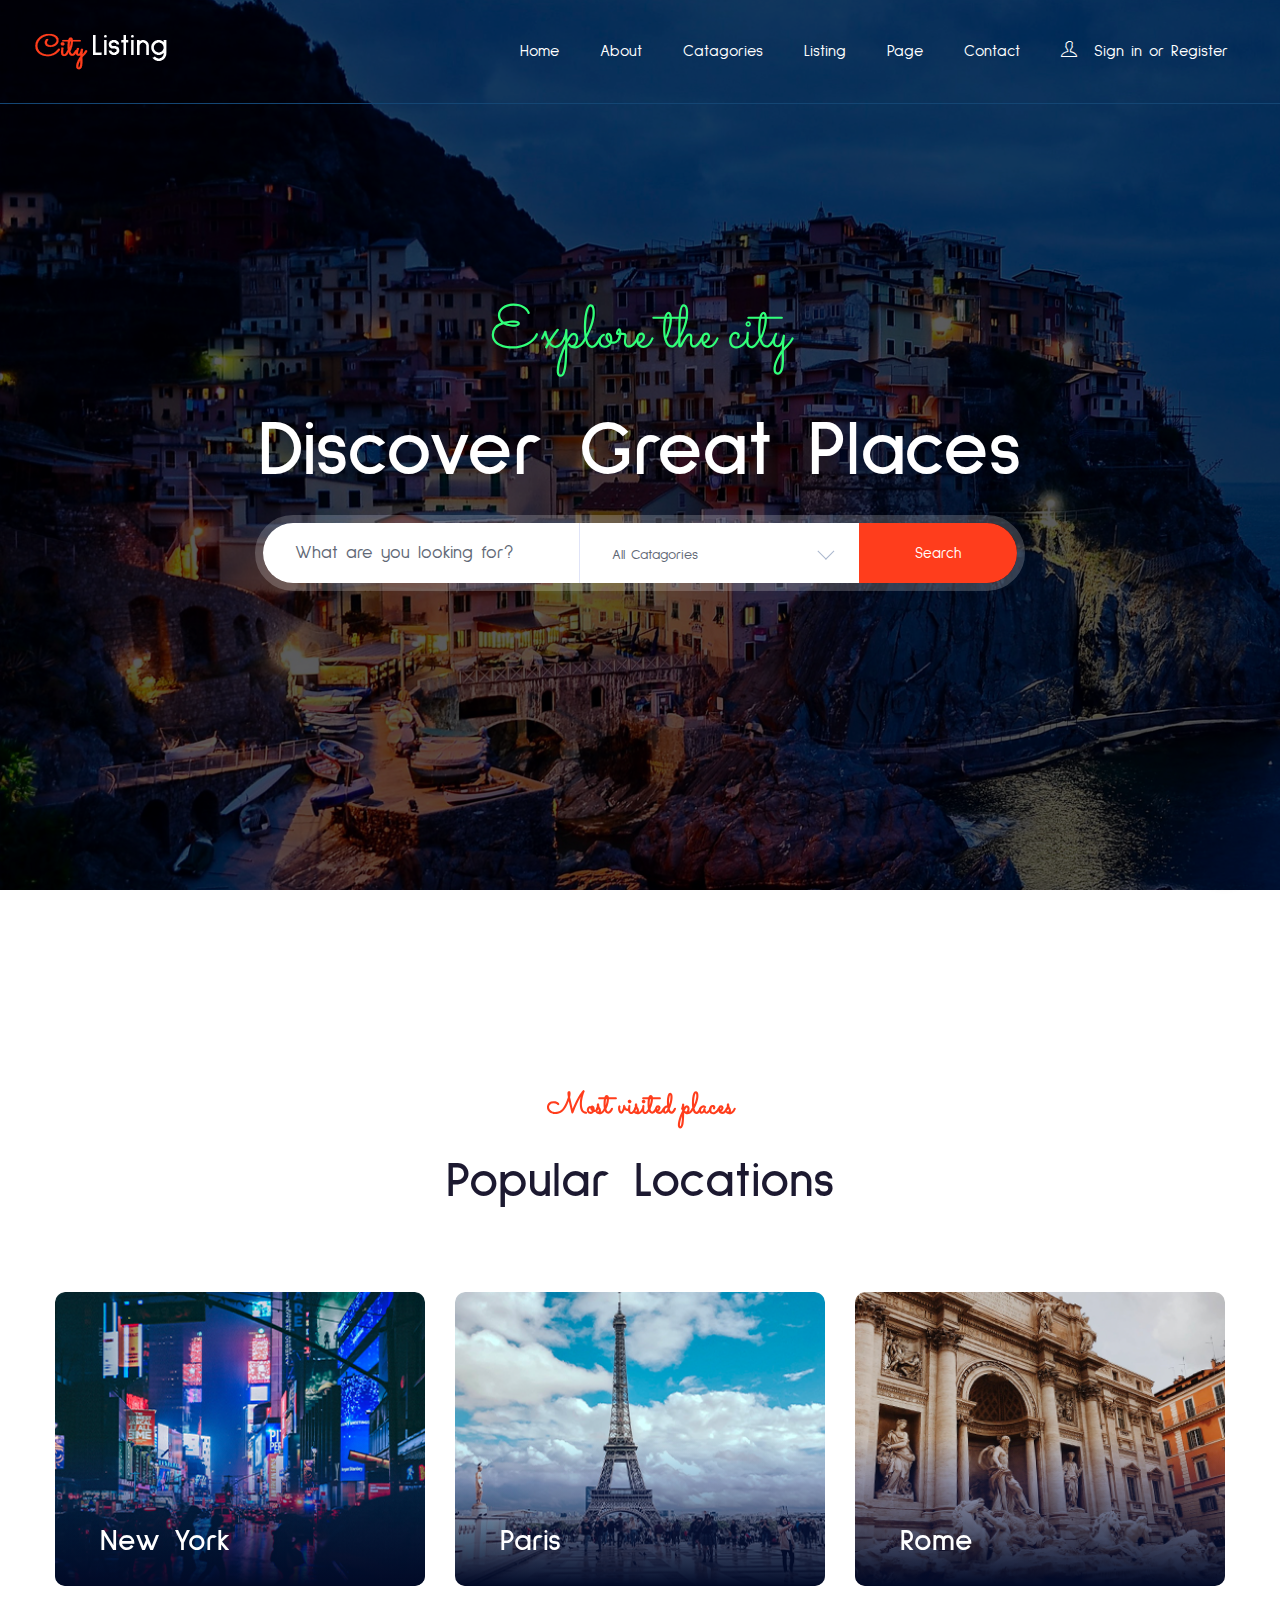
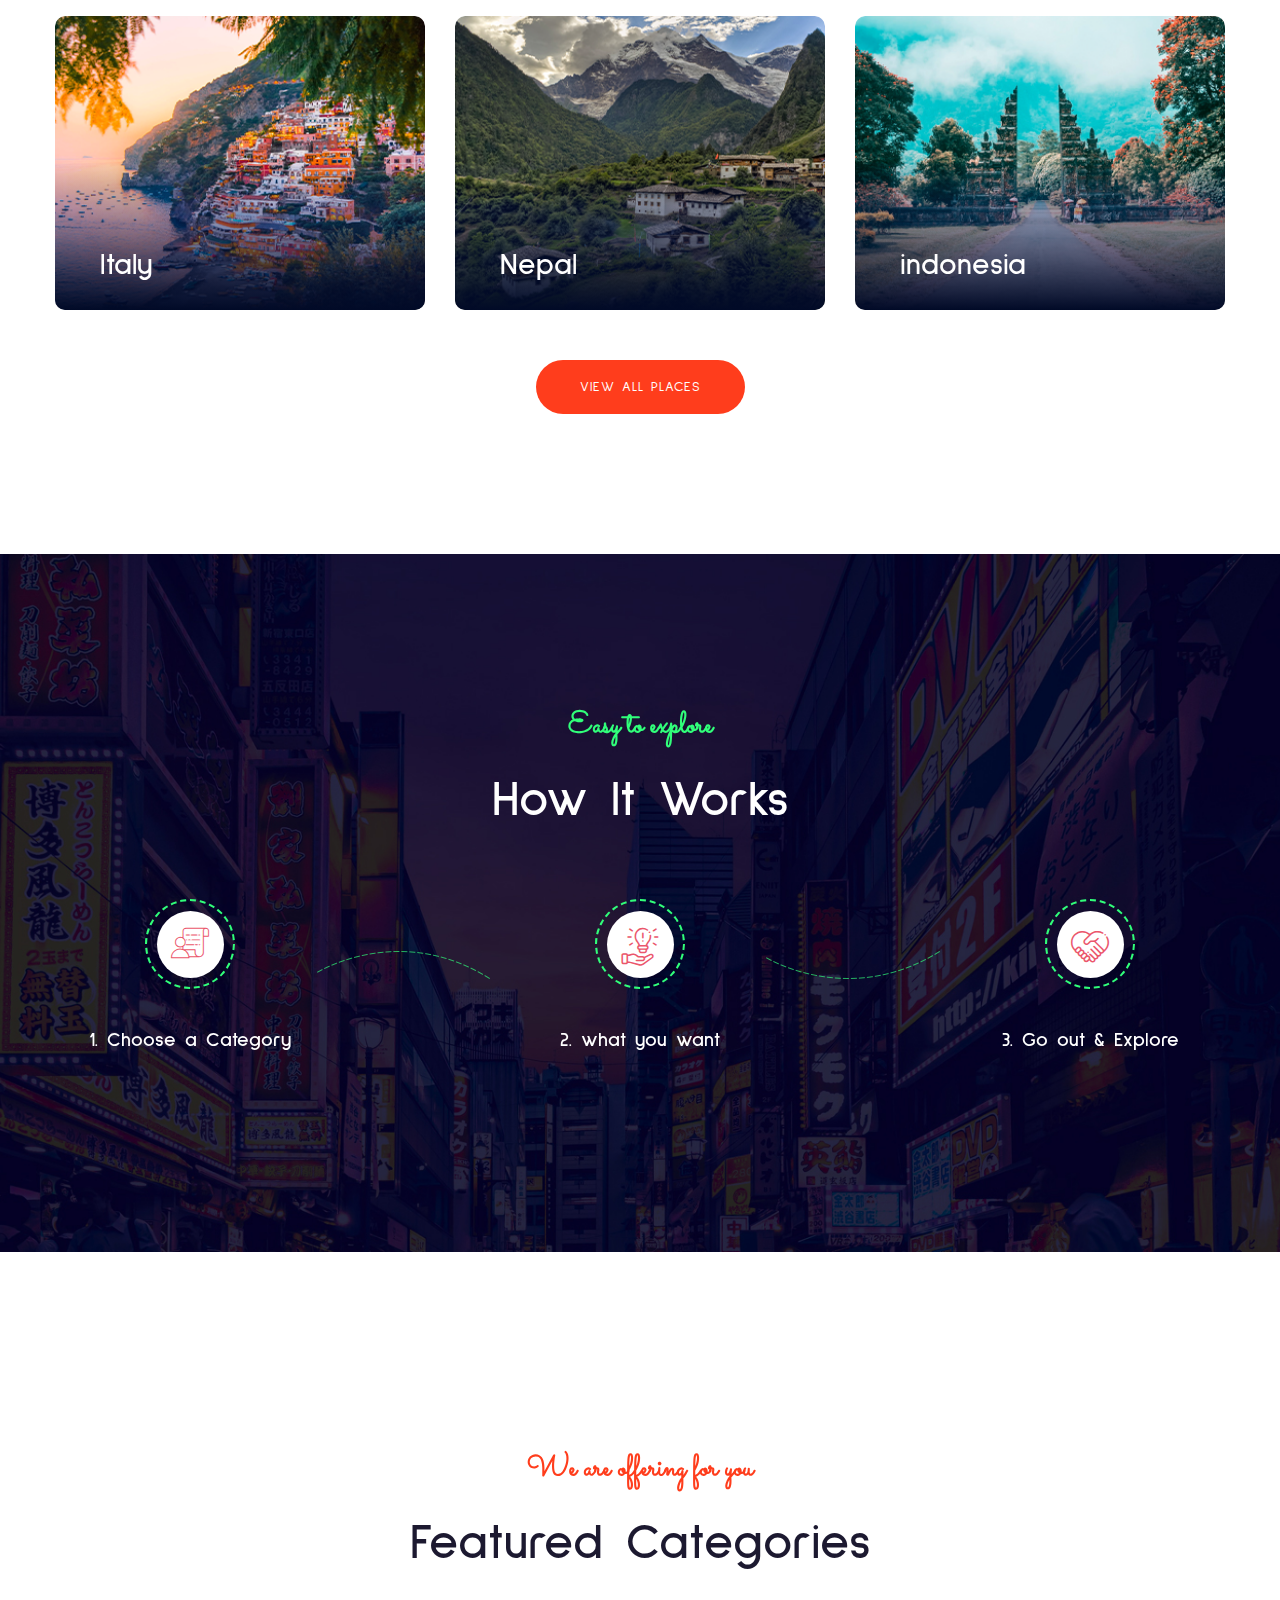
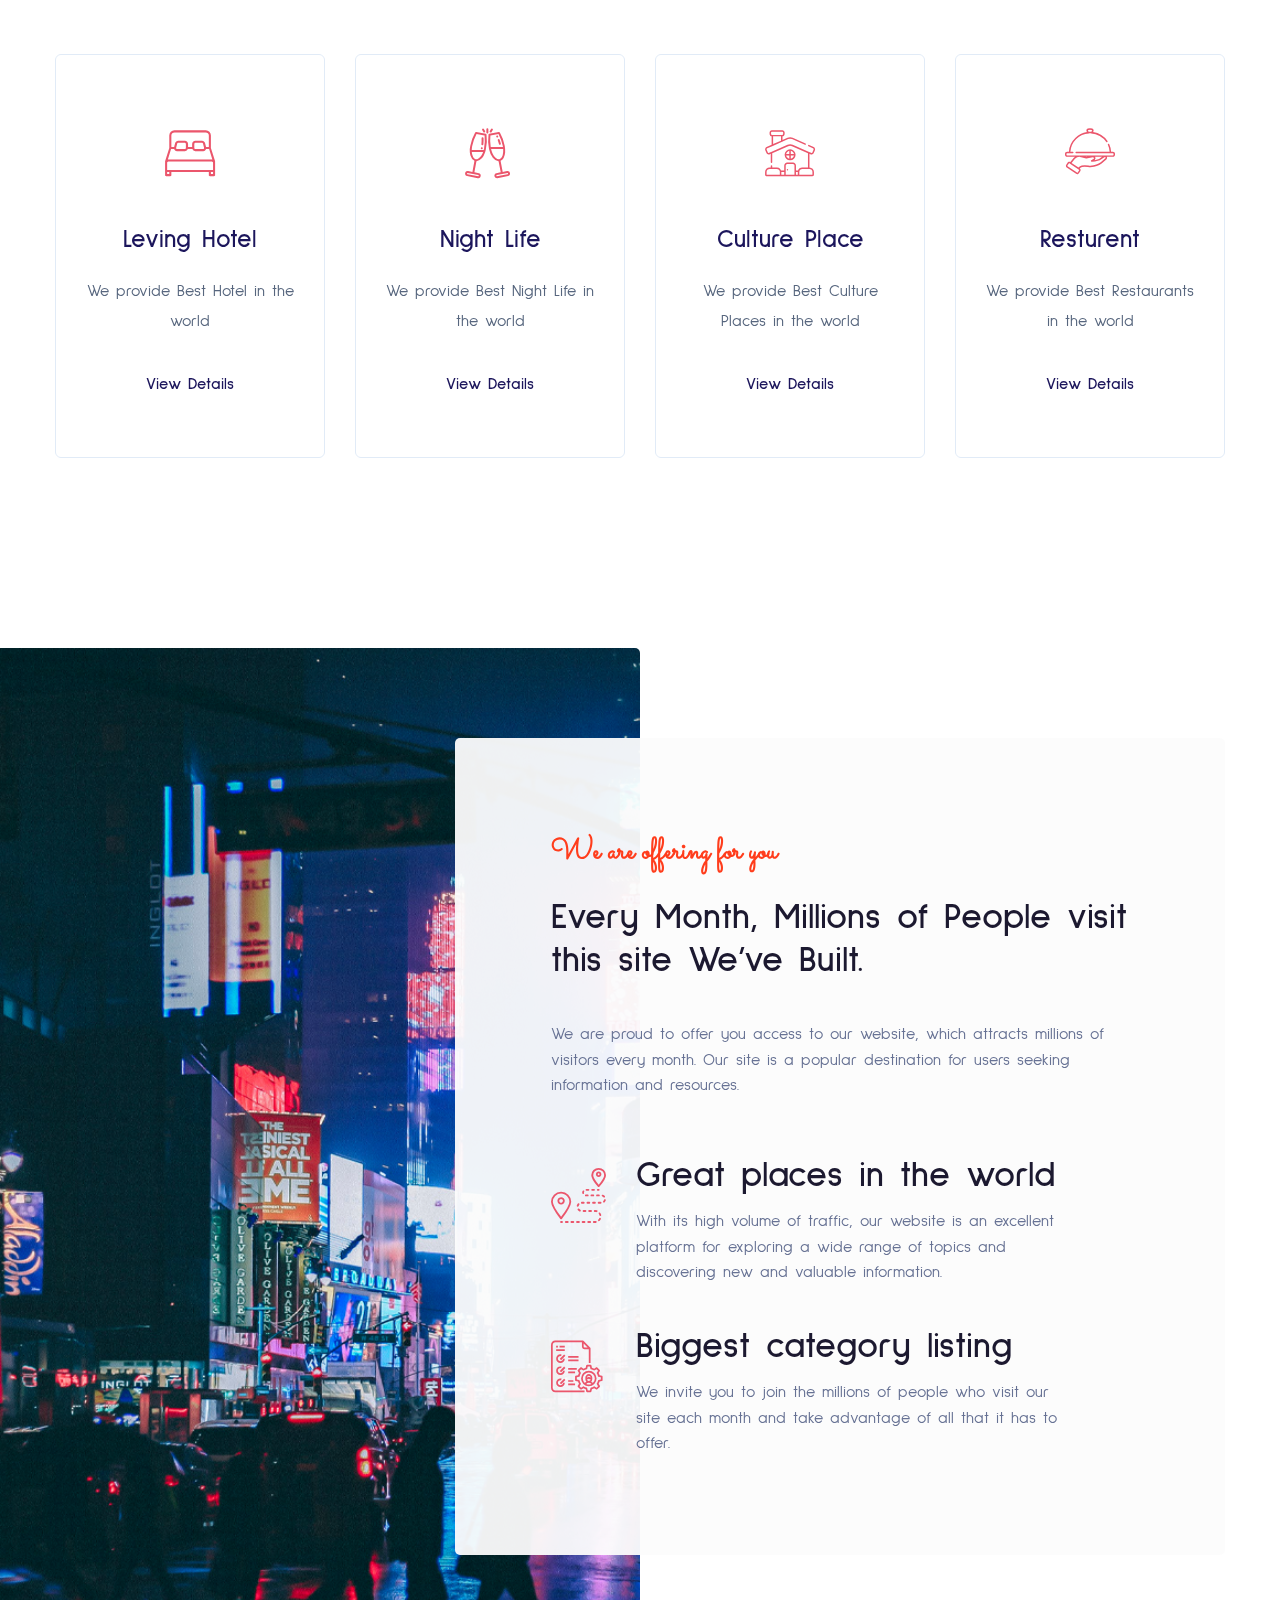
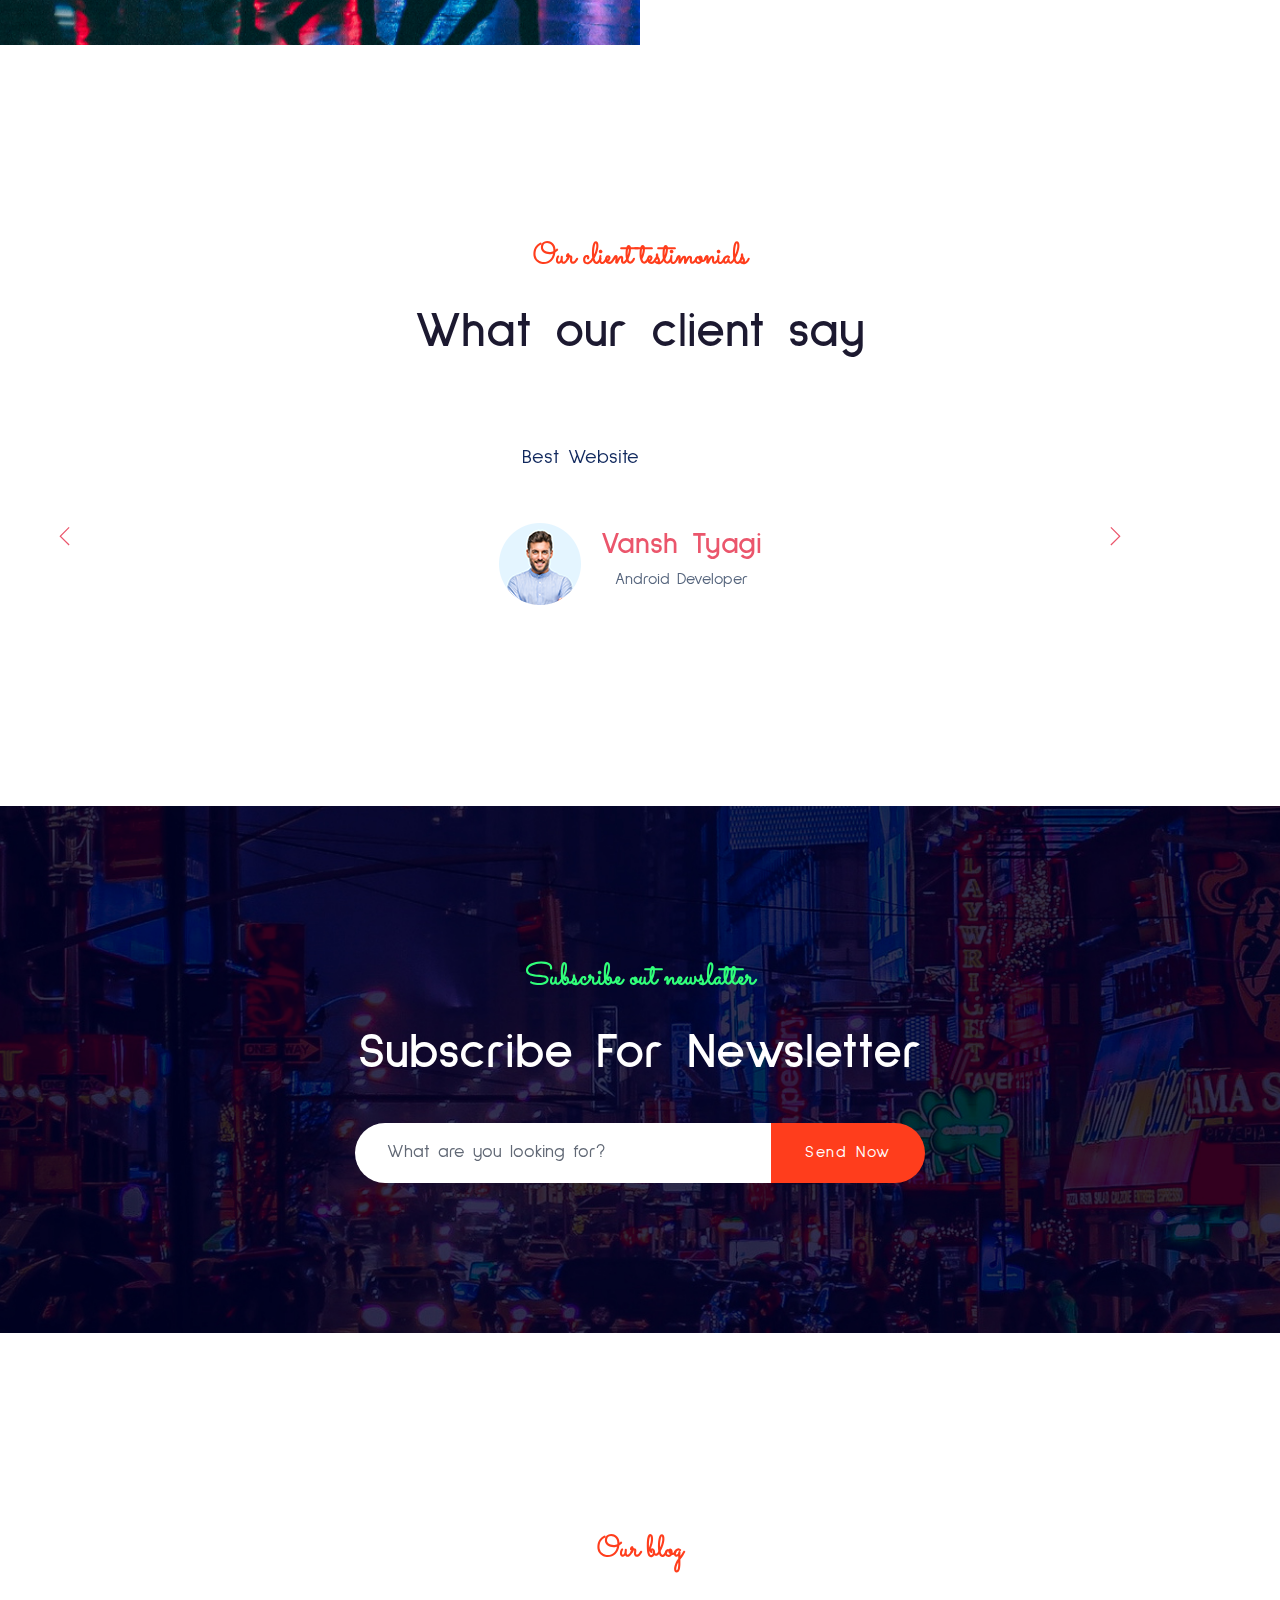
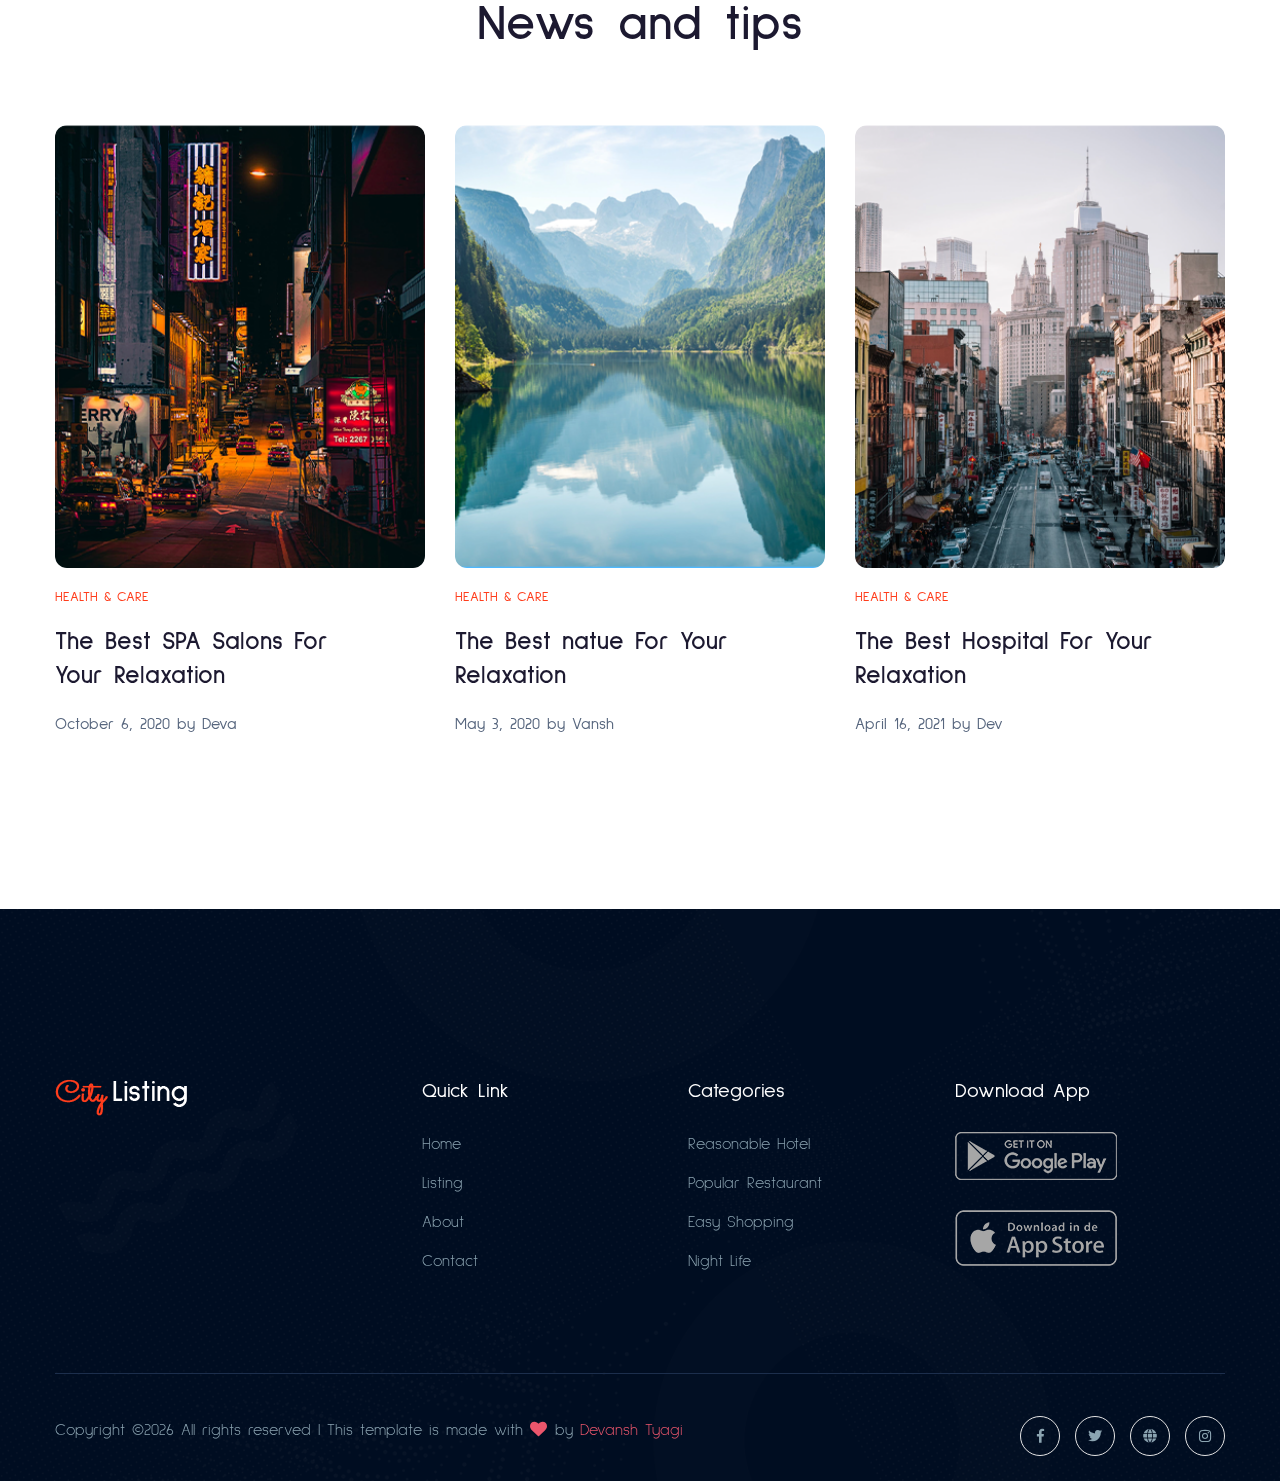
<file: citylisting-master/index.html>
<!doctype html>
<html class="no-js" lang="zxx">
    <head>
        <meta charset="utf-8">
        <meta http-equiv="x-ua-compatible" content="ie=edge">
        <title>City Listing</title>
        <meta name="description" content="">
        <meta name="viewport" content="width=device-width, initial-scale=1">
        <link rel="manifest" href="site.webmanifest">
		<link rel="shortcut icon" type="image/x-icon" href="assets/img/favicon.ico">

		<!-- CSS here -->
            <link rel="stylesheet" href="assets/css/bootstrap.min.css">
            <link rel="stylesheet" href="assets/css/owl.carousel.min.css">
            <link rel="stylesheet" href="assets/css/slicknav.css">
            <link rel="stylesheet" href="assets/css/flaticon.css">
            <link rel="stylesheet" href="assets/css/animate.min.css">
            <link rel="stylesheet" href="assets/css/magnific-popup.css">
            <link rel="stylesheet" href="assets/css/fontawesome-all.min.css">
            <link rel="stylesheet" href="assets/css/themify-icons.css">
            <link rel="stylesheet" href="assets/css/slick.css">
            <link rel="stylesheet" href="assets/css/nice-select.css">
            <link rel="stylesheet" href="assets/css/style.css">
   </head>

   <body>
    <!-- Preloader Start -->
    <div id="preloader-active">
        <div class="preloader d-flex align-items-center justify-content-center">
            <div class="preloader-inner position-relative">
                <div class="preloader-circle"></div>
                <div class="preloader-img pere-text">
                    <img src="assets/img/logo/loder.jpg" alt="">
                </div>
            </div>
        </div>
    </div>
    <!-- Preloader Start -->
    <header>
        <!-- Header Start -->
       <div class="header-area header-transparent">
            <div class="main-header">
               <div class="header-bottom  header-sticky">
                    <div class="container-fluid">
                        <div class="row align-items-center">
                            <!-- Logo -->
                            <div class="col-xl-2 col-lg-2 col-md-1">
                                <div class="logo">
                                  <a href="index.html"><img src="assets/img/logo/logo.png" alt=""></a>
                                </div>
                            </div>
                            <div class="col-xl-10 col-lg-10 col-md-8">
                                <!-- Main-menu -->
                                <div class="main-menu f-right d-none d-lg-block">
                                    <nav>
                                        <ul id="navigation">                                                                                                                                     
                                            <li><a href="index.html">Home</a></li>
                                            <li><a href="about.html">About</a></li>
                                            <li><a href="catagori.html">Catagories</a></li>
                                            <li><a href="listing.html">Listing</a></li>
                                            <li><a href="#">Page</a>
                                                <ul class="submenu">
                                                    <li><a href="blog.html">Blog</a></li>
                                                    <li><a href="blog_details.html">Blog Details</a></li>
                                                </ul>
                                            </li>
                                            <li><a href="contact.html">Contact</a></li>
                                            <li class="login"><a href="#">
                                                <i class="ti-user"></i> Sign in or Register</a>
                                            </li>
                                        </ul>
                                    </nav>
                                </div>
                            </div>
                            <!-- Mobile Menu -->
                            <div class="col-12">
                                <div class="mobile_menu d-block d-lg-none"></div>
                            </div>
                        </div>
                    </div>
               </div>
            </div>
       </div>
        <!-- Header End -->
    </header>
    <main>

        <!-- Hero Area Start-->
        <div class="slider-area hero-overly">
            <div class="single-slider hero-overly  slider-height d-flex align-items-center">
                <div class="container">
                    <div class="row justify-content-center">
                        <div class="col-xl-8 col-lg-9">
                            <!-- Hero Caption -->
                            <div class="hero__caption">
                                <span>Explore the city</span>
                                <h1>Discover Great Places</h1>
                            </div>
                            <!--Hero form -->
                            <form action="#" class="search-box">
                                <div class="input-form">
                                    <input type="text" placeholder="What are you looking for?">
                                </div>
                                <div class="select-form">
                                    <div class="select-itms">
                                        <select name="select" id="select1">
                                            <option value="">All Catagories</option>
                                            <option value="">Catagories One</option>
                                            <option value="">Catagories Two</option>
                                            <option value="">Catagories Three</option>
                                            <option value="">Catagories Four</option>
                                        </select>
                                    </div>
                                </div>
                                <div class="search-form">
                                    <a href="#">Search</a>
                                </div>	
                            </form>	
                        </div>
                    </div>
                </div>

            </div>
        </div>
        <!--Hero Area End-->
        <!-- Popular Locations Start -->
        <div class="popular-location section-padding30">
            <div class="container">
                <div class="row">
                    <div class="col-lg-12">
                        <!-- Section Tittle -->
                        <div class="section-tittle text-center mb-80">
                            <span>Most visited places</span>
                            <h2>Popular Locations</h2>
                        </div>
                    </div>
                </div>
                <div class="row">
                    <div class="col-lg-4 col-md-6 col-sm-6">
                        <div class="single-location mb-30">
                            <div class="location-img">
                                <img src="assets/img/gallery/location1.png" alt="">
                            </div>
                            <div class="location-details">
                                <p>New York</p>
                                <a href="#" class="location-btn">65 <i class="ti-plus"></i> Location</a>
                            </div>
                        </div>
                    </div>
                    <div class="col-lg-4 col-md-6 col-sm-6">
                        <div class="single-location mb-30">
                            <div class="location-img">
                                <img src="assets/img/gallery/location2.png" alt="">
                            </div>
                            <div class="location-details">
                                <p>Paris</p>
                                <a href="#" class="location-btn">60 <i class="ti-plus"></i> Location</a>
                            </div>
                        </div>
                    </div>
                    <div class="col-lg-4 col-md-6 col-sm-6">
                        <div class="single-location mb-30">
                            <div class="location-img">
                                <img src="assets/img/gallery/location3.png" alt="">
                            </div>
                            <div class="location-details">
                                <p>Rome</p>
                                <a href="#" class="location-btn">50 <i class="ti-plus"></i> Location</a>
                            </div>
                        </div>
                    </div>
                    <div class="col-lg-4 col-md-6 col-sm-6">
                        <div class="single-location mb-30">
                            <div class="location-img">
                                <img src="assets/img/gallery/location4.png" alt="">
                            </div>
                            <div class="location-details">
                                <p>Italy</p>
                                <a href="#" class="location-btn">28 <i class="ti-plus"></i> Location</a>
                            </div>
                        </div>
                    </div>
                    <div class="col-lg-4 col-md-6 col-sm-6">
                        <div class="single-location mb-30">
                            <div class="location-img">
                                <img src="assets/img/gallery/location5.png" alt="">
                            </div>
                            <div class="location-details">
                                <p>Nepal</p>
                                <a href="#" class="location-btn">99 <i class="ti-plus"></i> Location</a>
                            </div>
                        </div>
                    </div>
                    <div class="col-lg-4 col-md-6 col-sm-6">
                        <div class="single-location mb-30">
                            <div class="location-img">
                                <img src="assets/img/gallery/location6.png" alt="">
                            </div>
                            <div class="location-details">
                                <p>indonesia</p>
                                <a href="#" class="location-btn">78 <i class="ti-plus"></i> Location</a>
                            </div>
                        </div>
                    </div>
                </div>
                <!-- More Btn -->
                <div class="row justify-content-center">
                    <div class="room-btn pt-20">
                        <a href="catagori.html" class="btn view-btn1">View All Places</a>
                    </div>
                </div>
            </div>
        </div>
        <!-- Popular Locations End -->
        <!-- Services Area Start -->
        <div class="services-area pt-150 pb-150 section-bg" data-background="assets/img/gallery/section_bg02.jpg">
            <div class="container">
                <div class="row">
                    <div class="col-lg-12">
                        <!-- Section Tittle -->
                        <div class="section-tittle section-tittle2 text-center mb-80">
                            <span>Easy to explore</span>
                            <h2>How It Works</h2>
                        </div>
                    </div>
                </div>
                <div class="row justify-content-between">
                    <div class="col-lg-3 col-md-6">
                        <div class="single-services text-center mb-50">
                            <div class="services-icon">
                                <span class="flaticon-list"></span>
                            </div>
                            <div class="services-cap">
                                <h5><a href="#">1. Choose a Category</a></h5>
                            </div>
                            <!-- Shpape -->
                            <img class="shape1 d-none d-lg-block" src="assets/img/icon/serices1.png" alt="">
                        </div>
                    </div>
                    <div class="col-lg-3 col-md-6">
                        <div class="single-services text-center mb-50">
                            <div class="services-icon">
                                <span class="flaticon-problem"></span>
                            </div>
                            <div class="services-cap">
                                <h5><a href="#">2. what you want</a></h5>
                            </div>
                            <img class="shape2 d-none d-lg-block" src="assets/img/icon/serices2.png" alt="">
                        </div>
                    </div>
                    <div class="col-lg-3 col-md-6">
                        <div class="single-services text-center mb-50">
                            <div class="services-icon">
                                <span class="flaticon-respect"></span>
                            </div>
                            <div class="services-cap">
                                <h5><a href="#">3. Go out & Explore</a></h5>
                            </div>
                        </div>
                    </div>
                </div>
            </div>
        </div>
        <!-- Services Area End -->
        <!-- Categories Area Start -->
        <div class="categories-area section-padding30">
            <div class="container">
                <div class="row">
                    <div class="col-lg-12">
                        <!-- Section Tittle -->
                        <div class="section-tittle text-center mb-80">
                            <span>We are offering for you</span>
                            <h2>Featured Categories</h2>
                        </div>
                    </div>
                </div>
                <div class="row">
                    <div class="col-lg-3 col-md-6 col-sm-6">
                        <div class="single-cat text-center mb-50">
                            <div class="cat-icon">
                                <span class="flaticon-bed"></span>
                            </div>
                            <div class="cat-cap">
                                <h5><a href="catagori.html">Leving Hotel</a></h5>
                                <p>We provide Best Hotel in the world</p>
                                <a href="catagori.html">View Details</a>
                            </div>
                        </div>
                    </div>
                    <div class="col-lg-3 col-md-6 col-sm-6">
                        <div class="single-cat text-center mb-50">
                            <div class="cat-icon">
                                <span class="flaticon-drink"></span>
                            </div>
                            <div class="cat-cap">
                                <h5><a href="catagori.html">Night Life</a></h5>
                                <p>We provide Best Night Life in the world</p>
                                <a href="catagori.html">View Details</a>
                            </div>
                        </div>
                    </div>
                    <div class="col-lg-3 col-md-6 col-sm-6">
                        <div class="single-cat text-center mb-50">
                            <div class="cat-icon">
                                <span class="flaticon-home"></span>
                            </div>
                            <div class="cat-cap">
                                <h5><a href="catagori.html">Culture Place</a></h5>
                                <p>We provide Best Culture Places in the world</p>
                                <a href="catagori.html">View Details</a>
                            </div>
                        </div>
                    </div>
                    <div class="col-lg-3 col-md-6 col-sm-6">
                        <div class="single-cat text-center mb-50">
                            <div class="cat-icon">
                                <span class="flaticon-food"></span>
                            </div>
                            <div class="cat-cap">
                                <h5><a href="catagori.html">Resturent</a></h5>
                                <p>We provide Best Restaurants in the world</p>
                                <a href="catagori.html">View Details</a>
                            </div>
                        </div>
                    </div>
                 </div>
            </div>
        </div>
        <!-- Categories Area End -->
         <!-- peoples-visit Start -->
         <div class="peoples-visit dining-padding-top">
            <!-- Single Left img -->
            <div class="single-visit left-img">
                <div class="container">
                    <div class="row justify-content-end">
                        <div class="col-lg-8">
                            <div class="visit-caption">
                                <span>We are offering for you</span>
                                <h3>Every Month, Millions of People 
                                    visit this site We’ve Built.</h3>
                                <p>We are proud to offer you access to our website, which attracts millions of visitors every month. Our site is a popular destination for users seeking information and resources.</p>
                                <!--Single Visit categories -->
                                <div class="visit-categories mb-40">
                                    <div class="visit-location">
                                        <span class="flaticon-travel"></span>
                                    </div>
                                    <div class="visit-cap">
                                        <h4>Great places in the world</h4>
                                        <p>With its high volume of traffic, our website is an excellent platform for exploring a wide range of topics and discovering new and valuable information.
                                        </p>
                                    </div>
                                </div>
                                <!--Single Visit categories -->
                                <div class="visit-categories">
                                    <div class="visit-location">
                                        <span class="flaticon-work"></span>
                                    </div>
                                    <div class="visit-cap">
                                        <h4>Biggest category listing</h4>
                                        <p> We invite you to join the millions of people who visit our site each month and take advantage of all that it has to offer.
                                        </p>
                                    </div>
                                </div>
                            </div>
                        </div>
                    </div>
                </div>
            </div>
        </div>
        <!-- peoples-visit End -->
        <!-- Testimonial Start -->
        <div class="testimonial-area testimonial-padding">
            <div class="container">
                <div class="row">
                    <div class="col-lg-12">
                        <!-- Section Tittle -->
                        <div class="section-tittle text-center mb-80">
                            <span>Our client testimonials</span>
                            <h2>What our client say</h2>
                        </div> 
                    </div>
                </div>
                <div class="row align-items-center">
                    <div class="col-lg-11 col-md-11">
                        <div class="h1-testimonial-active">
                            <!-- Single Testimonial -->
                            <div class="single-testimonial text-center">
                                <!-- Testimonial Content -->
                                <div class="testimonial-caption ">
                                    <div class="testimonial-top-cap">
                                        <p>Best Website</p>
                                    </div>
                                    <!-- founder -->
                                    <div class="testimonial-founder d-flex align-items-center justify-content-center mb-30">
                                        <div class="founder-img">
                                            <img src="assets/img/testmonial/Homepage_testi.png" alt="">
                                        </div>
                                        <div class="founder-text">
                                            <span>Vansh Tyagi</span>
                                            <p>Android Developer</p>
                                        </div>
                                    </div>
                                </div>
                            </div>
                            <!-- Single Testimonial -->
                            <div class="single-testimonial text-center">
                                <!-- Testimonial Content -->
                                <div class="testimonial-caption ">
                                    <div class="testimonial-top-cap">
                                        <p>Great Website for booking</p>
                                    </div>
                                    <!-- founder -->
                                    <div class="testimonial-founder d-flex align-items-center justify-content-center mb-30">
                                        <div class="founder-img">
                                            <img src="assets/img/testmonial/Homepage_testi.png" alt="">
                                        </div>
                                        <div class="founder-text">
                                            <span>Dev Tyagi</span>
                                            <p>Web Developer</p>
                                        </div>
                                    </div>
                                </div>
                            </div>
                        </div>
                    </div>
                </div>
            </div>
        </div>
        <!-- Testimonial End -->
        <!-- Subscribe Area Start -->
        <div class="subscribe-area section-bg pt-150 pb-150" data-background="assets/img/gallery/section_bg04.jpg">
            <div class="container">
                <div class="row justify-content-center">
                    <div class="col-xl-6 col-lg-8">
                        <!-- Section Tittle -->
                        <div class="section-tittle section-tittle2 text-center mb-40">
                            <span>Subscribe out newslatter</span>
                            <h2>Subscribe For Newsletter</h2>
                        </div> 
                        <!--Hero form -->
                        <form action="#" class="search-box">
                            <div class="input-form">
                                <input type="text" placeholder="What are you looking for?">
                            </div>
                            <div class="search-form">
                                <a href="#">Send Now</a>
                            </div>	
                        </form>	
                    </div>
                </div>
            </div>
        </div>
        <!-- Subscribe Area End -->
        <!-- Blog Ara Start -->
        <div class="home-blog-area section-padding30">
            <div class="container">
                <div class="row">
                    <div class="col-lg-12">
                        <!-- Section Tittle -->
                        <div class="section-tittle text-center mb-70">
                            <span>Our blog</span>
                            <h2>News and tips</h2>
                        </div> 
                    </div>
                </div>
                <div class="row">
                    <div class="col-xl-4 col-lg-4 col-md-6 col-sm-6">
                        <div class="single-team mb-30">
                            <div class="team-img">
                                <img src="assets/img/gallery/home_blog1.png" alt="">
                            </div>
                            <div class="team-caption">
                                <span>HEALTH & CARE</span>
                                <h3><a href="blog.html">The Best SPA Salons For
                                    Your Relaxation</a></h3>
                                <p>October 6, 2020 by Deva</p>
                            </div>
                        </div>
                    </div>
                    <div class="col-xl-4 col-lg-4 col-md-6 col-sm-6">
                        <div class="single-team mb-30">
                            <div class="team-img">
                                <img src="assets/img/gallery/home_blog2.png" alt="">
                            </div>
                            <div class="team-caption">
                                <span>HEALTH & CARE</span>
                                <h3><a href="blog.html">The Best natue For
                                    Your Relaxation</a></h3>
                                <p>May 3, 2020 by Vansh</p>
                            </div>
                        </div>
                    </div>
                    <div class="col-xl-4 col-lg-4 col-md-6 col-sm-6">
                        <div class="single-team mb-30">
                            <div class="team-img">
                                <img src="assets/img/gallery/home_blog3.png" alt="">
                            </div>
                            <div class="team-caption">
                                <span>HEALTH & CARE</span>
                                <h3><a href="blog.html">The Best Hospital For
                                    Your Relaxation</a></h3>
                                <p>April 16, 2021 by Dev</p>
                            </div>
                        </div>
                    </div>
                </div>
            </div>
        </div>
        <!-- Blog Ara End -->

    </main>
    <footer>
        <!-- Footer Start-->
        <div class="footer-area">
            <div class="container">
               <div class="footer-top footer-padding">
                    <div class="row justify-content-between">
                        <div class="col-xl-3 col-lg-4 col-md-4 col-sm-6">
                            <div class="single-footer-caption mb-50">
                                <div class="single-footer-caption mb-30">
                                    <!-- logo -->
                                    <div class="footer-logo">
                                        <a href="index.html"><img src="assets/img/logo/logo2_footer.png" alt=""></a>
                                    </div>
                                </div>
                            </div>
                        </div>
                        <div class="col-xl-2 col-lg-2 col-md-4 col-sm-6">
                            <div class="single-footer-caption mb-50">
                                <div class="footer-tittle">
                                    <h4>Quick Link</h4>
                                    <ul>
                                        <li><a href="#">Home</a></li>
                                        <li><a href="#">Listing</a></li>
                                        <li><a href="#">About</a></li>
                                        <li><a href="#">Contact</a></li>
                                    </ul>
                                </div>
                            </div>
                        </div>
                        <div class="col-xl-2 col-lg-3 col-md-4 col-sm-6">
                            <div class="single-footer-caption mb-50">
                                <div class="footer-tittle">
                                    <h4>Categories</h4>
                                    <ul>
                                        <li><a href="#">Reasonable Hotel</a></li>
                                        <li><a href="#">Popular Restaurant</a></li>
                                        <li><a href="#">Easy Shopping</a></li>
                                        <li><a href="#">Night Life</a></li>     
                                    </ul>
                                </div>
                            </div>
                        </div>
                        <div class="col-xl-3 col-lg-3 col-md-4 col-sm-6">
                            <div class="single-footer-caption mb-50">
                                <div class="footer-tittle">
                                    <h4>Download App</h4>
                                    <ul>
                                        <li class="app-log"><a href="#"><img src="assets/img/gallery/app-logo.png" alt=""></a></li>
                                        <li><a href="#"><img src="assets/img/gallery/app-logo2.png" alt=""></a></li>
                                    </ul>
                                </div>
                            </div>
                        </div>
                    </div>
               </div>
                <div class="footer-bottom">
                    <div class="row d-flex justify-content-between align-items-center">
                        <div class="col-xl-9 col-lg-8">
                            <div class="footer-copy-right">
                                <p><!-- Link back to Colorlib can't be removed. Template is licensed under CC BY 3.0. -->
  Copyright &copy;<script>document.write(new Date().getFullYear());</script> All rights reserved | This template is made with <i class="fa fa-heart" aria-hidden="true"></i> by <a href="https://colorlib.com" target="_blank">Devansh Tyagi</a>
  <!-- Link back to Colorlib can't be removed. Template is licensed under CC BY 3.0. --></p>
                            </div>
                        </div>
                        <div class="col-xl-3 col-lg-4">
                            <!-- Footer Social -->
                            <div class="footer-social f-right">
                                <a href="#"><i class="fab fa-facebook-f"></i></a>
                                <a href="#"><i class="fab fa-twitter"></i></a>
                                <a href="#"><i class="fas fa-globe"></i></a>
                                <a href="#"><i class="fab fa-instagram"></i></a>
                            </div>
                        </div>
                    </div>
               </div>
            </div>
        </div>
        <!-- Footer End-->
    </footer>
    <!-- Scroll Up -->
    <div id="back-top" >
        <a title="Go to Top" href="#"> <i class="fas fa-level-up-alt"></i></a>
    </div>


    <!-- JS here -->
		<!-- All JS Custom Plugins Link Here here -->
        <script src="./assets/js/vendor/modernizr-3.5.0.min.js"></script>
		<!-- Jquery, Popper, Bootstrap -->
		<script src="./assets/js/vendor/jquery-1.12.4.min.js"></script>
        <script src="./assets/js/popper.min.js"></script>
        <script src="./assets/js/bootstrap.min.js"></script>
	    <!-- Jquery Mobile Menu -->
        <script src="./assets/js/jquery.slicknav.min.js"></script>

		<!-- Jquery Slick , Owl-Carousel Plugins -->
        <script src="./assets/js/owl.carousel.min.js"></script>
        <script src="./assets/js/slick.min.js"></script>
		<!-- One Page, Animated-HeadLin -->
        <script src="./assets/js/wow.min.js"></script>
		<script src="./assets/js/animated.headline.js"></script>
        <script src="./assets/js/jquery.magnific-popup.js"></script>

		<!-- Nice-select, sticky -->
        <script src="./assets/js/jquery.nice-select.min.js"></script>
		<script src="./assets/js/jquery.sticky.js"></script>
        
        <!-- contact js -->
        <script src="./assets/js/contact.js"></script>
        <script src="./assets/js/jquery.form.js"></script>
        <script src="./assets/js/jquery.validate.min.js"></script>
        <script src="./assets/js/mail-script.js"></script>
        <script src="./assets/js/jquery.ajaxchimp.min.js"></script>
        
		<!-- Jquery Plugins, main Jquery -->	
        <script src="./assets/js/plugins.js"></script>
        <script src="./assets/js/main.js"></script>
        
    </body>
</html>
</file>
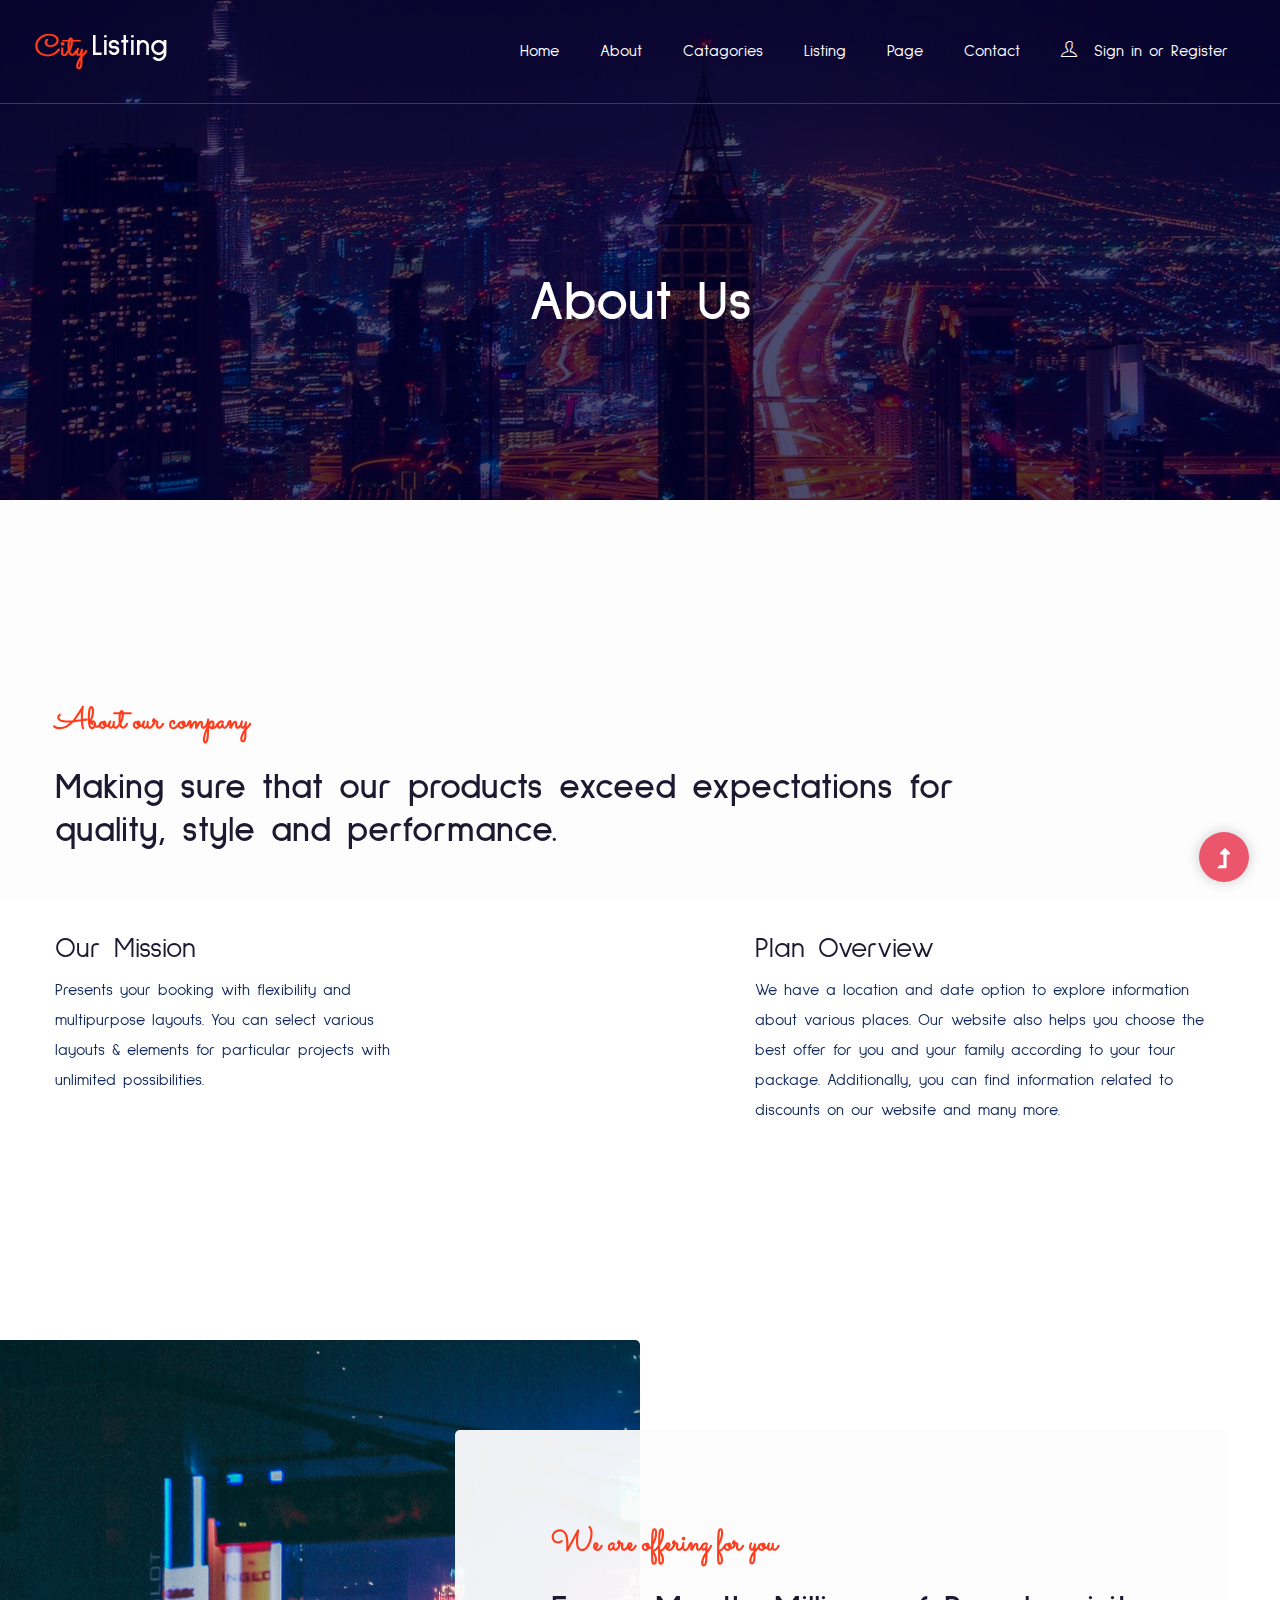
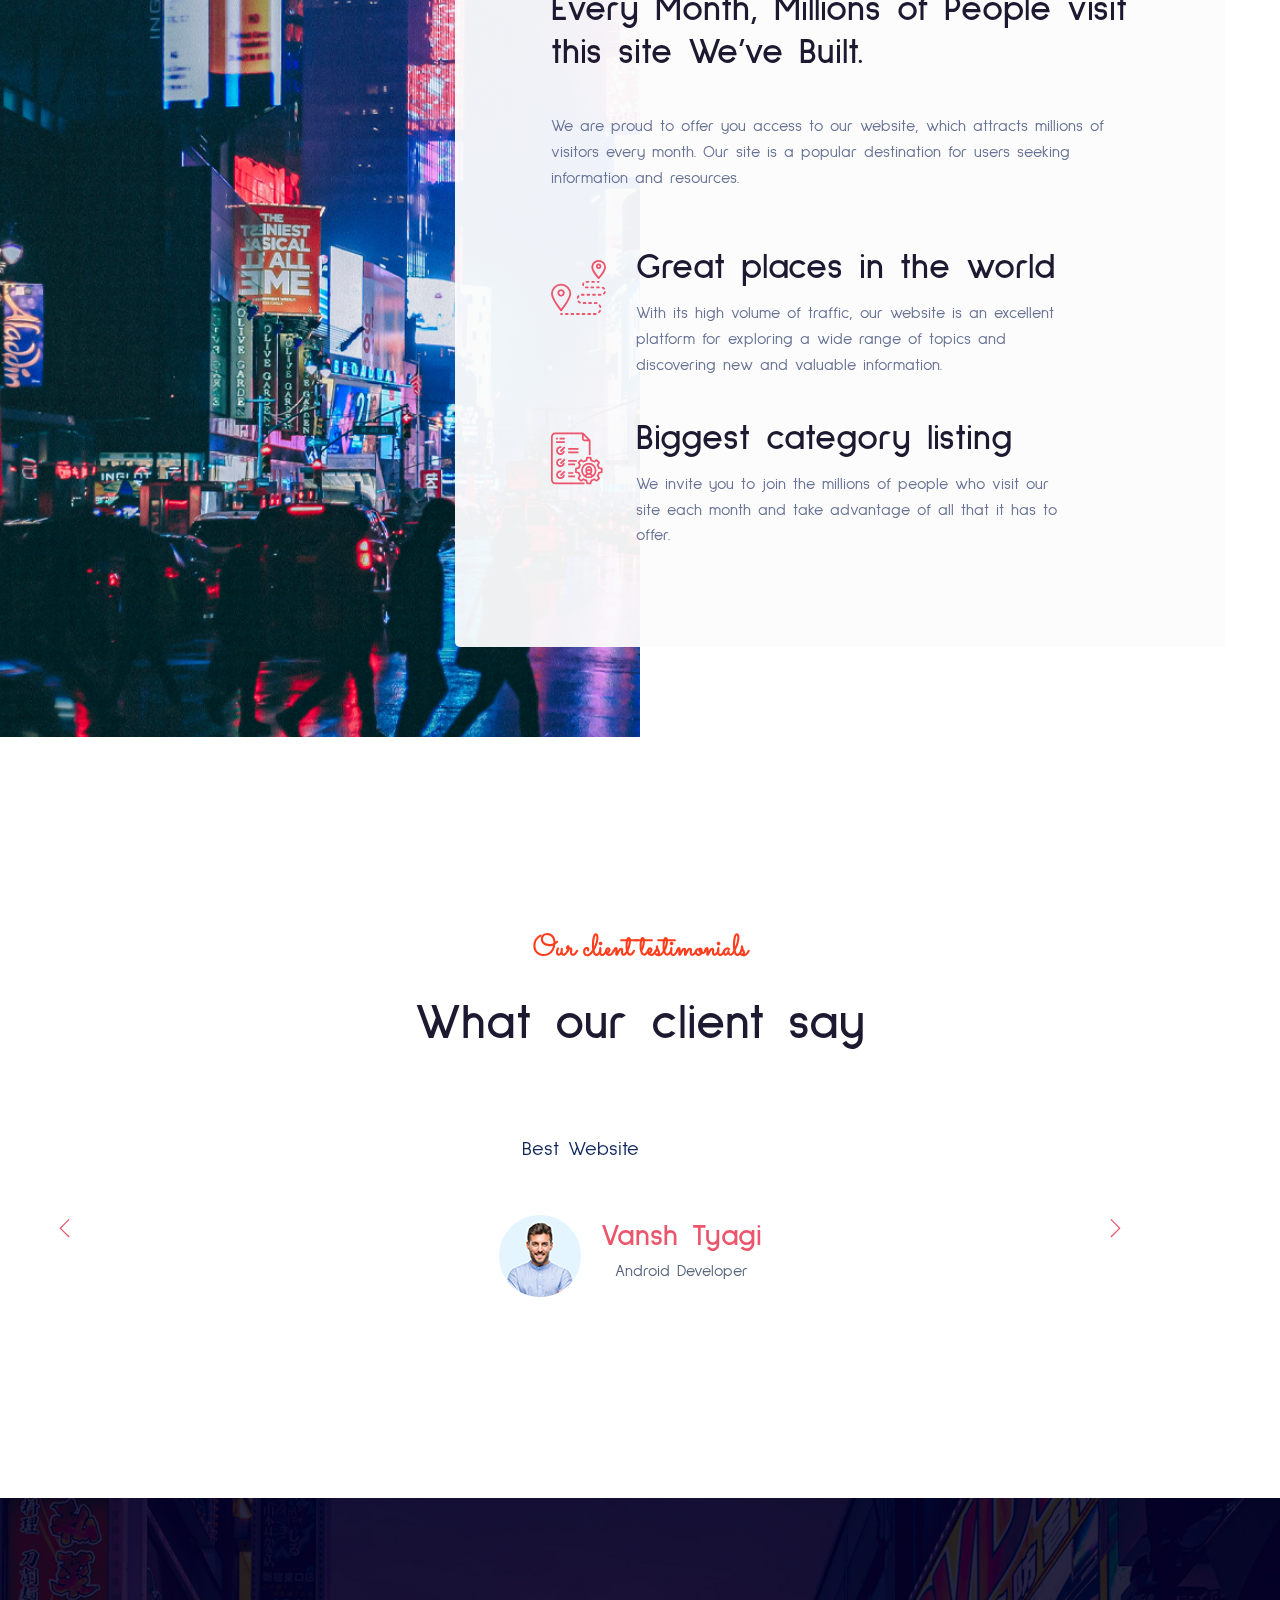
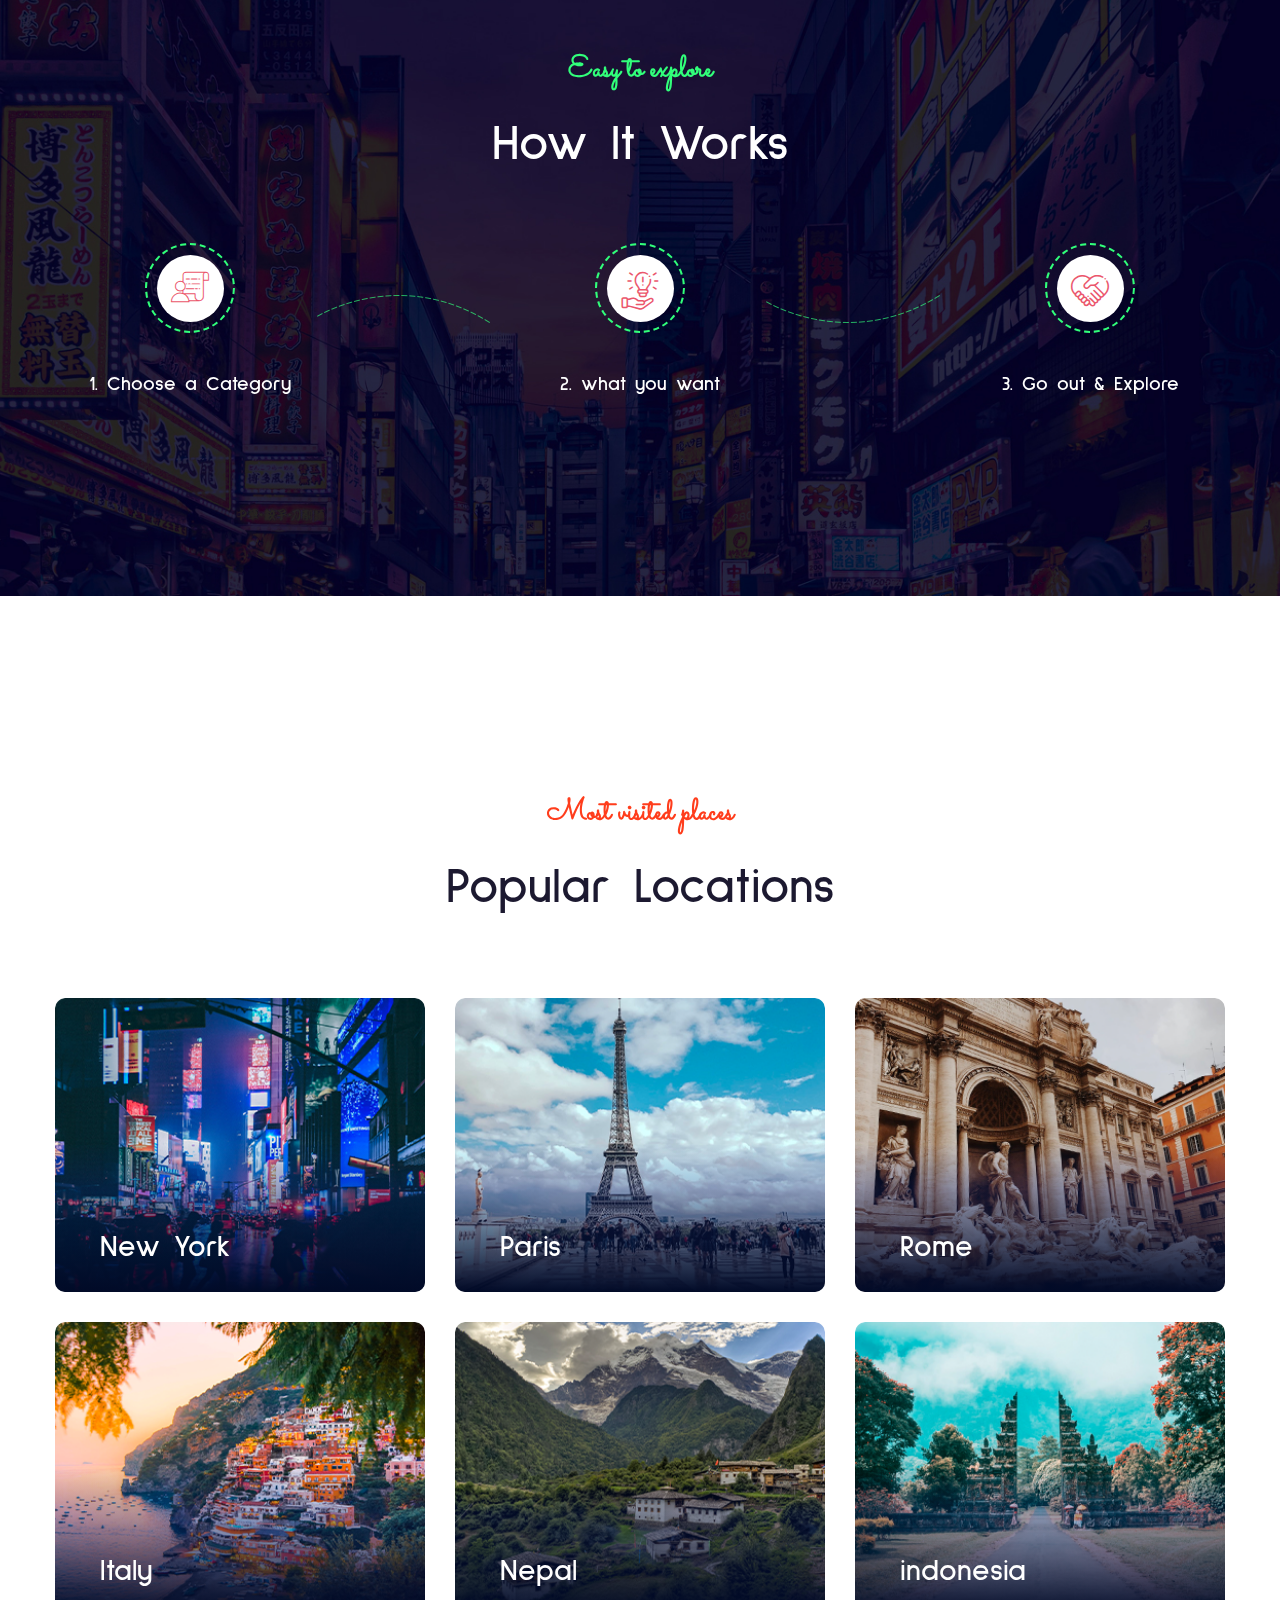
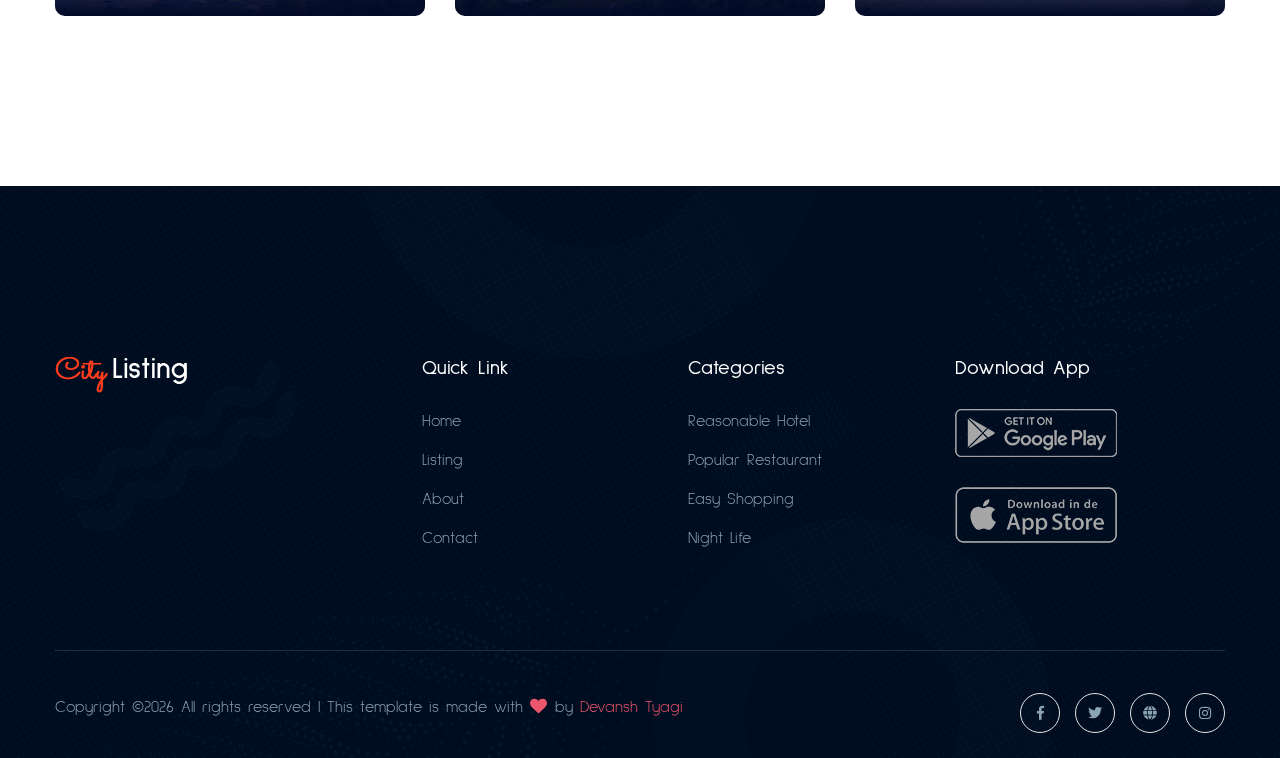
<file: citylisting-master/about.html>
<!doctype html>
<html class="no-js" lang="zxx">
    <head>
        <meta charset="utf-8">
        <meta http-equiv="x-ua-compatible" content="ie=edge">
        <title>City Listing</title>
        <meta name="description" content="">
        <meta name="viewport" content="width=device-width, initial-scale=1">
        <link rel="manifest" href="site.webmanifest">
		<link rel="shortcut icon" type="image/x-icon" href="assets/img/favicon.ico">

		<!-- CSS here -->
            <link rel="stylesheet" href="assets/css/bootstrap.min.css">
            <link rel="stylesheet" href="assets/css/owl.carousel.min.css">
            <link rel="stylesheet" href="assets/css/slicknav.css">
            <link rel="stylesheet" href="assets/css/flaticon.css">
            <link rel="stylesheet" href="assets/css/animate.min.css">
            <link rel="stylesheet" href="assets/css/magnific-popup.css">
            <link rel="stylesheet" href="assets/css/fontawesome-all.min.css">
            <link rel="stylesheet" href="assets/css/themify-icons.css">
            <link rel="stylesheet" href="assets/css/slick.css">
            <link rel="stylesheet" href="assets/css/nice-select.css">
            <link rel="stylesheet" href="assets/css/style.css">
   </head>

   <body>
    <!-- Preloader Start -->
    <div id="preloader-active">
        <div class="preloader d-flex align-items-center justify-content-center">
            <div class="preloader-inner position-relative">
                <div class="preloader-circle"></div>
                <div class="preloader-img pere-text">
                    <img src="assets/img/logo/loder.jpg" alt="">
                </div>
            </div>
        </div>
    </div>
    <!-- Preloader Start -->
    <header>
        <!-- Header Start -->
       <div class="header-area header-transparent">
            <div class="main-header">
               <div class="header-bottom  header-sticky">
                    <div class="container-fluid">
                        <div class="row align-items-center">
                            <!-- Logo -->
                            <div class="col-xl-2 col-lg-2 col-md-1">
                                <div class="logo">
                                  <a href="index.html"><img src="assets/img/logo/logo.png" alt=""></a>
                                </div>
                            </div>
                            <div class="col-xl-10 col-lg-10 col-md-8">
                                <!-- Main-menu -->
                                <div class="main-menu f-right d-none d-lg-block">
                                    <nav>
                                        <ul id="navigation">                                                                                                                                     
                                            <li><a href="index.html">Home</a></li>
                                            <li><a href="about.html">About</a></li>
                                            <li><a href="catagori.html">Catagories</a></li>
                                            <li><a href="listing.html">Listing</a></li>
                                            <li><a href="#">Page</a>
                                                <ul class="submenu">
                                                    <li><a href="blog.html">Blog</a></li>
                                                    <li><a href="blog_details.html">Blog Details</a></li>
                                                </ul>
                                            </li>
                                            <li><a href="contact.html">Contact</a></li>
                                            <li class="login"><a href="#">
                                                <i class="ti-user"></i> Sign in or Register</a>
                                            </li>
                                        </ul>
                                    </nav>
                                </div>
                            </div>
                            <!-- Mobile Menu -->
                            <div class="col-12">
                                <div class="mobile_menu d-block d-lg-none"></div>
                            </div>
                        </div>
                    </div>
               </div>
            </div>
       </div>
        <!-- Header End -->
    </header>
    <main>
        <!-- Hero Start-->
        <div class="hero-area2  slider-height2 hero-overly2 d-flex align-items-center ">
            <div class="container">
                <div class="row">
                    <div class="col-xl-12">
                        <div class="hero-cap text-center pt-50">
                            <h2>About us</h2>
                        </div>
                    </div>
                </div>
            </div>
        </div>
        <!--Hero End -->
        <!-- About Details Start -->
        <div class="about-details section-padding2">
            <div class="container">
                <div class="row">
                    <div class="col-lg-10 col-md-10">
                        <!-- Section Tittle -->
                        <div class="section-tittle section-tittle5 mb-80">
                            <span>About our company</span>
                            <h2>Making sure that our products exceed expectations 
                                for quality, style and performance.</h2>
                        </div> 
                    </div>
                </div>
                <div class="row justify-content-between">
                    <div class="col-lg-4">
                        <h3>Our Mission</h3>
                        <p>Presents your booking with flexibility and multipurpose layouts. You can select various layouts & elements for particular projects with unlimited possibilities.</p>
                    </div>
                    <div class="col-lg-5">
                        <h3>Plan Overview</h3>
                        <p>We have a location and date option to explore information about various places. Our website also helps you choose the best offer for you and your family according to your tour package. Additionally, you can find information related to discounts on our website and many more.</p>
                    </div>
                </div>
            </div>
        </div>
        <!-- About Details End -->
        <!-- peoples-visit Start -->
        
        <div class="peoples-visit dining-padding-top">
            <!-- Single Left img -->
            <div class="single-visit left-img">
                <div class="container">
                    <div class="row justify-content-end">
                        <div class="col-lg-8">
                            <div class="visit-caption">
                                <span>We are offering for you</span>
                                <h3>Every Month, Millions of People 
                                    visit this site We’ve Built.</h3>
                                <p>We are proud to offer you access to our website, which attracts millions of visitors every month. Our site is a popular destination for users seeking information and resources.</p>
                                <!--Single Visit categories -->
                                <div class="visit-categories mb-40">
                                    <div class="visit-location">
                                        <span class="flaticon-travel"></span>
                                    </div>
                                    <div class="visit-cap">
                                        <h4>Great places in the world</h4>
                                        <p>With its high volume of traffic, our website is an excellent platform for exploring a wide range of topics and discovering new and valuable information.
                                        </p>
                                    </div>
                                </div>
                                <!--Single Visit categories -->
                                <div class="visit-categories">
                                    <div class="visit-location">
                                        <span class="flaticon-work"></span>
                                    </div>
                                    <div class="visit-cap">
                                        <h4>Biggest category listing</h4>
                                        <p>We invite you to join the millions of people who visit our site each month and take advantage of all that it has to offer.
                                        </p>
                                    </div>
                                </div>
                            </div>
                        </div>
                    </div>
                </div>
            </div>
        </div>
        <!-- peoples-visit End -->
        <!-- Testimonial Start -->
        <div class="testimonial-area testimonial-padding">
            <div class="container">
                <div class="row">
                    <div class="col-lg-12">
                        <!-- Section Tittle -->
                        <div class="section-tittle text-center mb-80">
                            <span>Our client testimonials</span>
                            <h2>What our client say</h2>
                        </div> 
                    </div>
                </div>
                <div class="row align-items-center">
                    <div class="col-lg-11 col-md-11">
                        <div class="h1-testimonial-active">
                            <!-- Single Testimonial -->
                            <div class="single-testimonial text-center">
                                <!-- Testimonial Content -->
                                <div class="testimonial-caption ">
                                    <div class="testimonial-top-cap">
                                        <p>Best Website</p>
                                    </div>
                                    <!-- founder -->
                                    <div class="testimonial-founder d-flex align-items-center justify-content-center mb-30">
                                        <div class="founder-img">
                                            <img src="assets/img/testmonial/Homepage_testi.png" alt="">
                                        </div>
                                        <div class="founder-text">
                                            <span>Vansh Tyagi</span>
                                            <p>Android Developer</p>
                                        </div>
                                    </div>
                                </div>
                            </div>
                            <!-- Single Testimonial -->
                            <div class="single-testimonial text-center">
                                <!-- Testimonial Content -->
                                <div class="testimonial-caption ">
                                    <div class="testimonial-top-cap">
                                        <p>Great Website for booking</p>
                                    </div>
                                    <!-- founder -->
                                    <div class="testimonial-founder d-flex align-items-center justify-content-center mb-30">
                                        <div class="founder-img">
                                            <img src="assets/img/testmonial/Homepage_testi.png" alt="">
                                        </div>
                                        <div class="founder-text">
                                            <span>Dev Tyagi</span>
                                            <p>Web Developer</p>
                                        </div>
                                    </div>
                                </div>
                            </div>
                        </div>
                    </div>
                </div>
            </div>
        </div>
        <!-- Testimonial End -->
        <!-- Services Area Start -->
        <div class="services-area pt-150 pb-150 section-bg" data-background="assets/img/gallery/section_bg02.jpg">
            <div class="container">
                <div class="row">
                    <div class="col-lg-12">
                        <!-- Section Tittle -->
                        <div class="section-tittle section-tittle2 text-center mb-80">
                            <span>Easy to explore</span>
                            <h2>How It Works</h2>
                        </div>
                    </div>
                </div>
                <div class="row justify-content-between">
                    <div class="col-lg-3 col-md-6">
                        <div class="single-services text-center mb-50">
                            <div class="services-icon">
                                <span class="flaticon-list"></span>
                            </div>
                            <div class="services-cap">
                                <h5><a href="#">1. Choose a Category</a></h5>
                            </div>
                            <!-- Shpape -->
                            <img class="shape1 d-none d-lg-block" src="assets/img/icon/serices1.png" alt="">
                        </div>
                    </div>
                    <div class="col-lg-3 col-md-6">
                        <div class="single-services text-center mb-50">
                            <div class="services-icon">
                                <span class="flaticon-problem"></span>
                            </div>
                            <div class="services-cap">
                                <h5><a href="#">2. what you want</a></h5>
                            </div>
                            <img class="shape2 d-none d-lg-block" src="assets/img/icon/serices2.png" alt="">
                        </div>
                    </div>
                    <div class="col-lg-3 col-md-6">
                        <div class="single-services text-center mb-50">
                            <div class="services-icon">
                                <span class="flaticon-respect"></span>
                            </div>
                            <div class="services-cap">
                                <h5><a href="#">3. Go out & Explore</a></h5>
                            </div>
                        </div>
                    </div>
                </div>
            </div>
        </div>
        <!-- Services Area End -->
        <!-- Popular Locations Start -->
        <div class="popular-location section-padding30">
            <div class="container">
                <div class="row">
                    <div class="col-lg-12">
                        <!-- Section Tittle -->
                        <div class="section-tittle text-center mb-80">
                            <span>Most visited places</span>
                            <h2>Popular Locations</h2>
                        </div>
                    </div>
                </div>
                <div class="row">
                    <div class="col-lg-4 col-md-6 col-sm-6">
                        <div class="single-location mb-30">
                            <div class="location-img">
                                <img src="assets/img/gallery/location1.png" alt="">
                            </div>
                            <div class="location-details">
                                <p>New York</p>
                                <a href="#" class="location-btn">65 <i class="ti-plus"></i> Location</a>
                            </div>
                        </div>
                    </div>
                    <div class="col-lg-4 col-md-6 col-sm-6">
                        <div class="single-location mb-30">
                            <div class="location-img">
                                <img src="assets/img/gallery/location2.png" alt="">
                            </div>
                            <div class="location-details">
                                <p>Paris</p>
                                <a href="#" class="location-btn">60 <i class="ti-plus"></i> Location</a>
                            </div>
                        </div>
                    </div>
                    <div class="col-lg-4 col-md-6 col-sm-6">
                        <div class="single-location mb-30">
                            <div class="location-img">
                                <img src="assets/img/gallery/location3.png" alt="">
                            </div>
                            <div class="location-details">
                                <p>Rome</p>
                                <a href="#" class="location-btn">50 <i class="ti-plus"></i> Location</a>
                            </div>
                        </div>
                    </div>
                    <div class="col-lg-4 col-md-6 col-sm-6">
                        <div class="single-location mb-30">
                            <div class="location-img">
                                <img src="assets/img/gallery/location4.png" alt="">
                            </div>
                            <div class="location-details">
                                <p>Italy</p>
                                <a href="#" class="location-btn">28 <i class="ti-plus"></i> Location</a>
                            </div>
                        </div>
                    </div>
                    <div class="col-lg-4 col-md-6 col-sm-6">
                        <div class="single-location mb-30">
                            <div class="location-img">
                                <img src="assets/img/gallery/location5.png" alt="">
                            </div>
                            <div class="location-details">
                                <p>Nepal</p>
                                <a href="#" class="location-btn">99 <i class="ti-plus"></i> Location</a>
                            </div>
                        </div>
                    </div>
                    <div class="col-lg-4 col-md-6 col-sm-6">
                        <div class="single-location mb-30">
                            <div class="location-img">
                                <img src="assets/img/gallery/location6.png" alt="">
                            </div>
                            <div class="location-details">
                                <p>indonesia</p>
                                <a href="#" class="location-btn">78 <i class="ti-plus"></i> Location</a>
                            </div>
                        </div>
                    </div>
                </div>
            </div>
        </div>
        <!-- Popular Locations End -->

    </main>
    <footer>
        <!-- Footer Start-->
        <div class="footer-area">
            <div class="container">
               <div class="footer-top footer-padding">
                    <div class="row justify-content-between">
                        <div class="col-xl-3 col-lg-4 col-md-4 col-sm-6">
                            <div class="single-footer-caption mb-50">
                                <div class="single-footer-caption mb-30">
                                    <!-- logo -->
                                    <div class="footer-logo">
                                        <a href="index.html"><img src="assets/img/logo/logo2_footer.png" alt=""></a>
                                    </div>
                                </div>
                            </div>
                        </div>
                        <div class="col-xl-2 col-lg-2 col-md-4 col-sm-6">
                            <div class="single-footer-caption mb-50">
                                <div class="footer-tittle">
                                    <h4>Quick Link</h4>
                                    <ul>
                                        <li><a href="#">Home</a></li>
                                        <li><a href="#">Listing</a></li>
                                        <li><a href="#">About</a></li>
                                        <li><a href="#">Contact</a></li>
                                    </ul>
                                </div>
                            </div>
                        </div>
                        <div class="col-xl-2 col-lg-3 col-md-4 col-sm-6">
                            <div class="single-footer-caption mb-50">
                                <div class="footer-tittle">
                                    <h4>Categories</h4>
                                    <ul>
                                        <li><a href="#">Reasonable Hotel</a></li>
                                        <li><a href="#">Popular Restaurant</a></li>
                                        <li><a href="#">Easy Shopping</a></li>
                                        <li><a href="#">Night Life</a></li>     
                                    </ul>
                                </div>
                            </div>
                        </div>
                        <div class="col-xl-3 col-lg-3 col-md-4 col-sm-6">
                            <div class="single-footer-caption mb-50">
                                <div class="footer-tittle">
                                    <h4>Download App</h4>
                                    <ul>
                                        <li class="app-log"><a href="#"><img src="assets/img/gallery/app-logo.png" alt=""></a></li>
                                        <li><a href="#"><img src="assets/img/gallery/app-logo2.png" alt=""></a></li>
                                    </ul>
                                </div>
                            </div>
                        </div>
                    </div>
               </div>
                <div class="footer-bottom">
                    <div class="row d-flex justify-content-between align-items-center">
                        <div class="col-xl-9 col-lg-8">
                            <div class="footer-copy-right">
                                <p><!-- Link back to Colorlib can't be removed. Template is licensed under CC BY 3.0. -->
  Copyright &copy;<script>document.write(new Date().getFullYear());</script> All rights reserved | This template is made with <i 
  class="fa fa-heart" aria-hidden="true"></i> by <a href="https://colorlib.com" target="_blank">Devansh Tyagi</a>
  <!-- Link back to Colorlib can't be removed. Template is licensed under CC BY 3.0. --></p>
                            </div>
                        </div>
                        <div class="col-xl-3 col-lg-4">
                            <!-- Footer Social -->
                            <div class="footer-social f-right">
                                <a href="#"><i class="fab fa-facebook-f"></i></a>
                                <a href="#"><i class="fab fa-twitter"></i></a>
                                <a href="#"><i class="fas fa-globe"></i></a>
                                <a href="#"><i class="fab fa-instagram"></i></a>
                            </div>
                        </div>
                    </div>
               </div>
            </div>
        </div>
        <!-- Footer End-->
    </footer>
    <!-- Scroll Up -->
    <div id="back-top" >
        <a title="Go to Top" href="#"> <i class="fas fa-level-up-alt"></i></a>
    </div>


    <!-- JS here -->
		<!-- All JS Custom Plugins Link Here here -->
        <script src="./assets/js/vendor/modernizr-3.5.0.min.js"></script>
		<!-- Jquery, Popper, Bootstrap -->
		<script src="./assets/js/vendor/jquery-1.12.4.min.js"></script>
        <script src="./assets/js/popper.min.js"></script>
        <script src="./assets/js/bootstrap.min.js"></script>
	    <!-- Jquery Mobile Menu -->
        <script src="./assets/js/jquery.slicknav.min.js"></script>

		<!-- Jquery Slick , Owl-Carousel Plugins -->
        <script src="./assets/js/owl.carousel.min.js"></script>
        <script src="./assets/js/slick.min.js"></script>
		<!-- One Page, Animated-HeadLin -->
        <script src="./assets/js/wow.min.js"></script>
		<script src="./assets/js/animated.headline.js"></script>
        <script src="./assets/js/jquery.magnific-popup.js"></script>

		<!-- Nice-select, sticky -->
        <script src="./assets/js/jquery.nice-select.min.js"></script>
		<script src="./assets/js/jquery.sticky.js"></script>
        
        <!-- contact js -->
        <script src="./assets/js/contact.js"></script>
        <script src="./assets/js/jquery.form.js"></script>
        <script src="./assets/js/jquery.validate.min.js"></script>
        <script src="./assets/js/mail-script.js"></script>
        <script src="./assets/js/jquery.ajaxchimp.min.js"></script>
        
		<!-- Jquery Plugins, main Jquery -->	
        <script src="./assets/js/plugins.js"></script>
        <script src="./assets/js/main.js"></script>
        
    </body>
</html>
</file>
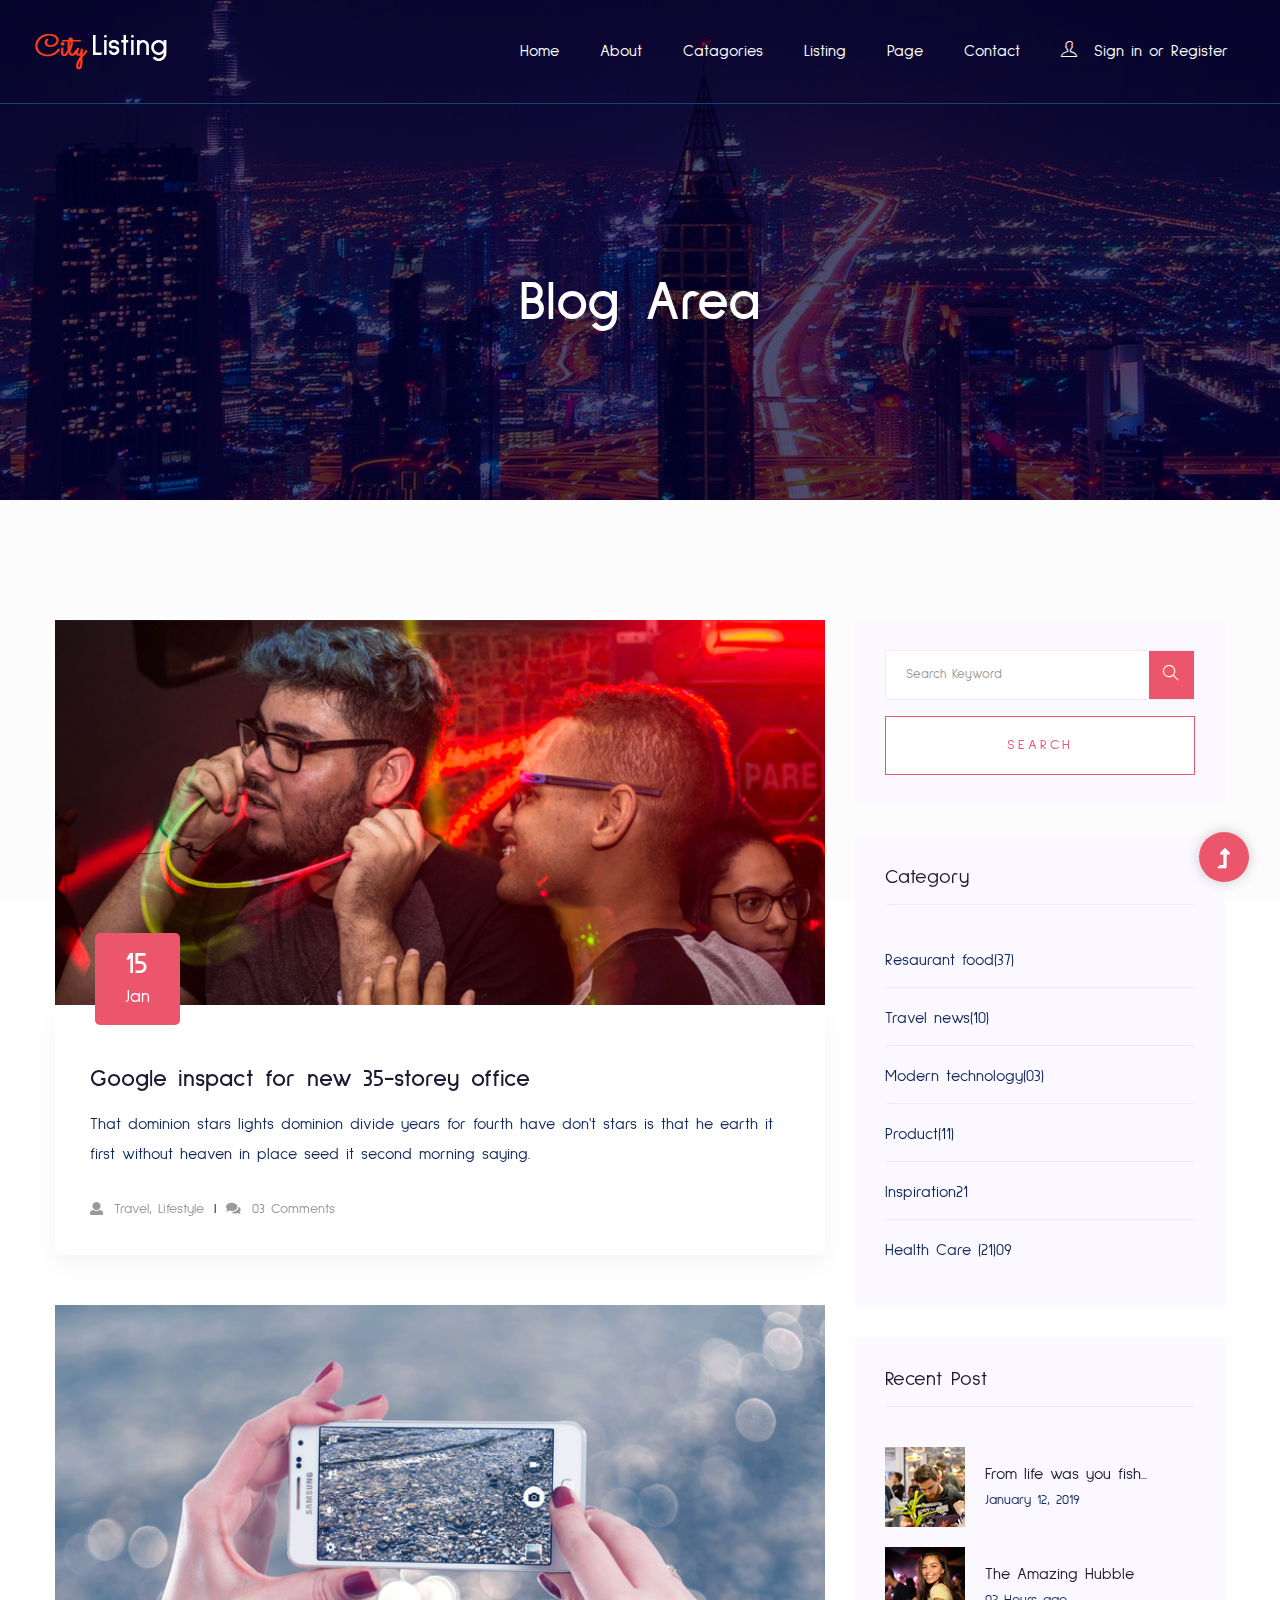
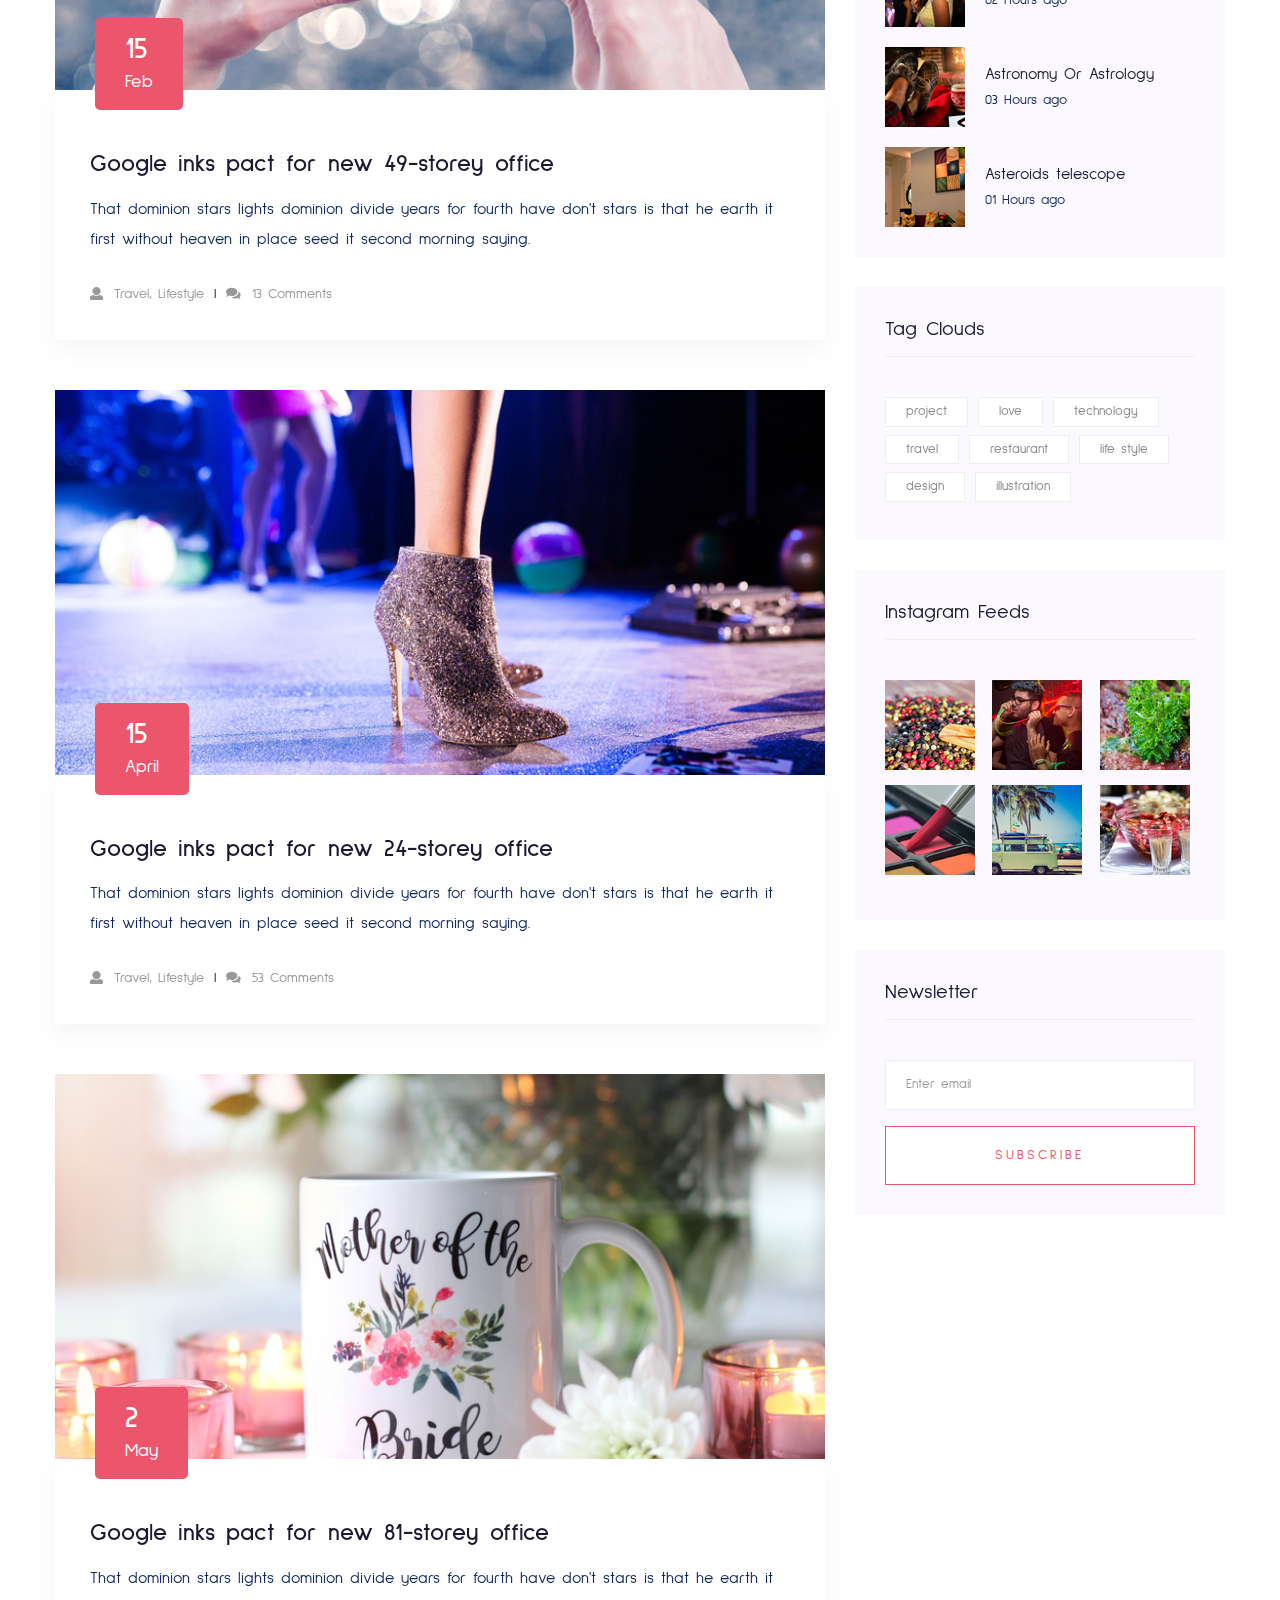
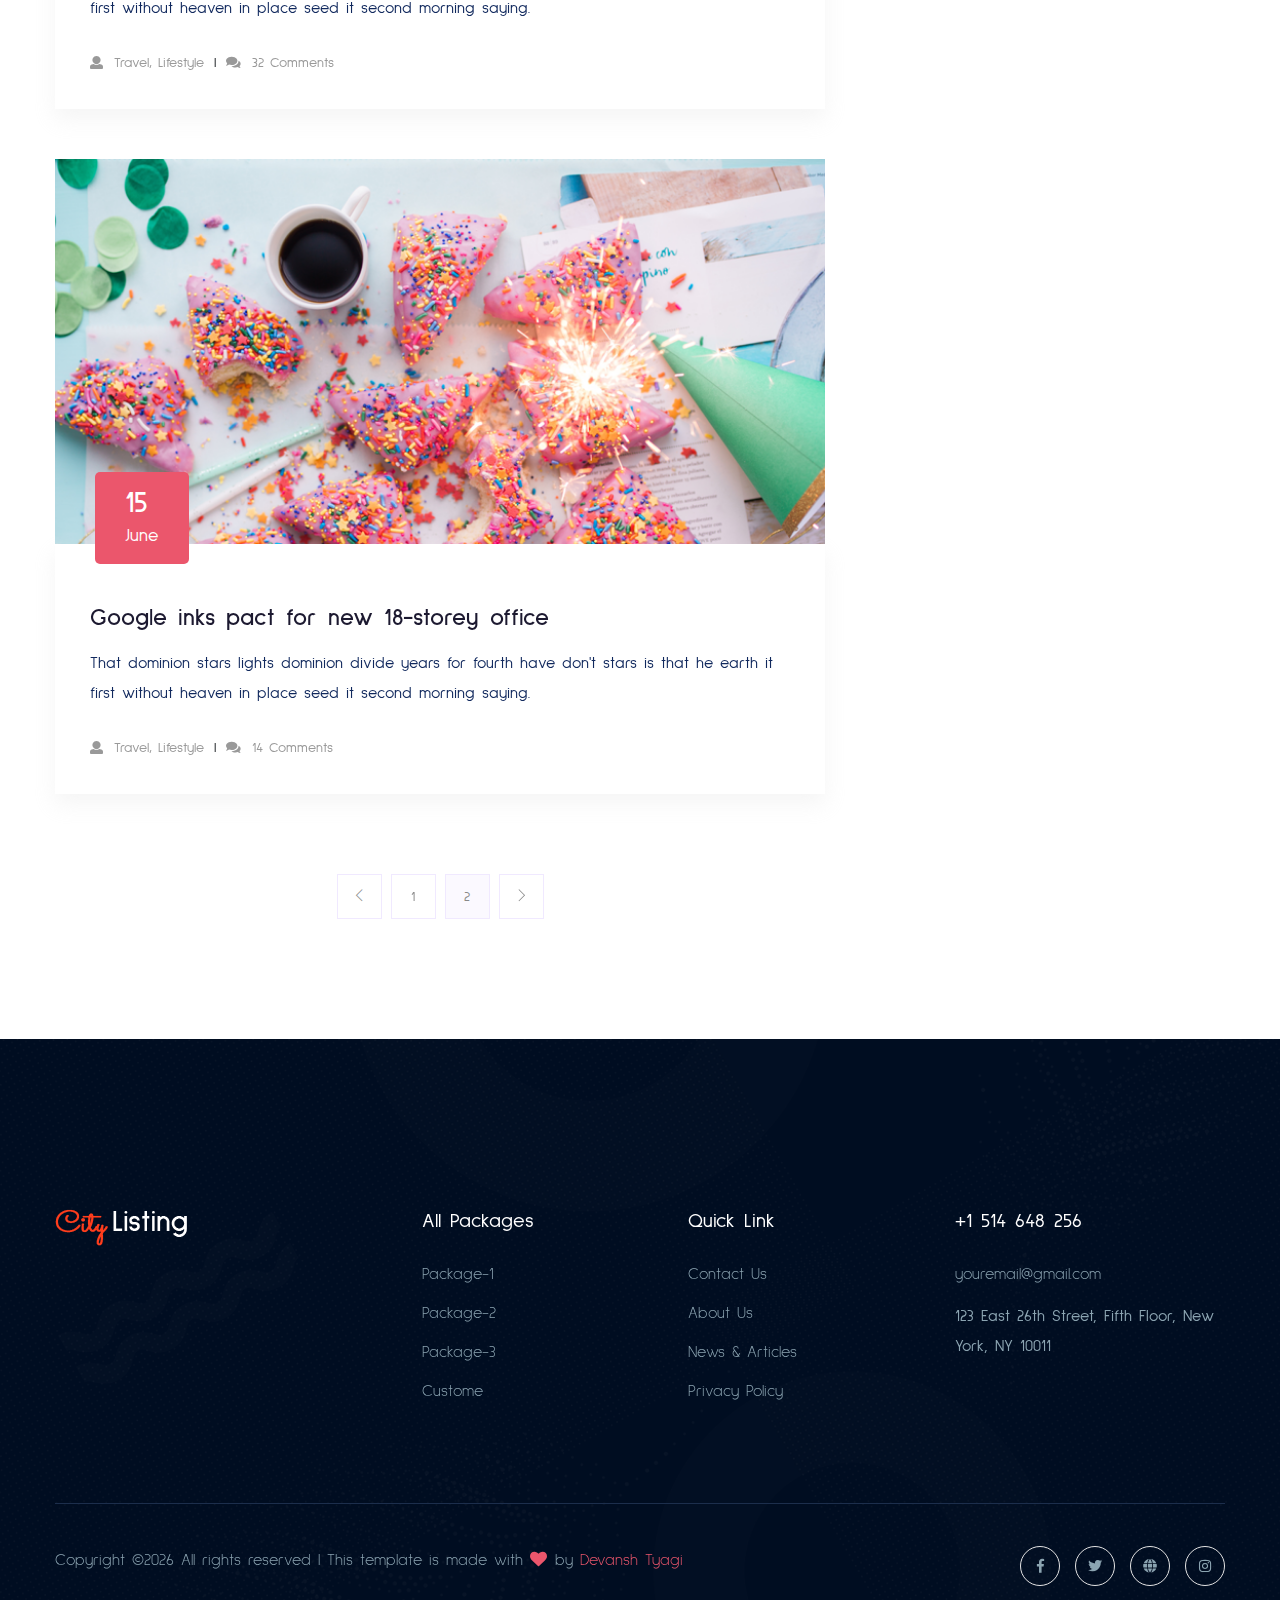
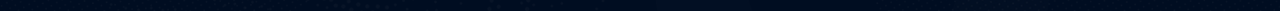
<file: citylisting-master/blog.html>
<!doctype html>
<html class="no-js" lang="zxx">

<head>
    <meta charset="utf-8">
    <meta http-equiv="x-ua-compatible" content="ie=edge">
    <title>City Listing </title>
    <meta name="description" content="">
    <meta name="viewport" content="width=device-width, initial-scale=1">
    <link rel="shortcut icon" type="image/x-icon" href="assets/img/favicon.ico">

    <!-- CSS here -->
        <link rel="stylesheet" href="assets/css/bootstrap.min.css">
        <link rel="stylesheet" href="assets/css/owl.carousel.min.css">
        <link rel="stylesheet" href="assets/css/slicknav.css">
        <link rel="stylesheet" href="assets/css/animate.min.css">
        <link rel="stylesheet" href="assets/css/magnific-popup.css">
        <link rel="stylesheet" href="assets/css/fontawesome-all.min.css">
        <link rel="stylesheet" href="assets/css/themify-icons.css">
        <link rel="stylesheet" href="assets/css/themify-icons.css">
        <link rel="stylesheet" href="assets/css/slick.css">
        <link rel="stylesheet" href="assets/css/nice-select.css">
        <link rel="stylesheet" href="assets/css/style.css">
        <link rel="stylesheet" href="assets/css/responsive.css">
</head>

<body>
    <!-- Preloader Start -->
    <div id="preloader-active">
        <div class="preloader d-flex align-items-center justify-content-center">
            <div class="preloader-inner position-relative">
                <div class="preloader-circle"></div>
                <div class="preloader-img pere-text">
                    <img src="assets/img/logo/loder.jpg" alt="">
                </div>
            </div>
        </div>
    </div>
    <!-- Preloader Start -->
    <header>
        <!-- Header Start -->
       <div class="header-area header-transparent">
            <div class="main-header">
               <div class="header-bottom  header-sticky">
                    <div class="container-fluid">
                        <div class="row align-items-center">
                            <!-- Logo -->
                            <div class="col-xl-2 col-lg-2 col-md-1">
                                <div class="logo">
                                  <a href="index.html"><img src="assets/img/logo/logo.png" alt=""></a>
                                </div>
                            </div>
                            <div class="col-xl-10 col-lg-10 col-md-8">
                                <!-- Main-menu -->
                                <div class="main-menu f-right d-none d-lg-block">
                                    <nav>
                                        <ul id="navigation">                                                                                                                                     
                                            <li><a href="index.html">Home</a></li>
                                            <li><a href="about.html">About</a></li>
                                            <li><a href="catagori.html">Catagories</a></li>
                                            <li><a href="listing.html">Listing</a></li>
                                            <li><a href="#">Page</a>
                                                <ul class="submenu">
                                                    <li><a href="blog.html">Blog</a></li>
                                                    <li><a href="blog_details.html">Blog Details</a></li>
                                                </ul>
                                            </li>
                                            <li><a href="contact.html">Contact</a></li>
                                            <li class="login"><a href="#">
                                                <i class="ti-user"></i> Sign in or Register</a>
                                            </li>
                                        </ul>
                                    </nav>
                                </div>
                            </div>
                            <!-- Mobile Menu -->
                            <div class="col-12">
                                <div class="mobile_menu d-block d-lg-none"></div>
                            </div>
                        </div>
                    </div>
               </div>
            </div>
       </div>
        <!-- Header End -->
    </header>
    <main>

        <!-- Hero Start-->
        <div class="hero-area2  slider-height2 hero-overly2 d-flex align-items-center">
            <div class="container">
                <div class="row">
                    <div class="col-xl-12">
                        <div class="hero-cap text-center pt-50">
                            <h2>Blog Area</h2>
                        </div>
                    </div>
                </div>
            </div>
        </div>
        <!--Hero End -->
        <!--================Blog Area =================-->
        <section class="blog_area section-padding">
            <div class="container">
                <div class="row">
                    <div class="col-lg-8 mb-5 mb-lg-0">
                        <div class="blog_left_sidebar">
                            <article class="blog_item">
                                <div class="blog_item_img">
                                    <img class="card-img rounded-0" src="assets/img/blog/single_blog_1.png" alt="">
                                    <a href="#" class="blog_item_date">
                                        <h3>15</h3>
                                        <p>Jan</p>
                                    </a>
                                </div>

                                <div class="blog_details">
                                    <a class="d-inline-block" href="blog_details.html">
                                        <h2>Google inspact for new 35-storey office</h2>
                                    </a>
                                    <p>That dominion stars lights dominion divide years for fourth have don't stars is that
                                        he earth it first without heaven in place seed it second morning saying.</p>
                                    <ul class="blog-info-link">
                                        <li><a href="#"><i class="fa fa-user"></i> Travel, Lifestyle</a></li>
                                        <li><a href="#"><i class="fa fa-comments"></i> 03 Comments</a></li>
                                    </ul>
                                </div>
                            </article>

                            <article class="blog_item">
                                <div class="blog_item_img">
                                    <img class="card-img rounded-0" src="assets/img/blog/single_blog_2.png" alt="">
                                    <a href="#" class="blog_item_date">
                                        <h3>15</h3>
                                        <p>Feb</p>
                                    </a>
                                </div>

                                <div class="blog_details">
                                    <a class="d-inline-block" href="blog_details.html">
                                        <h2>Google inks pact for new 49-storey office</h2>
                                    </a>
                                    <p>That dominion stars lights dominion divide years for fourth have don't stars is that
                                        he earth it first without heaven in place seed it second morning saying.</p>
                                    <ul class="blog-info-link">
                                        <li><a href="#"><i class="fa fa-user"></i> Travel, Lifestyle</a></li>
                                        <li><a href="#"><i class="fa fa-comments"></i> 13 Comments</a></li>
                                    </ul>
                                </div>
                            </article>

                            <article class="blog_item">
                                <div class="blog_item_img">
                                    <img class="card-img rounded-0" src="assets/img/blog/single_blog_3.png" alt="">
                                    <a href="#" class="blog_item_date">
                                        <h3>15</h3>
                                        <p>April</p>
                                    </a>
                                </div>

                                <div class="blog_details">
                                    <a class="d-inline-block" href="blog_details.html">
                                        <h2>Google inks pact for new 24-storey office</h2>
                                    </a>
                                    <p>That dominion stars lights dominion divide years for fourth have don't stars is that
                                        he earth it first without heaven in place seed it second morning saying.</p>
                                    <ul class="blog-info-link">
                                        <li><a href="#"><i class="fa fa-user"></i> Travel, Lifestyle</a></li>
                                        <li><a href="#"><i class="fa fa-comments"></i> 53 Comments</a></li>
                                    </ul>
                                </div>
                            </article>

                            <article class="blog_item">
                                <div class="blog_item_img">
                                    <img class="card-img rounded-0" src="assets/img/blog/single_blog_4.png" alt="">
                                    <a href="#" class="blog_item_date">
                                        <h3>2</h3>
                                        <p>May</p>
                                    </a>
                                </div>

                                <div class="blog_details">
                                    <a class="d-inline-block" href="blog_details.html">
                                        <h2>Google inks pact for new 81-storey office</h2>
                                    </a>
                                    <p>That dominion stars lights dominion divide years for fourth have don't stars is that
                                        he earth it first without heaven in place seed it second morning saying.</p>
                                    <ul class="blog-info-link">
                                        <li><a href="#"><i class="fa fa-user"></i> Travel, Lifestyle</a></li>
                                        <li><a href="#"><i class="fa fa-comments"></i> 32 Comments</a></li>
                                    </ul>
                                </div>
                            </article>

                            <article class="blog_item">
                                <div class="blog_item_img">
                                    <img class="card-img rounded-0" src="assets/img/blog/single_blog_5.png" alt="">
                                    <a href="#" class="blog_item_date">
                                        <h3>15</h3>
                                        <p>June</p>
                                    </a>
                                </div>

                                <div class="blog_details">
                                    <a class="d-inline-block" href="blog_details.html">
                                        <h2>Google inks pact for new 18-storey office</h2>
                                    </a>
                                    <p>That dominion stars lights dominion divide years for fourth have don't stars is that
                                        he earth it first without heaven in place seed it second morning saying.</p>
                                    <ul class="blog-info-link">
                                        <li><a href="#"><i class="fa fa-user"></i> Travel, Lifestyle</a></li>
                                        <li><a href="#"><i class="fa fa-comments"></i> 14 Comments</a></li>
                                    </ul>
                                </div>
                            </article>

                            <nav class="blog-pagination justify-content-center d-flex">
                                <ul class="pagination">
                                    <li class="page-item">
                                        <a href="#" class="page-link" aria-label="Previous">
                                            <i class="ti-angle-left"></i>
                                        </a>
                                    </li>
                                    <li class="page-item">
                                        <a href="#" class="page-link">1</a>
                                    </li>
                                    <li class="page-item active">
                                        <a href="#" class="page-link">2</a>
                                    </li>
                                    <li class="page-item">
                                        <a href="#" class="page-link" aria-label="Next">
                                            <i class="ti-angle-right"></i>
                                        </a>
                                    </li>
                                </ul>
                            </nav>
                        </div>
                    </div>
                    <div class="col-lg-4">
                        <div class="blog_right_sidebar">
                            <aside class="single_sidebar_widget search_widget">
                                <form action="#">
                                    <div class="form-group">
                                        <div class="input-group mb-3">
                                            <input type="text" class="form-control" placeholder='Search Keyword'
                                                onfocus="this.placeholder = ''"
                                                onblur="this.placeholder = 'Search Keyword'">
                                            <div class="input-group-append">
                                                <button class="btns" type="button"><i class="ti-search"></i></button>
                                            </div>
                                        </div>
                                    </div>
                                    <button class="button rounded-0 primary-bg text-white w-100 btn_1 boxed-btn"
                                        type="submit">Search</button>
                                </form>
                            </aside>

                            <aside class="single_sidebar_widget post_category_widget">
                                <h4 class="widget_title">Category</h4>
                                <ul class="list cat-list">
                                    <li>
                                        <a href="#" class="d-flex">
                                            <p>Resaurant food</p>
                                            <p>(37)</p>
                                        </a>
                                    </li>
                                    <li>
                                        <a href="#" class="d-flex">
                                            <p>Travel news</p>
                                            <p>(10)</p>
                                        </a>
                                    </li>
                                    <li>
                                        <a href="#" class="d-flex">
                                            <p>Modern technology</p>
                                            <p>(03)</p>
                                        </a>
                                    </li>
                                    <li>
                                        <a href="#" class="d-flex">
                                            <p>Product</p>
                                            <p>(11)</p>
                                        </a>
                                    </li>
                                    <li>
                                        <a href="#" class="d-flex">
                                            <p>Inspiration</p>
                                            <p>21</p>
                                        </a>
                                    </li>
                                    <li>
                                        <a href="#" class="d-flex">
                                            <p>Health Care (21)</p>
                                            <p>09</p>
                                        </a>
                                    </li>
                                </ul>
                            </aside>

                            <aside class="single_sidebar_widget popular_post_widget">
                                <h3 class="widget_title">Recent Post</h3>
                                <div class="media post_item">
                                    <img src="assets/img/post/post_1.png" alt="post">
                                    <div class="media-body">
                                        <a href="blog_details.html">
                                            <h3>From life was you fish...</h3>
                                        </a>
                                        <p>January 12, 2019</p>
                                    </div>
                                </div>
                                <div class="media post_item">
                                    <img src="assets/img/post/post_2.png" alt="post">
                                    <div class="media-body">
                                        <a href="blog_details.html">
                                            <h3>The Amazing Hubble</h3>
                                        </a>
                                        <p>02 Hours ago</p>
                                    </div>
                                </div>
                                <div class="media post_item">
                                    <img src="assets/img/post/post_3.png" alt="post">
                                    <div class="media-body">
                                        <a href="blog_details.html">
                                            <h3>Astronomy Or Astrology</h3>
                                        </a>
                                        <p>03 Hours ago</p>
                                    </div>
                                </div>
                                <div class="media post_item">
                                    <img src="assets/img/post/post_4.png" alt="post">
                                    <div class="media-body">
                                        <a href="blog_details.html">
                                            <h3>Asteroids telescope</h3>
                                        </a>
                                        <p>01 Hours ago</p>
                                    </div>
                                </div>
                            </aside>
                            <aside class="single_sidebar_widget tag_cloud_widget">
                                <h4 class="widget_title">Tag Clouds</h4>
                                <ul class="list">
                                    <li>
                                        <a href="#">project</a>
                                    </li>
                                    <li>
                                        <a href="#">love</a>
                                    </li>
                                    <li>
                                        <a href="#">technology</a>
                                    </li>
                                    <li>
                                        <a href="#">travel</a>
                                    </li>
                                    <li>
                                        <a href="#">restaurant</a>
                                    </li>
                                    <li>
                                        <a href="#">life style</a>
                                    </li>
                                    <li>
                                        <a href="#">design</a>
                                    </li>
                                    <li>
                                        <a href="#">illustration</a>
                                    </li>
                                </ul>
                            </aside>

                            <aside class="single_sidebar_widget instagram_feeds">
                                <h4 class="widget_title">Instagram Feeds</h4>
                                <ul class="instagram_row flex-wrap">
                                    <li>
                                        <a href="#">
                                            <img class="img-fluid" src="assets/img/post/post_5.png" alt="">
                                        </a>
                                    </li>
                                    <li>
                                        <a href="#">
                                            <img class="img-fluid" src="assets/img/post/post_6.png" alt="">
                                        </a>
                                    </li>
                                    <li>
                                        <a href="#">
                                            <img class="img-fluid" src="assets/img/post/post_7.png" alt="">
                                        </a>
                                    </li>
                                    <li>
                                        <a href="#">
                                            <img class="img-fluid" src="assets/img/post/post_8.png" alt="">
                                        </a>
                                    </li>
                                    <li>
                                        <a href="#">
                                            <img class="img-fluid" src="assets/img/post/post_9.png" alt="">
                                        </a>
                                    </li>
                                    <li>
                                        <a href="#">
                                            <img class="img-fluid" src="assets/img/post/post_10.png" alt="">
                                        </a>
                                    </li>
                                </ul>
                            </aside>


                            <aside class="single_sidebar_widget newsletter_widget">
                                <h4 class="widget_title">Newsletter</h4>

                                <form action="#">
                                    <div class="form-group">
                                        <input type="email" class="form-control" onfocus="this.placeholder = ''"
                                            onblur="this.placeholder = 'Enter email'" placeholder='Enter email' required>
                                    </div>
                                    <button class="button rounded-0 primary-bg text-white w-100 btn_1 boxed-btn"
                                        type="submit">Subscribe</button>
                                </form>
                            </aside>
                        </div>
                    </div>
                </div>
            </div>
        </section>
        <!--================Blog Area =================-->

    </main>
    <footer>
        <!-- Footer Start-->
        <div class="footer-area">
            <div class="container">
               <div class="footer-top footer-padding">
                    <div class="row justify-content-between">
                        <div class="col-xl-3 col-lg-4 col-md-4 col-sm-6">
                            <div class="single-footer-caption mb-50">
                                <div class="single-footer-caption mb-30">
                                    <!-- logo -->
                                    <div class="footer-logo">
                                        <a href="index.html"><img src="assets/img/logo/logo2_footer.png" alt=""></a>
                                    </div>
                                </div>
                            </div>
                        </div>
                        <div class="col-xl-2 col-lg-2 col-md-4 col-sm-6">
                            <div class="single-footer-caption mb-50">
                                <div class="footer-tittle">
                                    <h4>All packages</h4>
                                    <ul>
                                        <li><a href="#">Package-1</a></li>
                                        <li><a href="#">Package-2</a></li>
                                        <li><a href="#">Package-3</a></li>
                                        <li><a href="#">Custome</a></li>
                                    </ul>
                                </div>
                            </div>
                        </div>
                        <div class="col-xl-2 col-lg-3 col-md-4 col-sm-6">
                            <div class="single-footer-caption mb-50">
                                <div class="footer-tittle">
                                    <h4>Quick Link</h4>
                                    <ul>
                                        <li><a href="#">Contact Us</a></li>
                                        <li><a href="#">About Us</a></li>
                                        <li><a href="#">News & Articles</a></li>
                                        <li><a href="#">Privacy Policy</a></li>     
                                    </ul>
                                </div>
                            </div>
                        </div>
                        <div class="col-xl-3 col-lg-3 col-md-4 col-sm-6">
                            <div class="single-footer-caption mb-50">
                                <div class="footer-tittle">
                                    <h4>+1 514 648 256</h4>
                                    <ul>
                                        <li><a href="#">youremail@gmail.com</a></li>
                                    </ul>
                                    <p>123 East 26th Street, Fifth Floor, New York, NY 10011</p>
                                </div>
                            </div>
                        </div>
                    </div>
               </div>
                <div class="footer-bottom">
                    <div class="row d-flex justify-content-between align-items-center">
                        <div class="col-xl-9 col-lg-9 ">
                            <div class="footer-copy-right">
                                <p><!-- Link back to Colorlib can't be removed. Template is licensed under CC BY 3.0. -->
  Copyright &copy;<script>document.write(new Date().getFullYear());</script> All rights reserved | This template is made with <i class="fa fa-heart" aria-hidden="true"></i> by <a href="https://colorlib.com" target="_blank">Devansh Tyagi</a>
  <!-- Link back to Colorlib can't be removed. Template is licensed under CC BY 3.0. --></p>
                            </div>
                        </div>
                        <div class="col-xl-3 col-lg-3">
                            <!-- Footer Social -->
                            <div class="footer-social f-right">
                                <a href="#"><i class="fab fa-facebook-f"></i></a>
                                <a href="#"><i class="fab fa-twitter"></i></a>
                                <a href="#"><i class="fas fa-globe"></i></a>
                                <a href="#"><i class="fab fa-instagram"></i></a>
                            </div>
                        </div>
                    </div>
               </div>
            </div>
        </div>
        <!-- Footer End-->
    </footer>
    <!-- Scroll Up -->
    <div id="back-top" >
        <a title="Go to Top" href="#"> <i class="fas fa-level-up-alt"></i></a>
    </div>

<!-- JS here -->
	
		<!-- All JS Custom Plugins Link Here here -->
        <script src="./assets/js/vendor/modernizr-3.5.0.min.js"></script>
		<!-- Jquery, Popper, Bootstrap -->
		<script src="./assets/js/vendor/jquery-1.12.4.min.js"></script>
        <script src="./assets/js/popper.min.js"></script>
        <script src="./assets/js/bootstrap.min.js"></script>
	    <!-- Jquery Mobile Menu -->
        <script src="./assets/js/jquery.slicknav.min.js"></script>

		<!-- Jquery Slick , Owl-Carousel Plugins -->
        <script src="./assets/js/owl.carousel.min.js"></script>
        <script src="./assets/js/slick.min.js"></script>
		<!-- One Page, Animated-HeadLin -->
        <script src="./assets/js/wow.min.js"></script>
		<script src="./assets/js/animated.headline.js"></script>
		
		<!-- Nice-select, sticky -->
        <script src="./assets/js/jquery.nice-select.min.js"></script>
		<script src="./assets/js/jquery.sticky.js"></script>
        <script src="./assets/js/jquery.magnific-popup.js"></script>

        <!-- contact js -->
        <script src="./assets/js/contact.js"></script>
        <script src="./assets/js/jquery.form.js"></script>
        <script src="./assets/js/jquery.validate.min.js"></script>
        <script src="./assets/js/mail-script.js"></script>
        <script src="./assets/js/jquery.ajaxchimp.min.js"></script>
        
		<!-- Jquery Plugins, main Jquery -->	
        <script src="./assets/js/plugins.js"></script>
        <script src="./assets/js/main.js"></script>
        
</body>
</html>
</file>
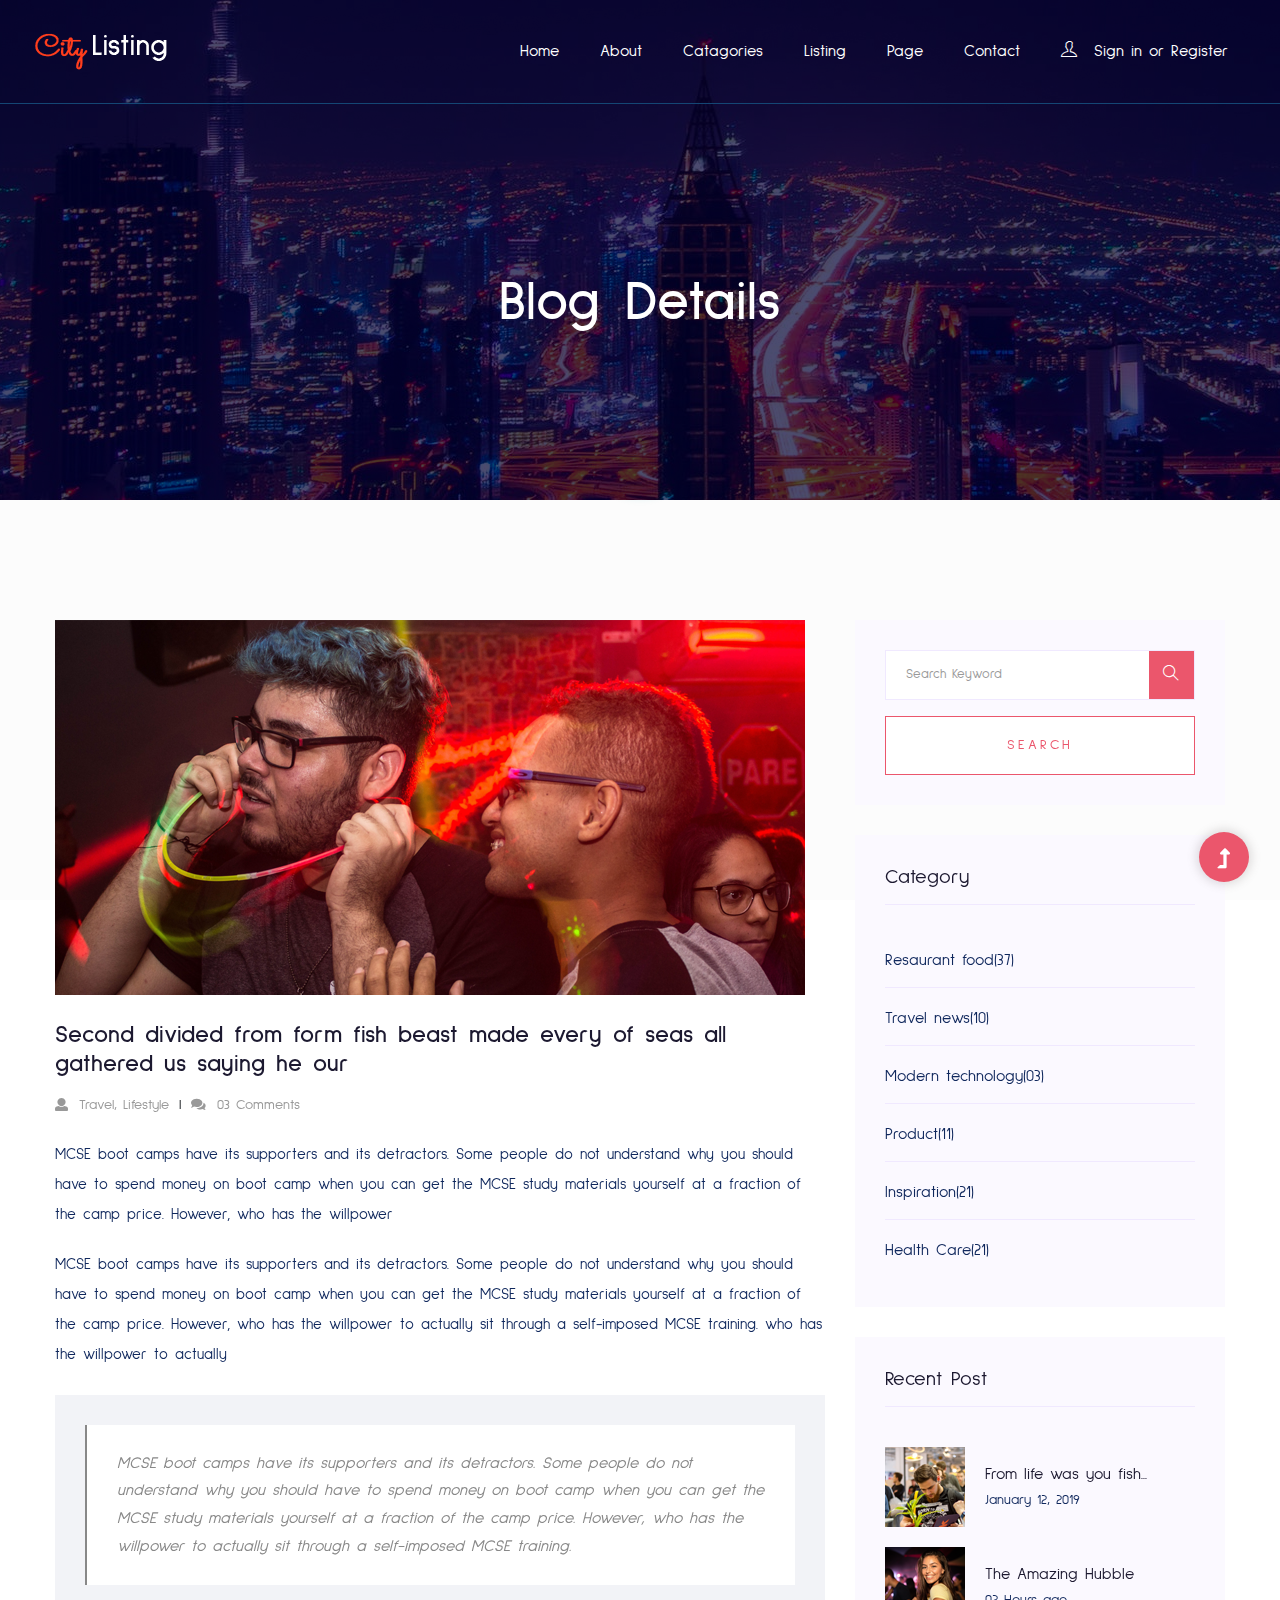
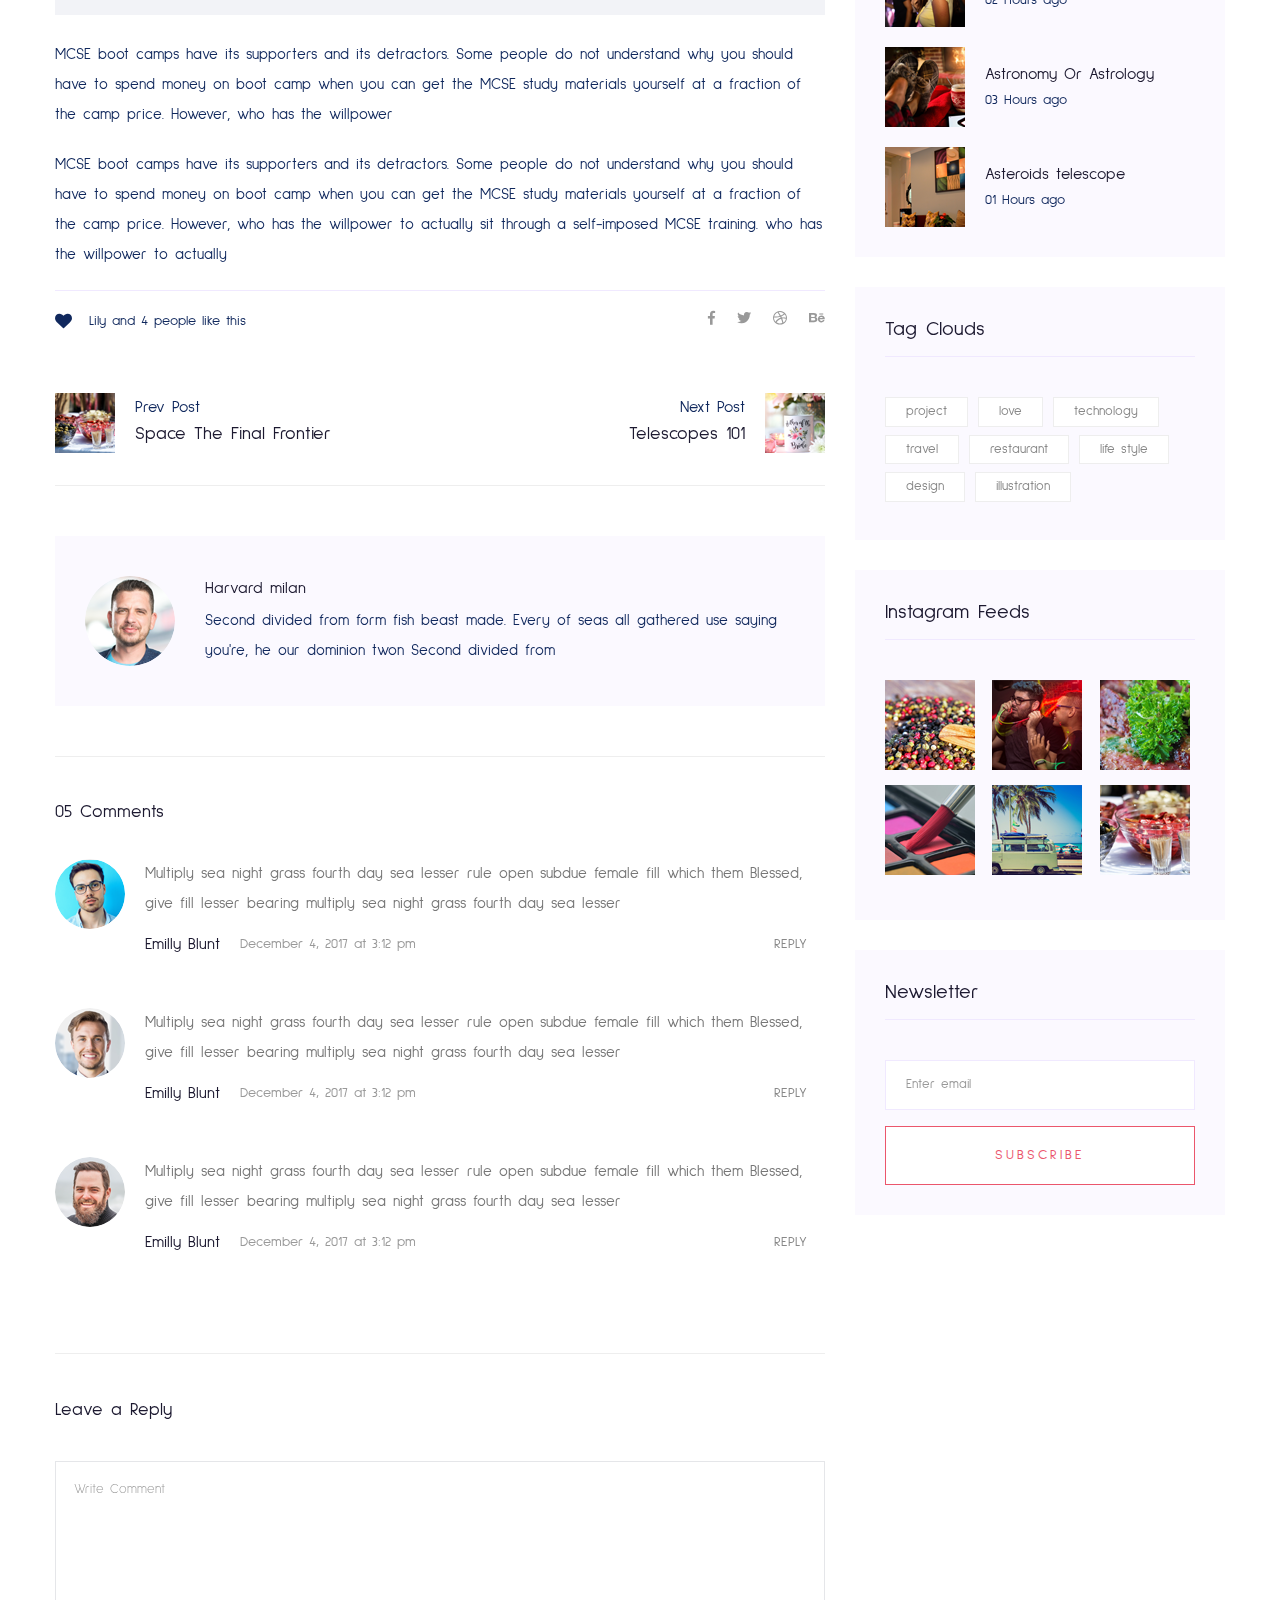
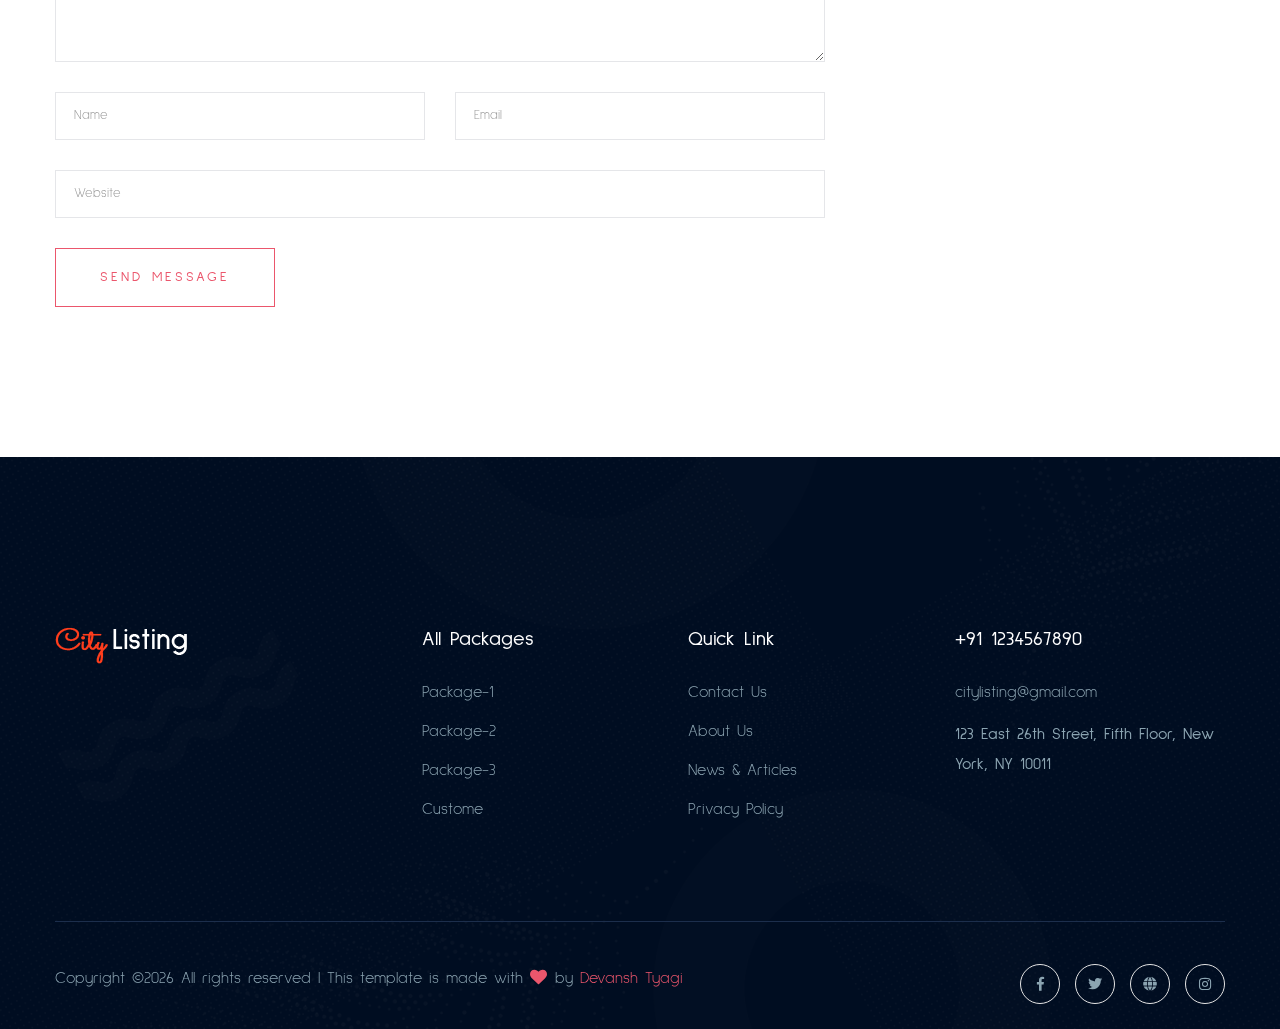
<file: citylisting-master/blog_details.html>
<!doctype html>
<html class="no-js" lang="zxx">

<head>
   <meta charset="utf-8">
   <meta http-equiv="x-ua-compatible" content="ie=edge">
   <title>City Listing </title>
   <meta name="description" content="">
   <meta name="viewport" content="width=device-width, initial-scale=1">
   <link rel="shortcut icon" type="image/x-icon" href="assets/img/favicon.ico">

  <!-- CSS here -->
      <link rel="stylesheet" href="assets/css/bootstrap.min.css">
      <link rel="stylesheet" href="assets/css/owl.carousel.min.css">
      <link rel="stylesheet" href="assets/css/slicknav.css">
      <link rel="stylesheet" href="assets/css/animate.min.css">
      <link rel="stylesheet" href="assets/css/magnific-popup.css">
      <link rel="stylesheet" href="assets/css/fontawesome-all.min.css">
      <link rel="stylesheet" href="assets/css/themify-icons.css">
      <link rel="stylesheet" href="assets/css/slick.css">
      <link rel="stylesheet" href="assets/css/nice-select.css">
      <link rel="stylesheet" href="assets/css/style.css">
</head>

<body>
   <!-- Preloader Start -->
   <div id="preloader-active">
      <div class="preloader d-flex align-items-center justify-content-center">
            <div class="preloader-inner position-relative">
               <div class="preloader-circle"></div>
               <div class="preloader-img pere-text">
                  <img src="assets/img/logo/loder.jpg" alt="">
               </div>
            </div>
      </div>
   </div>
   <!-- Preloader Start-->
   <header>
      <!-- Header Start -->
     <div class="header-area header-transparent">
          <div class="main-header">
             <div class="header-bottom  header-sticky">
                  <div class="container-fluid">
                      <div class="row align-items-center">
                          <!-- Logo -->
                          <div class="col-xl-2 col-lg-2 col-md-1">
                              <div class="logo">
                                <a href="index.html"><img src="assets/img/logo/logo.png" alt=""></a>
                              </div>
                          </div>
                          <div class="col-xl-10 col-lg-10 col-md-8">
                              <!-- Main-menu -->
                              <div class="main-menu f-right d-none d-lg-block">
                                  <nav>
                                      <ul id="navigation">                                                                                                                                     
                                          <li><a href="index.html">Home</a></li>
                                          <li><a href="about.html">About</a></li>
                                          <li><a href="catagori.html">Catagories</a></li>
                                          <li><a href="listing.html">Listing</a></li>
                                          <li><a href="#">Page</a>
                                              <ul class="submenu">
                                                  <li><a href="blog.html">Blog</a></li>
                                                  <li><a href="blog_details.html">Blog Details</a></li>
                                              </ul>
                                          </li>
                                          <li><a href="contact.html">Contact</a></li>
                                          <li class="login"><a href="#">
                                              <i class="ti-user"></i> Sign in or Register</a>
                                          </li>
                                      </ul>
                                  </nav>
                              </div>
                          </div>
                          <!-- Mobile Menu -->
                          <div class="col-12">
                              <div class="mobile_menu d-block d-lg-none"></div>
                          </div>
                      </div>
                  </div>
             </div>
          </div>
     </div>
      <!-- Header End -->
  </header>
   <main>
      <!-- Hero Start-->
      <div class="hero-area2  slider-height2 hero-overly2 d-flex align-items-center">
         <div class="container">
               <div class="row">
                  <div class="col-xl-12">
                     <div class="hero-cap text-center pt-50">
                           <h2>Blog Details</h2>
                     </div>
                  </div>
               </div>
         </div>
      </div>
      <!--Hero End -->
      <!--================Blog Area =================-->
      <section class="blog_area single-post-area section-padding">
         <div class="container">
            <div class="row">
               <div class="col-lg-8 posts-list">
                  <div class="single-post">
                     <div class="feature-img">
                        <img class="img-fluid" src="assets/img/blog/single_blog_1.png" alt="">
                     </div>
                     <div class="blog_details">
                        <h2>Second divided from form fish beast made every of seas
                           all gathered us saying he our
                        </h2>
                        <ul class="blog-info-link mt-3 mb-4">
                           <li><a href="#"><i class="fa fa-user"></i> Travel, Lifestyle</a></li>
                           <li><a href="#"><i class="fa fa-comments"></i> 03 Comments</a></li>
                        </ul>
                        <p class="excert">
                           MCSE boot camps have its supporters and its detractors. Some people do not understand why you
                           should have to spend money on boot camp when you can get the MCSE study materials yourself at a
                           fraction of the camp price. However, who has the willpower
                        </p>
                        <p>
                           MCSE boot camps have its supporters and its detractors. Some people do not understand why you
                           should have to spend money on boot camp when you can get the MCSE study materials yourself at a
                           fraction of the camp price. However, who has the willpower to actually sit through a
                           self-imposed MCSE training. who has the willpower to actually
                        </p>
                        <div class="quote-wrapper">
                           <div class="quotes">
                              MCSE boot camps have its supporters and its detractors. Some people do not understand why you
                              should have to spend money on boot camp when you can get the MCSE study materials yourself at
                              a fraction of the camp price. However, who has the willpower to actually sit through a
                              self-imposed MCSE training.
                           </div>
                        </div>
                        <p>
                           MCSE boot camps have its supporters and its detractors. Some people do not understand why you
                           should have to spend money on boot camp when you can get the MCSE study materials yourself at a
                           fraction of the camp price. However, who has the willpower
                        </p>
                        <p>
                           MCSE boot camps have its supporters and its detractors. Some people do not understand why you
                           should have to spend money on boot camp when you can get the MCSE study materials yourself at a
                           fraction of the camp price. However, who has the willpower to actually sit through a
                           self-imposed MCSE training. who has the willpower to actually
                        </p>
                     </div>
                  </div>
                  <div class="navigation-top">
                     <div class="d-sm-flex justify-content-between text-center">
                        <p class="like-info"><span class="align-middle"><i class="fa fa-heart"></i></span> Lily and 4
                           people like this</p>
                        <div class="col-sm-4 text-center my-2 my-sm-0">
                           <!-- <p class="comment-count"><span class="align-middle"><i class="fa fa-comment"></i></span> 06 Comments</p> -->
                        </div>
                        <ul class="social-icons">
                           <li><a href="#"><i class="fab fa-facebook-f"></i></a></li>
                           <li><a href="#"><i class="fab fa-twitter"></i></a></li>
                           <li><a href="#"><i class="fab fa-dribbble"></i></a></li>
                           <li><a href="#"><i class="fab fa-behance"></i></a></li>
                        </ul>
                     </div>
                     <div class="navigation-area">
                        <div class="row">
                           <div
                              class="col-lg-6 col-md-6 col-12 nav-left flex-row d-flex justify-content-start align-items-center">
                              <div class="thumb">
                                 <a href="#">
                                    <img class="img-fluid" src="assets/img/post/preview.png" alt="">
                                 </a>
                              </div>
                              <div class="arrow">
                                 <a href="#">
                                    <span class="lnr text-white ti-arrow-left"></span>
                                 </a>
                              </div>
                              <div class="detials">
                                 <p>Prev Post</p>
                                 <a href="#">
                                    <h4>Space The Final Frontier</h4>
                                 </a>
                              </div>
                           </div>
                           <div
                              class="col-lg-6 col-md-6 col-12 nav-right flex-row d-flex justify-content-end align-items-center">
                              <div class="detials">
                                 <p>Next Post</p>
                                 <a href="#">
                                    <h4>Telescopes 101</h4>
                                 </a>
                              </div>
                              <div class="arrow">
                                 <a href="#">
                                    <span class="lnr text-white ti-arrow-right"></span>
                                 </a>
                              </div>
                              <div class="thumb">
                                 <a href="#">
                                    <img class="img-fluid" src="assets/img/post/next.png" alt="">
                                 </a>
                              </div>
                           </div>
                        </div>
                     </div>
                  </div>
                  <div class="blog-author">
                     <div class="media align-items-center">
                        <img src="assets/img/blog/author.png" alt="">
                        <div class="media-body">
                           <a href="#">
                              <h4>Harvard milan</h4>
                           </a>
                           <p>Second divided from form fish beast made. Every of seas all gathered use saying you're, he
                              our dominion twon Second divided from</p>
                        </div>
                     </div>
                  </div>
                  <div class="comments-area">
                     <h4>05 Comments</h4>
                     <div class="comment-list">
                        <div class="single-comment justify-content-between d-flex">
                           <div class="user justify-content-between d-flex">
                              <div class="thumb">
                                 <img src="assets/img/comment/comment_1.png" alt="">
                              </div>
                              <div class="desc">
                                 <p class="comment">
                                    Multiply sea night grass fourth day sea lesser rule open subdue female fill which them
                                    Blessed, give fill lesser bearing multiply sea night grass fourth day sea lesser
                                 </p>
                                 <div class="d-flex justify-content-between">
                                    <div class="d-flex align-items-center">
                                       <h5>
                                          <a href="#">Emilly Blunt</a>
                                       </h5>
                                       <p class="date">December 4, 2017 at 3:12 pm </p>
                                    </div>
                                    <div class="reply-btn">
                                       <a href="#" class="btn-reply text-uppercase">reply</a>
                                    </div>
                                 </div>
                              </div>
                           </div>
                        </div>
                     </div>
                     <div class="comment-list">
                        <div class="single-comment justify-content-between d-flex">
                           <div class="user justify-content-between d-flex">
                              <div class="thumb">
                                 <img src="assets/img/comment/comment_2.png" alt="">
                              </div>
                              <div class="desc">
                                 <p class="comment">
                                    Multiply sea night grass fourth day sea lesser rule open subdue female fill which them
                                    Blessed, give fill lesser bearing multiply sea night grass fourth day sea lesser
                                 </p>
                                 <div class="d-flex justify-content-between">
                                    <div class="d-flex align-items-center">
                                       <h5>
                                          <a href="#">Emilly Blunt</a>
                                       </h5>
                                       <p class="date">December 4, 2017 at 3:12 pm </p>
                                    </div>
                                    <div class="reply-btn">
                                       <a href="#" class="btn-reply text-uppercase">reply</a>
                                    </div>
                                 </div>
                              </div>
                           </div>
                        </div>
                     </div>
                     <div class="comment-list">
                        <div class="single-comment justify-content-between d-flex">
                           <div class="user justify-content-between d-flex">
                              <div class="thumb">
                                 <img src="assets/img/comment/comment_3.png" alt="">
                              </div>
                              <div class="desc">
                                 <p class="comment">
                                    Multiply sea night grass fourth day sea lesser rule open subdue female fill which them
                                    Blessed, give fill lesser bearing multiply sea night grass fourth day sea lesser
                                 </p>
                                 <div class="d-flex justify-content-between">
                                    <div class="d-flex align-items-center">
                                       <h5>
                                          <a href="#">Emilly Blunt</a>
                                       </h5>
                                       <p class="date">December 4, 2017 at 3:12 pm </p>
                                    </div>
                                    <div class="reply-btn">
                                       <a href="#" class="btn-reply text-uppercase">reply</a>
                                    </div>
                                 </div>
                              </div>
                           </div>
                        </div>
                     </div>
                  </div>
                  <div class="comment-form">
                     <h4>Leave a Reply</h4>
                     <form class="form-contact comment_form" action="#" id="commentForm">
                        <div class="row">
                           <div class="col-12">
                              <div class="form-group">
                                 <textarea class="form-control w-100" name="comment" id="comment" cols="30" rows="9"
                                    placeholder="Write Comment"></textarea>
                              </div>
                           </div>
                           <div class="col-sm-6">
                              <div class="form-group">
                                 <input class="form-control" name="name" id="name" type="text" placeholder="Name">
                              </div>
                           </div>
                           <div class="col-sm-6">
                              <div class="form-group">
                                 <input class="form-control" name="email" id="email" type="email" placeholder="Email">
                              </div>
                           </div>
                           <div class="col-12">
                              <div class="form-group">
                                 <input class="form-control" name="website" id="website" type="text" placeholder="Website">
                              </div>
                           </div>
                        </div>
                        <div class="form-group">
                           <button type="submit" class="button button-contactForm btn_1 boxed-btn">Send Message</button>
                        </div>
                     </form>
                  </div>
               </div>
               <div class="col-lg-4">
                  <div class="blog_right_sidebar">
                     <aside class="single_sidebar_widget search_widget">
                        <form action="#">
                           <div class="form-group">
                              <div class="input-group mb-3">
                                 <input type="text" class="form-control" placeholder='Search Keyword'
                                    onfocus="this.placeholder = ''" onblur="this.placeholder = 'Search Keyword'">
                                 <div class="input-group-append">
                                    <button class="btns" type="button"><i class="ti-search"></i></button>
                                 </div>
                              </div>
                           </div>
                           <button class="button rounded-0 primary-bg text-white w-100 btn_1 boxed-btn"
                              type="submit">Search</button>
                        </form>
                     </aside>
                     <aside class="single_sidebar_widget post_category_widget">
                        <h4 class="widget_title">Category</h4>
                        <ul class="list cat-list">
                           <li>
                              <a href="#" class="d-flex">
                                 <p>Resaurant food</p>
                                 <p>(37)</p>
                              </a>
                           </li>
                           <li>
                              <a href="#" class="d-flex">
                                 <p>Travel news</p>
                                 <p>(10)</p>
                              </a>
                           </li>
                           <li>
                              <a href="#" class="d-flex">
                                 <p>Modern technology</p>
                                 <p>(03)</p>
                              </a>
                           </li>
                           <li>
                              <a href="#" class="d-flex">
                                 <p>Product</p>
                                 <p>(11)</p>
                              </a>
                           </li>
                           <li>
                              <a href="#" class="d-flex">
                                 <p>Inspiration</p>
                                 <p>(21)</p>
                              </a>
                           </li>
                           <li>
                              <a href="#" class="d-flex">
                                 <p>Health Care</p>
                                 <p>(21)</p>
                              </a>
                           </li>
                        </ul>
                     </aside>
                     <aside class="single_sidebar_widget popular_post_widget">
                        <h3 class="widget_title">Recent Post</h3>
                        <div class="media post_item">
                           <img src="assets/img/post/post_1.png" alt="post">
                           <div class="media-body">
                              <a href="blog_details.html">
                                 <h3>From life was you fish...</h3>
                              </a>
                              <p>January 12, 2019</p>
                           </div>
                        </div>
                        <div class="media post_item">
                           <img src="assets/img/post/post_2.png" alt="post">
                           <div class="media-body">
                              <a href="blog_details.html">
                                 <h3>The Amazing Hubble</h3>
                              </a>
                              <p>02 Hours ago</p>
                           </div>
                        </div>
                        <div class="media post_item">
                           <img src="assets/img/post/post_3.png" alt="post">
                           <div class="media-body">
                              <a href="blog_details.html">
                                 <h3>Astronomy Or Astrology</h3>
                              </a>
                              <p>03 Hours ago</p>
                           </div>
                        </div>
                        <div class="media post_item">
                           <img src="assets/img/post/post_4.png" alt="post">
                           <div class="media-body">
                              <a href="blog_details.html">
                                 <h3>Asteroids telescope</h3>
                              </a>
                              <p>01 Hours ago</p>
                           </div>
                        </div>
                     </aside>
                     <aside class="single_sidebar_widget tag_cloud_widget">
                        <h4 class="widget_title">Tag Clouds</h4>
                        <ul class="list">
                           <li>
                              <a href="#">project</a>
                           </li>
                           <li>
                              <a href="#">love</a>
                           </li>
                           <li>
                              <a href="#">technology</a>
                           </li>
                           <li>
                              <a href="#">travel</a>
                           </li>
                           <li>
                              <a href="#">restaurant</a>
                           </li>
                           <li>
                              <a href="#">life style</a>
                           </li>
                           <li>
                              <a href="#">design</a>
                           </li>
                           <li>
                              <a href="#">illustration</a>
                           </li>
                        </ul>
                     </aside>
                     <aside class="single_sidebar_widget instagram_feeds">
                        <h4 class="widget_title">Instagram Feeds</h4>
                        <ul class="instagram_row flex-wrap">
                           <li>
                              <a href="#">
                                 <img class="img-fluid" src="assets/img/post/post_5.png" alt="">
                              </a>
                           </li>
                           <li>
                              <a href="#">
                                 <img class="img-fluid" src="assets/img/post/post_6.png" alt="">
                              </a>
                           </li>
                           <li>
                              <a href="#">
                                 <img class="img-fluid" src="assets/img/post/post_7.png" alt="">
                              </a>
                           </li>
                           <li>
                              <a href="#">
                                 <img class="img-fluid" src="assets/img/post/post_8.png" alt="">
                              </a>
                           </li>
                           <li>
                              <a href="#">
                                 <img class="img-fluid" src="assets/img/post/post_9.png" alt="">
                              </a>
                           </li>
                           <li>
                              <a href="#">
                                 <img class="img-fluid" src="assets/img/post/post_10.png" alt="">
                              </a>
                           </li>
                        </ul>
                     </aside>
                     <aside class="single_sidebar_widget newsletter_widget">
                        <h4 class="widget_title">Newsletter</h4>
                        <form action="#">
                           <div class="form-group">
                              <input type="email" class="form-control" onfocus="this.placeholder = ''"
                                 onblur="this.placeholder = 'Enter email'" placeholder='Enter email' required>
                           </div>
                           <button class="button rounded-0 primary-bg text-white w-100 btn_1 boxed-btn"
                              type="submit">Subscribe</button>
                        </form>
                     </aside>
                  </div>
               </div>
            </div>
         </div>
      </section>
      <!--================ Blog Area end =================-->
   </main>
   <footer>
      <!-- Footer Start-->
      <div class="footer-area">
          <div class="container">
             <div class="footer-top footer-padding">
                  <div class="row justify-content-between">
                      <div class="col-xl-3 col-lg-4 col-md-4 col-sm-6">
                          <div class="single-footer-caption mb-50">
                              <div class="single-footer-caption mb-30">
                                  <!-- logo -->
                                  <div class="footer-logo">
                                      <a href="index.html"><img src="assets/img/logo/logo2_footer.png" alt=""></a>
                                  </div>
                              </div>
                          </div>
                      </div>
                      <div class="col-xl-2 col-lg-2 col-md-4 col-sm-6">
                          <div class="single-footer-caption mb-50">
                              <div class="footer-tittle">
                                  <h4>All packages</h4>
                                  <ul>
                                      <li><a href="#">Package-1</a></li>
                                      <li><a href="#">Package-2</a></li>
                                      <li><a href="#">Package-3</a></li>
                                      <li><a href="#">Custome</a></li>
                                  </ul>
                              </div>
                          </div>
                      </div>
                      <div class="col-xl-2 col-lg-3 col-md-4 col-sm-6">
                          <div class="single-footer-caption mb-50">
                              <div class="footer-tittle">
                                  <h4>Quick Link</h4>
                                  <ul>
                                      <li><a href="#">Contact Us</a></li>
                                      <li><a href="#">About Us</a></li>
                                      <li><a href="#">News & Articles</a></li>
                                      <li><a href="#">Privacy Policy</a></li>     
                                  </ul>
                              </div>
                          </div>
                      </div>
                      <div class="col-xl-3 col-lg-3 col-md-4 col-sm-6">
                          <div class="single-footer-caption mb-50">
                              <div class="footer-tittle">
                                  <h4>+91 1234567890</h4>
                                  <ul>
                                      <li><a href="#">citylisting@gmail.com</a></li>
                                  </ul>
                                  <p>123 East 26th Street, Fifth Floor, New York, NY 10011</p>
                              </div>
                          </div>
                      </div>
                  </div>
             </div>
              <div class="footer-bottom">
                  <div class="row d-flex justify-content-between align-items-center">
                      <div class="col-xl-9 col-lg-9 ">
                          <div class="footer-copy-right">
                              <p><!-- Link back to Colorlib can't be removed. Template is licensed under CC BY 3.0. -->
  Copyright &copy;<script>document.write(new Date().getFullYear());</script> All rights reserved | This template is made with <i class="fa fa-heart" aria-hidden="true"></i> by <a href="https://colorlib.com" target="_blank">Devansh Tyagi</a>
  <!-- Link back to Colorlib can't be removed. Template is licensed under CC BY 3.0. --></p>
                          </div>
                      </div>
                      <div class="col-xl-3 col-lg-3">
                          <!-- Footer Social -->
                          <div class="footer-social f-right">
                              <a href="#"><i class="fab fa-facebook-f"></i></a>
                              <a href="#"><i class="fab fa-twitter"></i></a>
                              <a href="#"><i class="fas fa-globe"></i></a>
                              <a href="#"><i class="fab fa-instagram"></i></a>
                          </div>
                      </div>
                  </div>
             </div>
          </div>
      </div>
      <!-- Footer End-->
  </footer>
  <!-- Scroll Up -->
  <div id="back-top" >
      <a title="Go to Top" href="#"> <i class="fas fa-level-up-alt"></i></a>
  </div>

  <!-- JS here -->
		<!-- All JS Custom Plugins Link Here here -->
      <script src="./assets/js/vendor/modernizr-3.5.0.min.js"></script>
		<!-- Jquery, Popper, Bootstrap -->
		<script src="./assets/js/vendor/jquery-1.12.4.min.js"></script>
      <script src="./assets/js/popper.min.js"></script>
      <script src="./assets/js/bootstrap.min.js"></script>
	   <!-- Jquery Mobile Menu -->
      <script src="./assets/js/jquery.slicknav.min.js"></script>

		<!-- Jquery Slick , Owl-Carousel Plugins -->
      <script src="./assets/js/owl.carousel.min.js"></script>
      <script src="./assets/js/slick.min.js"></script>

		<!-- One Page, Animated-HeadLin -->
      <script src="./assets/js/wow.min.js"></script>
		<script src="./assets/js/animated.headline.js"></script>
      <script src="./assets/js/jquery.magnific-popup.js"></script>

		<!-- Nice-select, sticky -->
      <script src="./assets/js/jquery.nice-select.min.js"></script>
		<script src="./assets/js/jquery.sticky.js"></script>
        
      <!-- contact js -->
      <script src="./assets/js/contact.js"></script>
      <script src="./assets/js/jquery.form.js"></script>
      <script src="./assets/js/jquery.validate.min.js"></script>
      <script src="./assets/js/mail-script.js"></script>
      <script src="./assets/js/jquery.ajaxchimp.min.js"></script>
        
		<!-- Jquery Plugins, main Jquery -->	
      <script src="./assets/js/plugins.js"></script>
      <script src="./assets/js/main.js"></script>

</body>

</html>
</file>
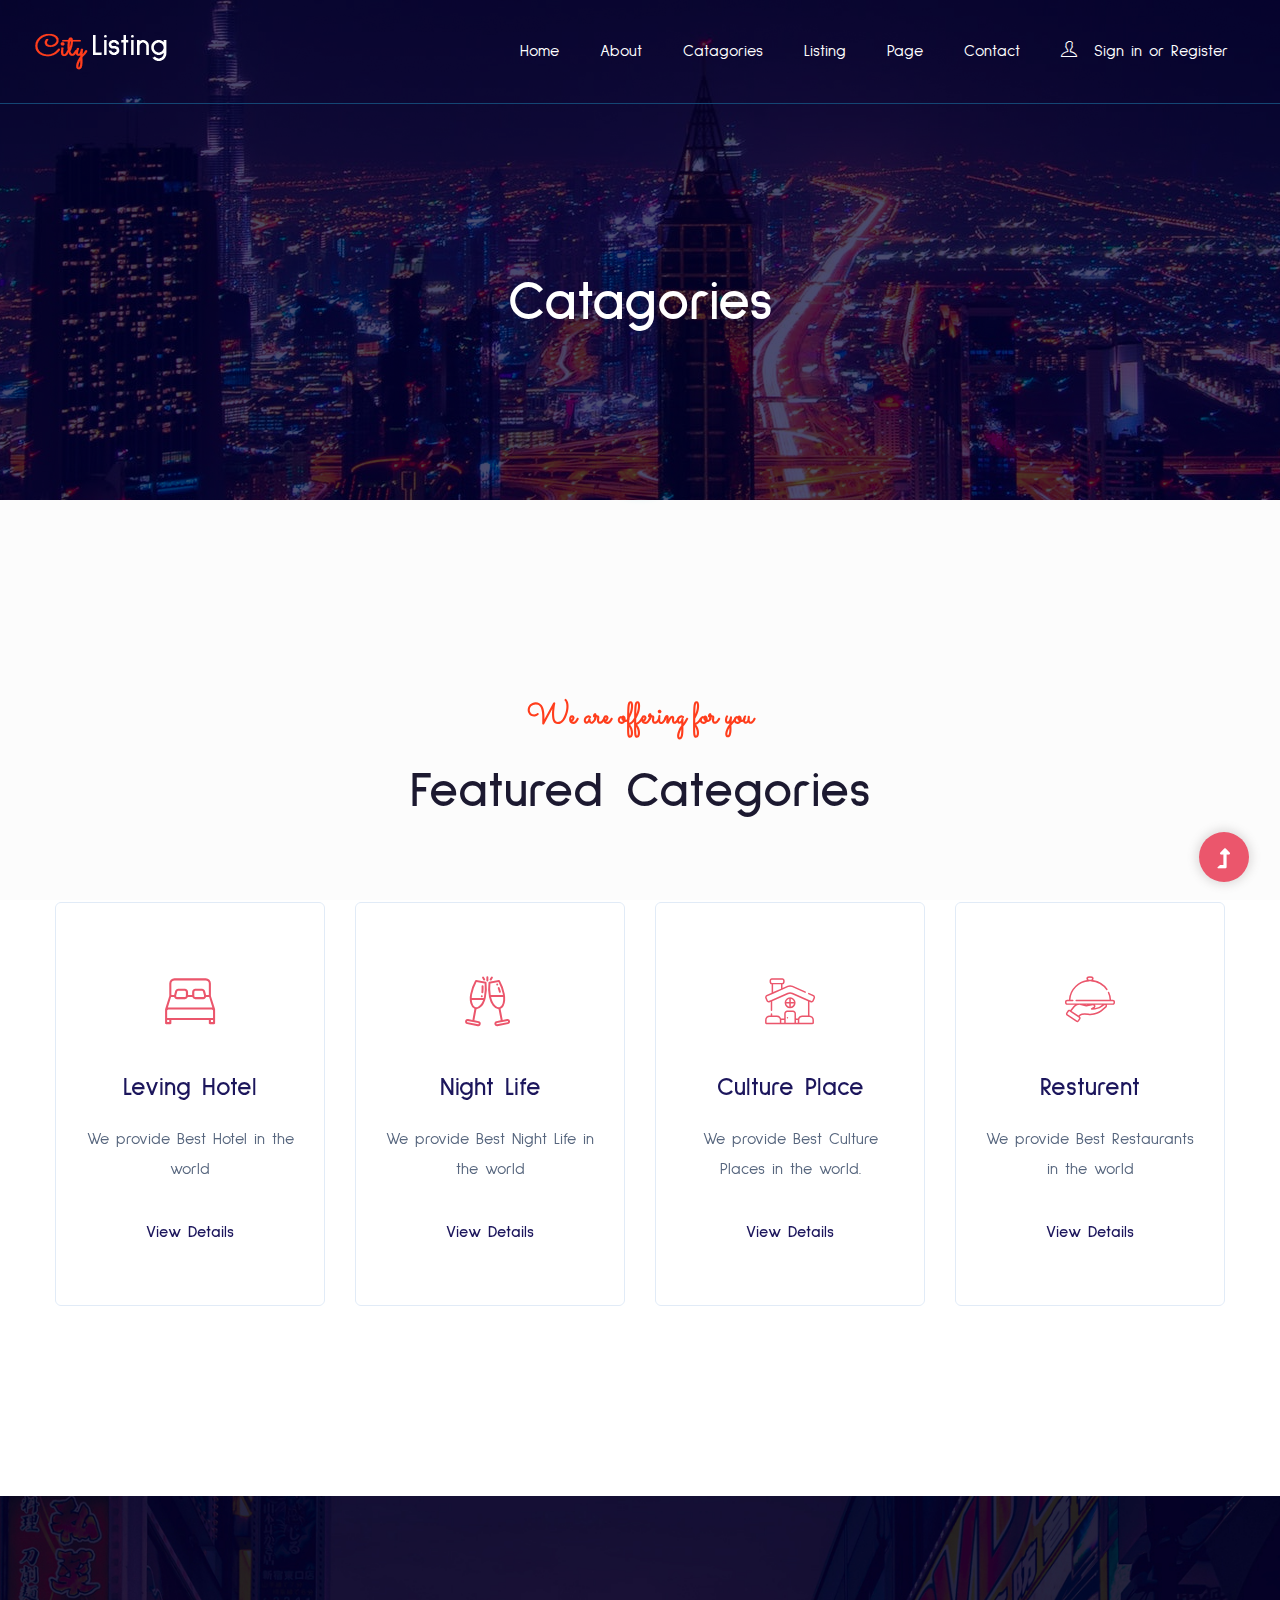
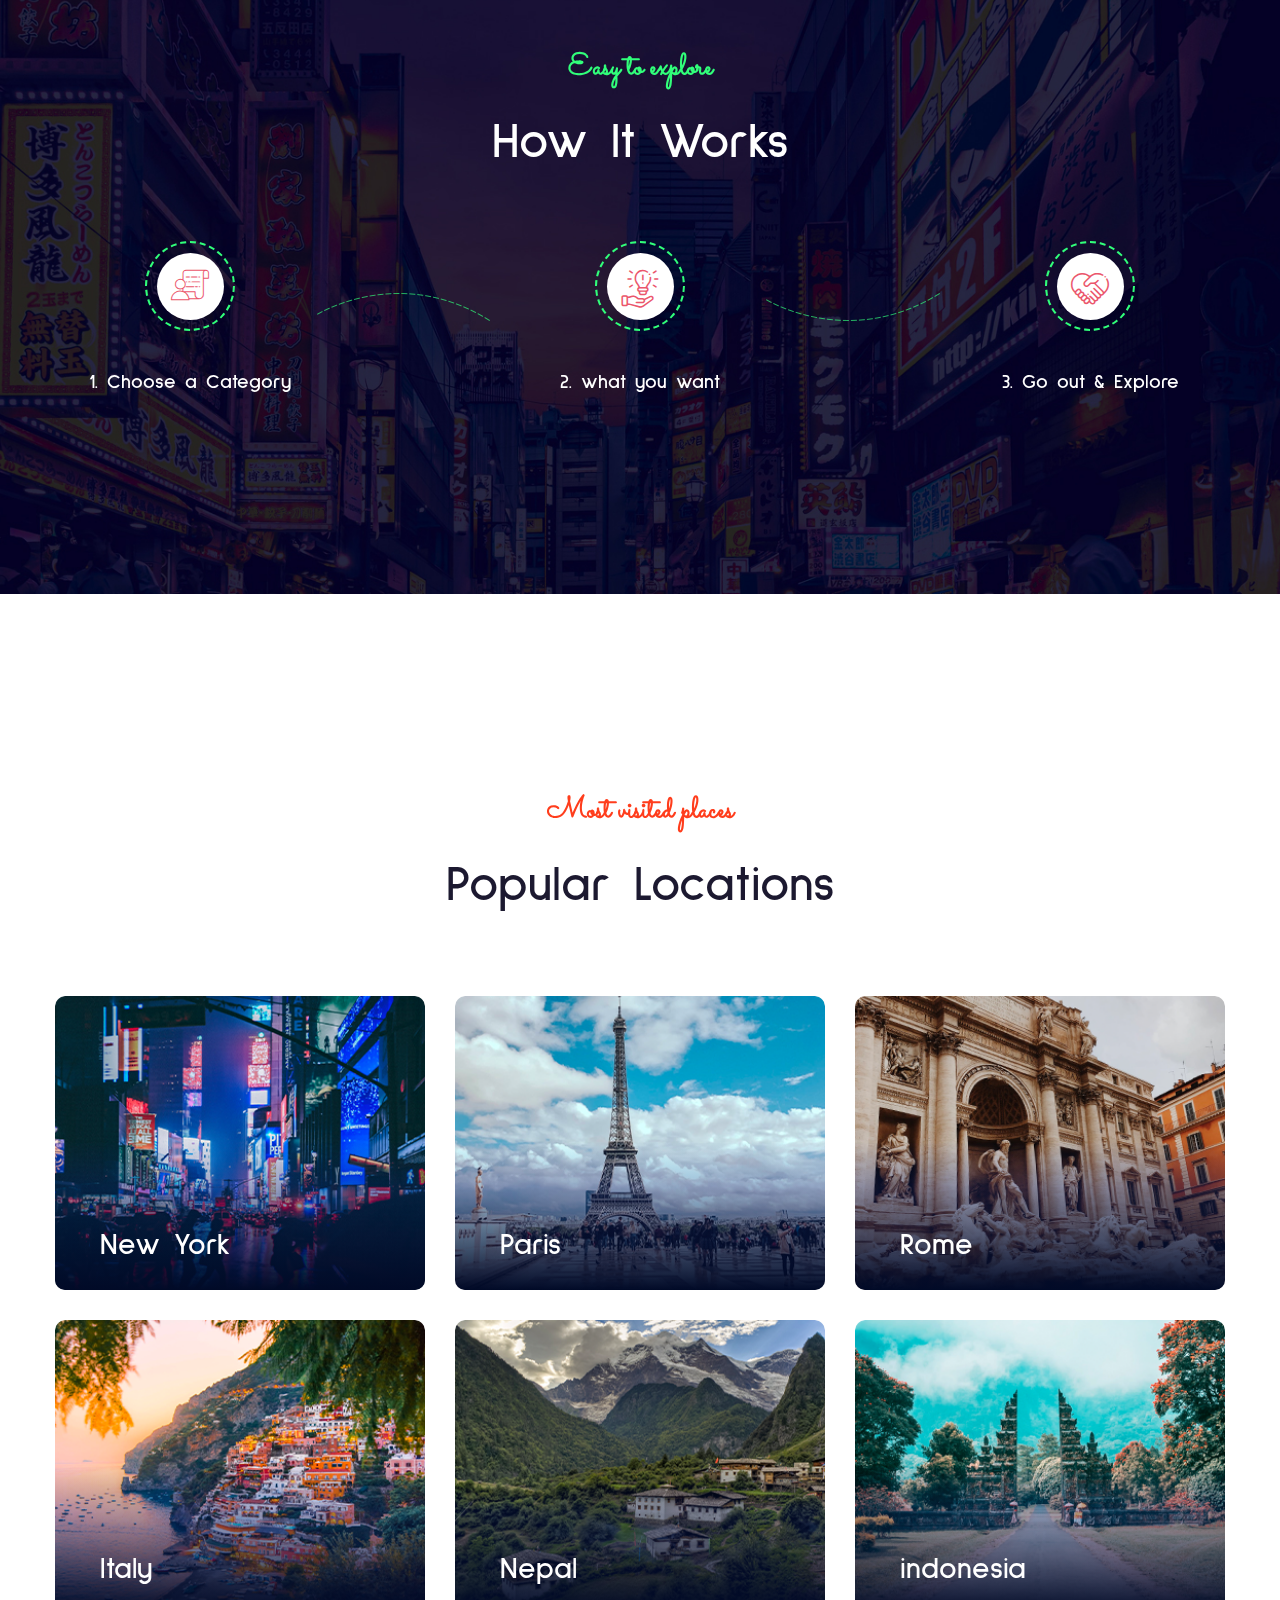
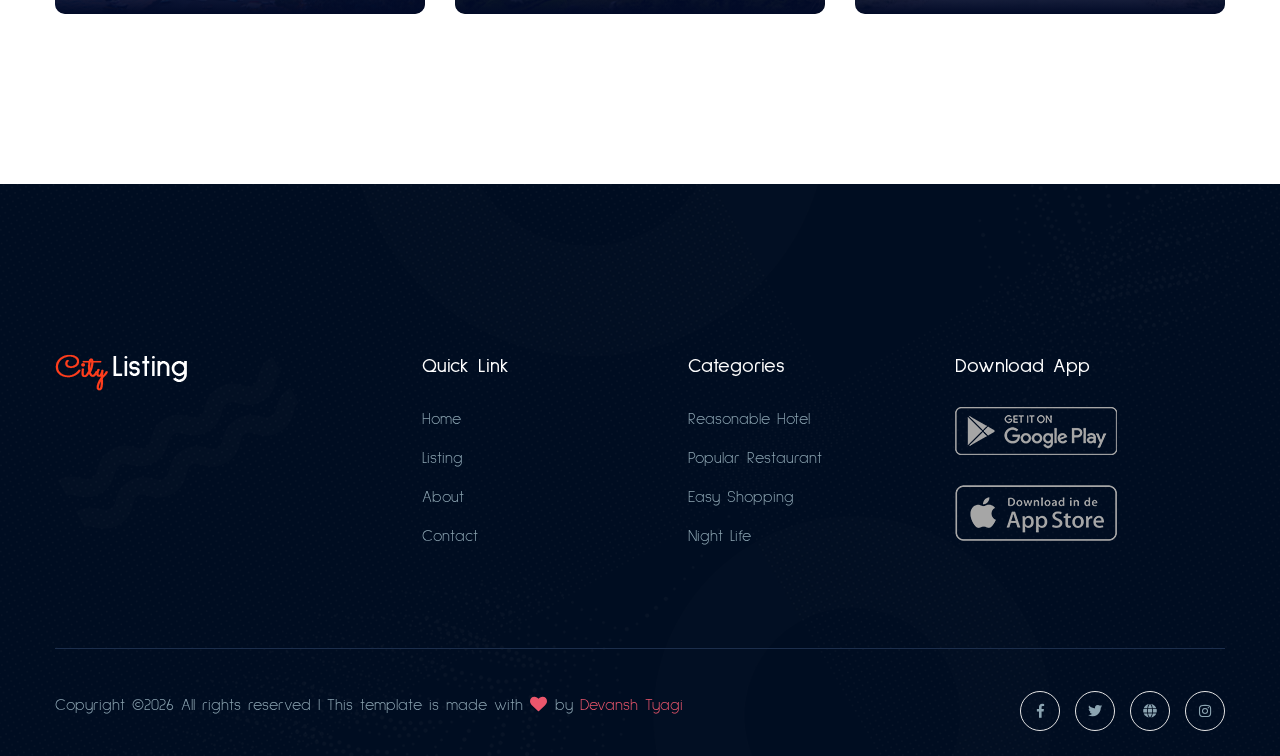
<file: citylisting-master/catagori.html>
<!doctype html>
<html class="no-js" lang="zxx">
    <head>
        <meta charset="utf-8">
        <meta http-equiv="x-ua-compatible" content="ie=edge">
        <title>City Listing</title>
        <meta name="description" content="">
        <meta name="viewport" content="width=device-width, initial-scale=1">
        <link rel="manifest" href="site.webmanifest">
		<link rel="shortcut icon" type="image/x-icon" href="assets/img/favicon.ico">

		<!-- CSS here -->
            <link rel="stylesheet" href="assets/css/bootstrap.min.css">
            <link rel="stylesheet" href="assets/css/owl.carousel.min.css">
            <link rel="stylesheet" href="assets/css/slicknav.css">
            <link rel="stylesheet" href="assets/css/flaticon.css">
            <link rel="stylesheet" href="assets/css/animate.min.css">
            <link rel="stylesheet" href="assets/css/magnific-popup.css">
            <link rel="stylesheet" href="assets/css/fontawesome-all.min.css">
            <link rel="stylesheet" href="assets/css/themify-icons.css">
            <link rel="stylesheet" href="assets/css/slick.css">
            <link rel="stylesheet" href="assets/css/nice-select.css">
            <link rel="stylesheet" href="assets/css/style.css">
   </head>

   <body>
    <!-- Preloader Start -->
    <div id="preloader-active">
        <div class="preloader d-flex align-items-center justify-content-center">
            <div class="preloader-inner position-relative">
                <div class="preloader-circle"></div>
                <div class="preloader-img pere-text">
                    <img src="assets/img/logo/loder.jpg" alt="">
                </div>
            </div>
        </div>
    </div>
    <header>
        <!-- Header Start -->
       <div class="header-area header-transparent">
            <div class="main-header">
               <div class="header-bottom  header-sticky">
                    <div class="container-fluid">
                        <div class="row align-items-center">
                            <!-- Logo -->
                            <div class="col-xl-2 col-lg-2 col-md-1">
                                <div class="logo">
                                  <a href="index.html"><img src="assets/img/logo/logo.png" alt=""></a>
                                </div>
                            </div>
                            <div class="col-xl-10 col-lg-10 col-md-8">
                                <!-- Main-menu -->
                                <div class="main-menu f-right d-none d-lg-block">
                                    <nav>
                                        <ul id="navigation">                                                                                                                                     
                                            <li><a href="index.html">Home</a></li>
                                            <li><a href="about.html">About</a></li>
                                            <li><a href="catagori.html">Catagories</a></li>
                                            <li><a href="listing.html">Listing</a></li>
                                            <li><a href="#">Page</a>
                                                <ul class="submenu">
                                                    <li><a href="blog.html">Blog</a></li>
                                                    <li><a href="blog_details.html">Blog Details</a></li>
                                                </ul>
                                            </li>
                                            <li><a href="contact.html">Contact</a></li>
                                            <li class="login"><a href="#">
                                                <i class="ti-user"></i> Sign in or Register</a>
                                            </li>
                                        </ul>
                                    </nav>
                                </div>
                            </div>
                            <!-- Mobile Menu -->
                            <div class="col-12">
                                <div class="mobile_menu d-block d-lg-none"></div>
                            </div>
                        </div>
                    </div>
               </div>
            </div>
       </div>
        <!-- Header End -->
    </header>
    <main>

        <!-- Hero Start-->
        <div class="hero-area2  slider-height2 hero-overly2 d-flex align-items-center ">
            <div class="container">
                <div class="row">
                    <div class="col-xl-12">
                        <div class="hero-cap text-center pt-50">
                            <h2>Catagories</h2>
                        </div>
                    </div>
                </div>
            </div>
        </div>
        <!--Hero End -->
        <!-- Categories Area Start -->
        <div class="categories-area section-padding30">
            <div class="container">
                <div class="row">
                    <div class="col-lg-12">
                        <!-- Section Tittle -->
                        <div class="section-tittle text-center mb-80">
                            <span>We are offering for you</span>
                            <h2>Featured Categories</h2>
                        </div>
                    </div>
                </div>
                <div class="row">
                    <div class="col-lg-3 col-md-6 col-sm-6">
                        <div class="single-cat text-center mb-50">
                            <div class="cat-icon">
                                <span class="flaticon-bed"></span>
                            </div>
                            <div class="cat-cap">
                                <h5><a href="#">Leving Hotel</a></h5>
                                <p>We provide Best Hotel in the world</p>
                                <a href="#">View Details</a>
                            </div>
                        </div>
                    </div>
                    <div class="col-lg-3 col-md-6 col-sm-6">
                        <div class="single-cat text-center mb-50">
                            <div class="cat-icon">
                                <span class="flaticon-drink"></span>
                            </div>
                            <div class="cat-cap">
                                <h5><a href="#">Night Life</a></h5>
                                <p>We provide Best Night Life in the world</p>
                                <a href="#">View Details</a>
                            </div>
                        </div>
                    </div>
                    <div class="col-lg-3 col-md-6 col-sm-6">
                        <div class="single-cat text-center mb-50">
                            <div class="cat-icon">
                                <span class="flaticon-home"></span>
                            </div>
                            <div class="cat-cap">
                                <h5><a href="#">Culture Place</a></h5>
                                <p>We provide Best Culture Places in the world.</p>
                                <a href="#">View Details</a>
                            </div>
                        </div>
                    </div>
                    <div class="col-lg-3 col-md-6 col-sm-6">
                        <div class="single-cat text-center mb-50">
                            <div class="cat-icon">
                                <span class="flaticon-food"></span>
                            </div>
                            <div class="cat-cap">
                                <h5><a href="#">Resturent</a></h5>
                                <p>We provide Best Restaurants in the world</p>
                                <a href="#">View Details</a>
                            </div>
                        </div>
                    </div>
                    
                 </div>
            </div>
        </div>
        <!-- Categories Area End -->
        <!-- Services Area Start -->
        <div class="services-area pt-150 pb-150 section-bg" data-background="assets/img/gallery/section_bg02.jpg">
            <div class="container">
                <div class="row">
                    <div class="col-lg-12">
                        <!-- Section Tittle -->
                        <div class="section-tittle section-tittle2 text-center mb-80">
                            <span>Easy to explore</span>
                            <h2>How It Works</h2>
                        </div>
                    </div>
                </div>
                <div class="row justify-content-between">
                    <div class="col-lg-3 col-md-6">
                        <div class="single-services text-center mb-50">
                            <div class="services-icon">
                                <span class="flaticon-list"></span>
                            </div>
                            <div class="services-cap">
                                <h5><a href="#">1. Choose a Category</a></h5>
                            </div>
                            <!-- Shpape -->
                            <img class="shape1 d-none d-lg-block" src="assets/img/icon/serices1.png" alt="">
                        </div>
                    </div>
                    <div class="col-lg-3 col-md-6">
                        <div class="single-services text-center mb-50">
                            <div class="services-icon">
                                <span class="flaticon-problem"></span>
                            </div>
                            <div class="services-cap">
                                <h5><a href="#">2. what you want</a></h5>
                            </div>
                            <img class="shape2 d-none d-lg-block" src="assets/img/icon/serices2.png" alt="">
                        </div>
                    </div>
                    <div class="col-lg-3 col-md-6">
                        <div class="single-services text-center mb-50">
                            <div class="services-icon">
                                <span class="flaticon-respect"></span>
                            </div>
                            <div class="services-cap">
                                <h5><a href="#">3. Go out & Explore</a></h5>
                            </div>
                        </div>
                    </div>
                </div>
            </div>
        </div>
        <!-- Services Area End -->
        <!-- Popular Locations Start -->
        <div class="popular-location section-padding30">
            <div class="container">
                <div class="row">
                    <div class="col-lg-12">
                        <!-- Section Tittle -->
                        <div class="section-tittle text-center mb-80">
                            <span>Most visited places</span>
                            <h2>Popular Locations</h2>
                        </div>
                    </div>
                </div>
                <div class="row">
                    <div class="col-lg-4 col-md-6 col-sm-6">
                        <div class="single-location mb-30">
                            <div class="location-img">
                                <img src="assets/img/gallery/location1.png" alt="">
                            </div>
                            <div class="location-details">
                                <p>New York</p>
                                <a href="#" class="location-btn">65 <i class="ti-plus"></i> Location</a>
                            </div>
                        </div>
                    </div>
                    <div class="col-lg-4 col-md-6 col-sm-6">
                        <div class="single-location mb-30">
                            <div class="location-img">
                                <img src="assets/img/gallery/location2.png" alt="">
                            </div>
                            <div class="location-details">
                                <p>Paris</p>
                                <a href="#" class="location-btn">60 <i class="ti-plus"></i> Location</a>
                            </div>
                        </div>
                    </div>
                    <div class="col-lg-4 col-md-6 col-sm-6">
                        <div class="single-location mb-30">
                            <div class="location-img">
                                <img src="assets/img/gallery/location3.png" alt="">
                            </div>
                            <div class="location-details">
                                <p>Rome</p>
                                <a href="#" class="location-btn">50 <i class="ti-plus"></i> Location</a>
                            </div>
                        </div>
                    </div>
                    <div class="col-lg-4 col-md-6 col-sm-6">
                        <div class="single-location mb-30">
                            <div class="location-img">
                                <img src="assets/img/gallery/location4.png" alt="">
                            </div>
                            <div class="location-details">
                                <p>Italy</p>
                                <a href="#" class="location-btn">28 <i class="ti-plus"></i> Location</a>
                            </div>
                        </div>
                    </div>
                    <div class="col-lg-4 col-md-6 col-sm-6">
                        <div class="single-location mb-30">
                            <div class="location-img">
                                <img src="assets/img/gallery/location5.png" alt="">
                            </div>
                            <div class="location-details">
                                <p>Nepal</p>
                                <a href="#" class="location-btn">99 <i class="ti-plus"></i> Location</a>
                            </div>
                        </div>
                    </div>
                    <div class="col-lg-4 col-md-6 col-sm-6">
                        <div class="single-location mb-30">
                            <div class="location-img">
                                <img src="assets/img/gallery/location6.png" alt="">
                            </div>
                            <div class="location-details">
                                <p>indonesia</p>
                                <a href="#" class="location-btn">78 <i class="ti-plus"></i> Location</a>
                            </div>
                        </div>
                    </div>
                </div>
            </div>
        </div>
        <!-- Popular Locations End -->

    </main>
    <footer>
        <!-- Footer Start-->
        <div class="footer-area">
            <div class="container">
               <div class="footer-top footer-padding">
                    <div class="row justify-content-between">
                        <div class="col-xl-3 col-lg-4 col-md-4 col-sm-6">
                            <div class="single-footer-caption mb-50">
                                <div class="single-footer-caption mb-30">
                                    <!-- logo -->
                                    <div class="footer-logo">
                                        <a href="index.html"><img src="assets/img/logo/logo2_footer.png" alt=""></a>
                                    </div>
                                </div>
                            </div>
                        </div>
                        <div class="col-xl-2 col-lg-2 col-md-4 col-sm-6">
                            <div class="single-footer-caption mb-50">
                                <div class="footer-tittle">
                                    <h4>Quick Link</h4>
                                    <ul>
                                        <li><a href="#">Home</a></li>
                                        <li><a href="#">Listing</a></li>
                                        <li><a href="#">About</a></li>
                                        <li><a href="#">Contact</a></li>
                                    </ul>
                                </div>
                            </div>
                        </div>
                        <div class="col-xl-2 col-lg-3 col-md-4 col-sm-6">
                            <div class="single-footer-caption mb-50">
                                <div class="footer-tittle">
                                    <h4>Categories</h4>
                                    <ul>
                                        <li><a href="#">Reasonable Hotel</a></li>
                                        <li><a href="#">Popular Restaurant</a></li>
                                        <li><a href="#">Easy Shopping</a></li>
                                        <li><a href="#">Night Life</a></li>     
                                    </ul>
                                </div>
                            </div>
                        </div>
                        <div class="col-xl-3 col-lg-3 col-md-4 col-sm-6">
                            <div class="single-footer-caption mb-50">
                                <div class="footer-tittle">
                                    <h4>Download App</h4>
                                    <ul>
                                        <li class="app-log"><a href="#"><img src="assets/img/gallery/app-logo.png" alt=""></a></li>
                                        <li><a href="#"><img src="assets/img/gallery/app-logo2.png" alt=""></a></li>
                                    </ul>
                                </div>
                            </div>
                        </div>
                    </div>
               </div>
                <div class="footer-bottom">
                    <div class="row d-flex justify-content-between align-items-center">
                        <div class="col-xl-9 col-lg-8">
                            <div class="footer-copy-right">
                                <p><!-- Link back to Colorlib can't be removed. Template is licensed under CC BY 3.0. -->
  Copyright &copy;<script>document.write(new Date().getFullYear());</script> All rights reserved | This template is made with <i class="fa fa-heart" aria-hidden="true"></i> by <a href="https://colorlib.com" target="_blank">Devansh Tyagi</a>
  <!-- Link back to Colorlib can't be removed. Template is licensed under CC BY 3.0. --></p>
                            </div>
                        </div>
                        <div class="col-xl-3 col-lg-4">
                            <!-- Footer Social -->
                            <div class="footer-social f-right">
                                <a href="#"><i class="fab fa-facebook-f"></i></a>
                                <a href="#"><i class="fab fa-twitter"></i></a>
                                <a href="#"><i class="fas fa-globe"></i></a>
                                <a href="#"><i class="fab fa-instagram"></i></a>
                            </div>
                        </div>
                    </div>
               </div>
            </div>
        </div>
        <!-- Footer End-->
    </footer>
    <!-- Scroll Up -->
    <div id="back-top" >
        <a title="Go to Top" href="#"> <i class="fas fa-level-up-alt"></i></a>
    </div>


    <!-- JS here -->
		<!-- All JS Custom Plugins Link Here here -->
        <script src="./assets/js/vendor/modernizr-3.5.0.min.js"></script>
		<!-- Jquery, Popper, Bootstrap -->
		<script src="./assets/js/vendor/jquery-1.12.4.min.js"></script>
        <script src="./assets/js/popper.min.js"></script>
        <script src="./assets/js/bootstrap.min.js"></script>
	    <!-- Jquery Mobile Menu -->
        <script src="./assets/js/jquery.slicknav.min.js"></script>

		<!-- Jquery Slick , Owl-Carousel Plugins -->
        <script src="./assets/js/owl.carousel.min.js"></script>
        <script src="./assets/js/slick.min.js"></script>
		<!-- One Page, Animated-HeadLin -->
        <script src="./assets/js/wow.min.js"></script>
		<script src="./assets/js/animated.headline.js"></script>
        <script src="./assets/js/jquery.magnific-popup.js"></script>

		<!-- Nice-select, sticky -->
        <script src="./assets/js/jquery.nice-select.min.js"></script>
		<script src="./assets/js/jquery.sticky.js"></script>
        
        <!-- contact js -->
        <script src="./assets/js/contact.js"></script>
        <script src="./assets/js/jquery.form.js"></script>
        <script src="./assets/js/jquery.validate.min.js"></script>
        <script src="./assets/js/mail-script.js"></script>
        <script src="./assets/js/jquery.ajaxchimp.min.js"></script>
        
		<!-- Jquery Plugins, main Jquery -->	
        <script src="./assets/js/plugins.js"></script>
        <script src="./assets/js/main.js"></script>
        
    </body>
</html>
</file>
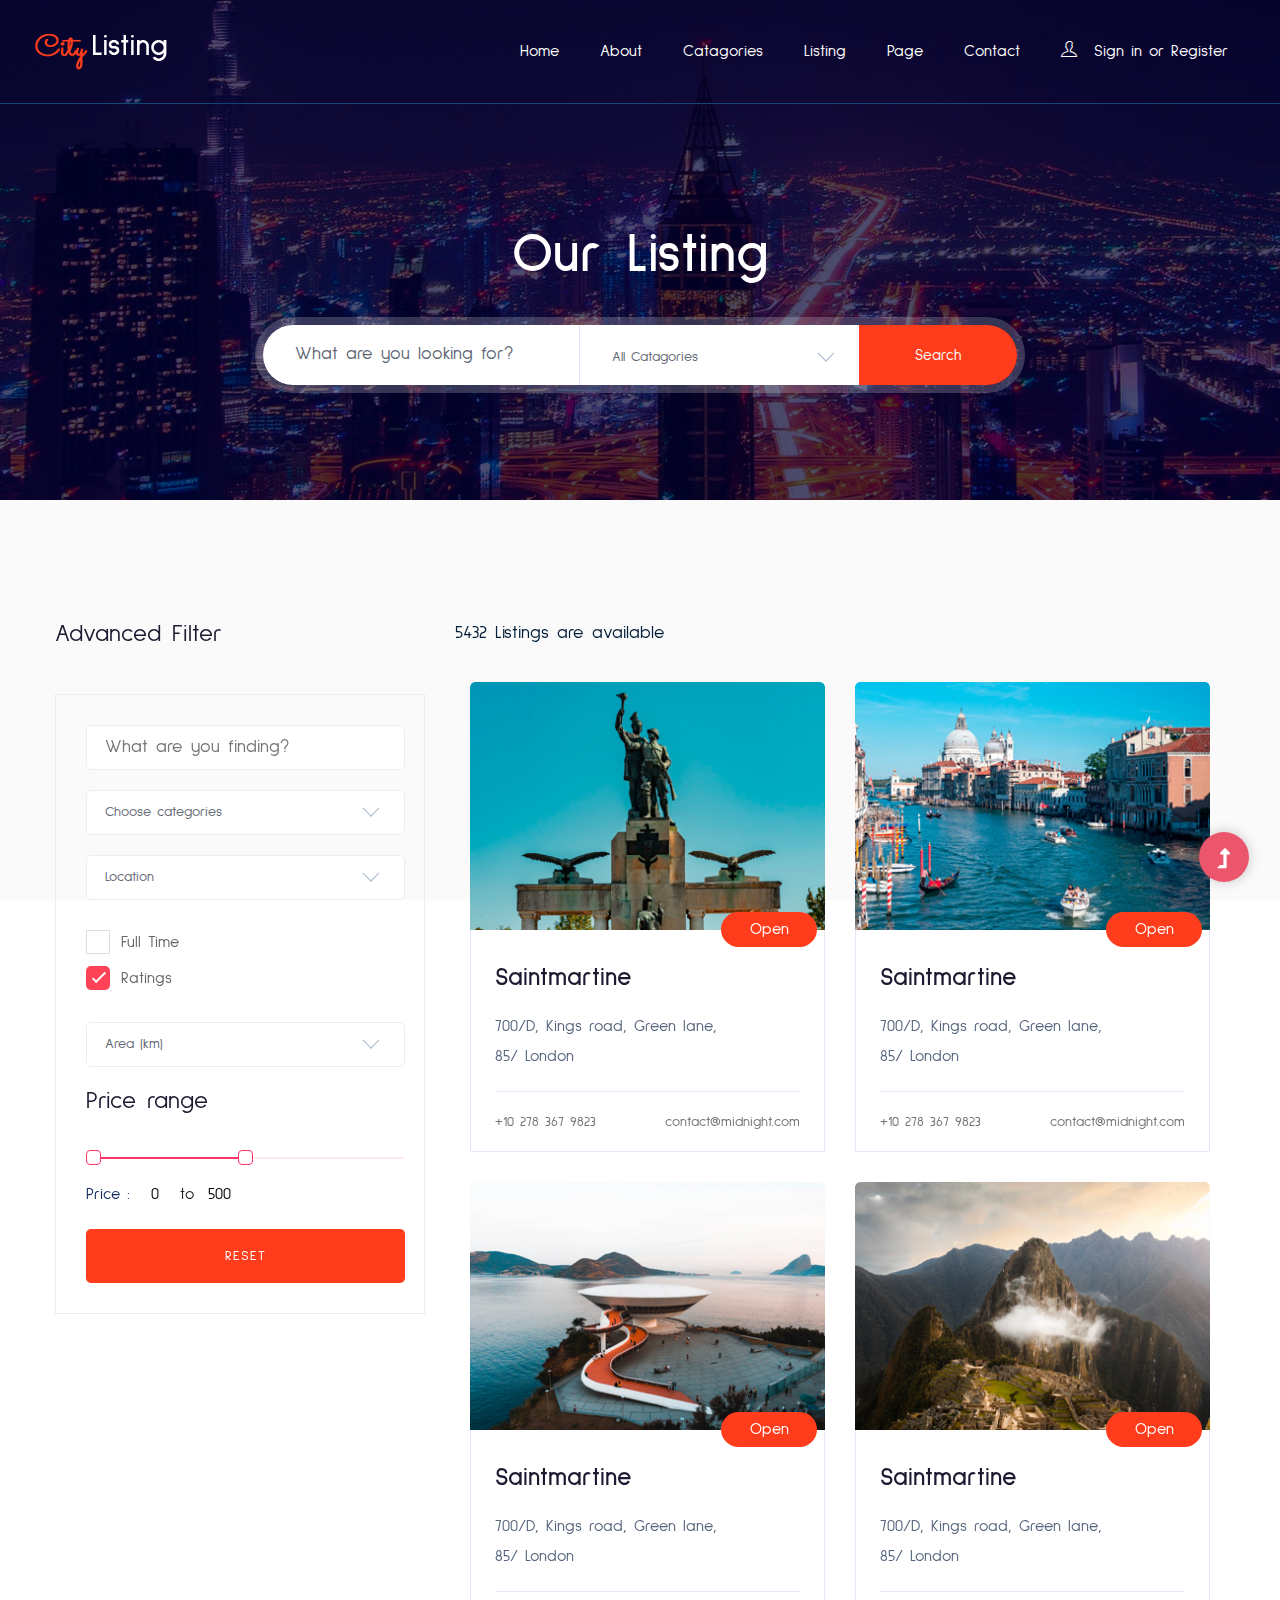
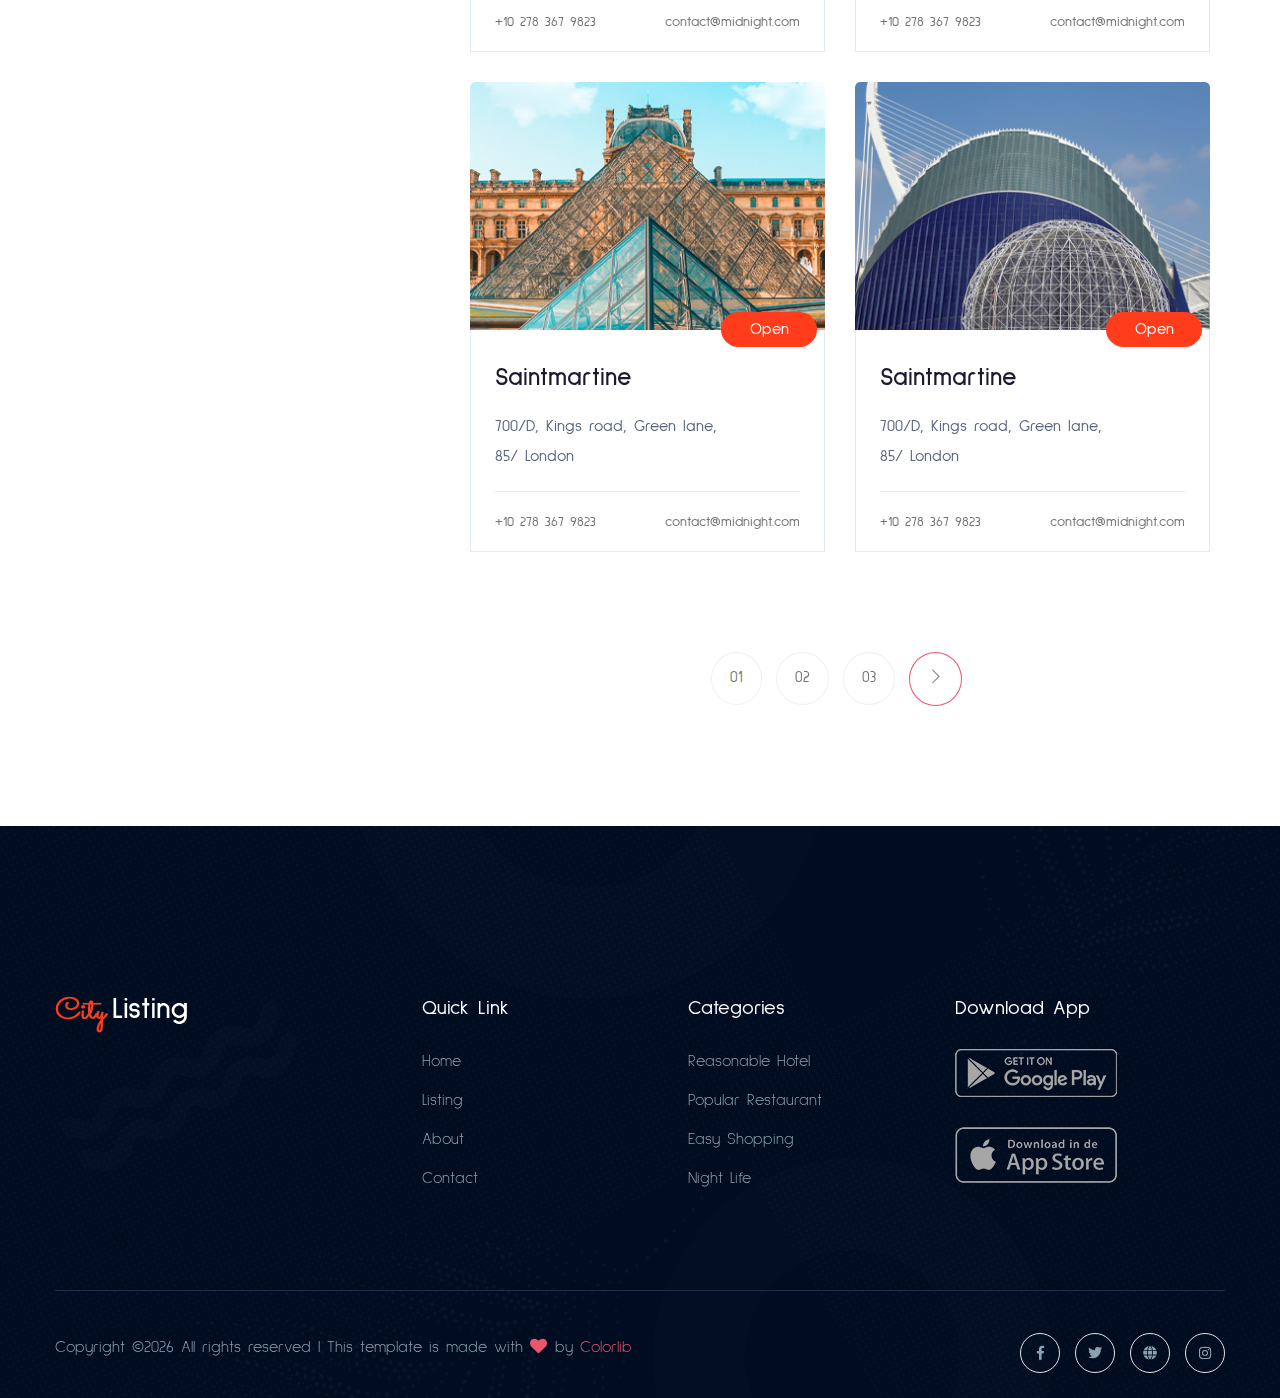
<file: citylisting-master/listing.html>
<!doctype html>
<html class="no-js" lang="zxx">
    <head>
        <meta charset="utf-8">
        <meta http-equiv="x-ua-compatible" content="ie=edge">
        <title>Directory HTML-5 Template </title>
        <meta name="description" content="">
        <meta name="viewport" content="width=device-width, initial-scale=1">
        <link rel="manifest" href="site.webmanifest">
		<link rel="shortcut icon" type="image/x-icon" href="assets/img/favicon.ico">

		<!-- CSS here -->
            <link rel="stylesheet" href="assets/css/bootstrap.min.css">
            <link rel="stylesheet" href="assets/css/owl.carousel.min.css">
            <link rel="stylesheet" href="assets/css/slicknav.css">
            <link rel="stylesheet" href="assets/css/flaticon.css">
            <link rel="stylesheet" href="assets/css/price_rangs.css">
            <link rel="stylesheet" href="assets/css/animate.min.css">
            <link rel="stylesheet" href="assets/css/magnific-popup.css">
            <link rel="stylesheet" href="assets/css/fontawesome-all.min.css">
            <link rel="stylesheet" href="assets/css/themify-icons.css">
            <link rel="stylesheet" href="assets/css/slick.css">
            <link rel="stylesheet" href="assets/css/nice-select.css">
            <link rel="stylesheet" href="assets/css/style.css">
   </head>

   <body>
    <!-- Preloader Start -->
    <div id="preloader-active">
        <div class="preloader d-flex align-items-center justify-content-center">
            <div class="preloader-inner position-relative">
                <div class="preloader-circle"></div>
                <div class="preloader-img pere-text">
                    <img src="assets/img/logo/loder.jpg" alt="">
                </div>
            </div>
        </div>
    </div>
    <!-- Preloader Start -->
    <header>
        <!-- Header Start -->
       <div class="header-area header-transparent">
            <div class="main-header">
               <div class="header-bottom  header-sticky">
                    <div class="container-fluid">
                        <div class="row align-items-center">
                            <!-- Logo -->
                            <div class="col-xl-2 col-lg-2 col-md-1">
                                <div class="logo">
                                  <a href="index.html"><img src="assets/img/logo/logo.png" alt=""></a>
                                </div>
                            </div>
                            <div class="col-xl-10 col-lg-10 col-md-8">
                                <!-- Main-menu -->
                                <div class="main-menu f-right d-none d-lg-block">
                                    <nav>
                                        <ul id="navigation">                                                                                                                                     
                                            <li><a href="index.html">Home</a></li>
                                            <li><a href="about.html">About</a></li>
                                            <li><a href="catagori.html">Catagories</a></li>
                                            <li><a href="listing.html">Listing</a></li>
                                            <li><a href="#">Page</a>
                                                <ul class="submenu">
                                                    <li><a href="blog.html">Blog</a></li>
                                                    <li><a href="blog_details.html">Blog Details</a></li>
                                                </ul>
                                            </li>
                                            <li><a href="contact.html">Contact</a></li>
                                            <li class="login"><a href="#">
                                                <i class="ti-user"></i> Sign in or Register</a>
                                            </li>
                                        </ul>
                                    </nav>
                                </div>
                            </div>
                            <!-- Mobile Menu -->
                            <div class="col-12">
                                <div class="mobile_menu d-block d-lg-none"></div>
                            </div>
                        </div>
                    </div>
               </div>
            </div>
       </div>
        <!-- Header End -->
    </header>
    <main>

        <!-- Hero Start-->
        <div class="hero-area3 hero-overly2 d-flex align-items-center ">
            <div class="container">
                <div class="row justify-content-center">
                    <div class="col-xl-8 col-lg-9">
                        <div class="hero-cap text-center pt-50 pb-20">
                            <h2>Our Listing</h2>
                        </div>
                        <!--Hero form -->
                        <form action="#" class="search-box search-box2">
                            <div class="input-form">
                                <input type="text" placeholder="What are you looking for?">
                            </div>
                            <div class="select-form">
                                <div class="select-itms">
                                    <select name="select" id="select1">
                                        <option value="">All Catagories</option>
                                        <option value="">Catagories One</option>
                                        <option value="">Catagories Two</option>
                                        <option value="">Catagories Three</option>
                                        <option value="">Catagories Four</option>
                                    </select>
                                </div>
                            </div>
                            <!-- Search box -->
                            <div class="search-form">
                                <a href="#">Search</a>
                            </div>	
                        </form>	
                    </div>
                </div>
            </div>
        </div>
        <!--Hero End -->
        <!-- listing Area Start -->
        <div class="listing-area pt-120 pb-120">
            <div class="container">
                <div class="row">
                    <!-- Left content -->
                    <div class="col-xl-4 col-lg-4 col-md-6">
                        <div class="row">
                            <div class="col-12">
                                    <div class="small-section-tittle2 mb-45">
                                    <h4>Advanced Filter</h4>
                                </div>
                            </div>
                        </div>
                        <!-- Job Category Listing start -->
                        <div class="category-listing mb-50">
                            <!-- single one -->
                            <div class="single-listing">
                                <!-- input -->
                                <div class="input-form">
                                    <input type="text" placeholder="What are you finding?">
                                </div>
                                <!-- Select job items start -->
                                <div class="select-job-items1">
                                    <select name="select1">
                                        <option value="">Choose categories</option>
                                        <option value="">Category 1</option>
                                        <option value="">Category 2</option>
                                        <option value="">Category 3</option>
                                    </select>
                                </div>
                                <!--  Select job items End-->
                                <!-- Select job items start -->
                                <div class="select-job-items2">
                                    <select name="select2">
                                        <option value="">Location</option>
                                        <option value="">Dhaka</option>
                                        <option value="">Mirpur</option>
                                        <option value="">Dannondi</option>
                                    </select>
                                </div>
                                <!--  Select job items End-->
                                <!-- select-Categories start -->
                                <div class="select-Categories pt-140 pb-20">
                                    <label class="container">Full Time
                                        <input type="checkbox" >
                                        <span class="checkmark"></span>
                                    </label>
                                    <label class="container">Ratings
                                        <input type="checkbox" checked="checked active">
                                        <span class="checkmark"></span>
                                    </label>
                                </div>
                                <!-- select-Categories End -->
                                <!-- Select job items start -->
                                <div class="select-job-items2">
                                    <select name="select2">
                                        <option value="">Area (km)</option>
                                        <option value="">Dhaka- 1km</option>
                                        <option value="">Dinajpur- 2km</option>
                                        <option value="">Chittagong - 3km</option>
                                    </select>
                                </div>
                                <!--  Select job items End-->
                            </div>

                            <div class="single-listing">
                                <!-- Range Slider Start -->
                                <aside class="left_widgets p_filter_widgets price_rangs_aside sidebar_box_shadow">
                                    <div class="small-section-tittle2">
                                        <h4>Price range</h4>
                                    </div>
                                    <div class="widgets_inner">
                                        <div class="range_item">
                                            <!-- <div id="slider-range"></div> -->
                                            <input type="text" class="js-range-slider" value="" />
                                            <div class="d-flex align-items-center">
                                                <div class="price_text">
                                                    <p>Price :</p>
                                                </div>
                                                <div class="price_value d-flex justify-content-center">
                                                    <input type="text" class="js-input-from" id="amount" readonly />
                                                    <span>to</span>
                                                    <input type="text" class="js-input-to" id="amount" readonly />
                                                </div>
                                            </div>
                                        </div>
                                    </div>
                                </aside>
                              <!-- Range Slider End -->
                                 <a href="#" class="btn list-btn mt-20">Reset</a>
                            </div>
                        </div>
                        <!-- Job Category Listing End -->
                    </div>
                    <!-- Right content -->
                    <div class="col-xl-8 col-lg-8 col-md-6">
                        <div class="row">
                            <div class="col-lg-12">
                                <div class="count mb-35">
                                    <span>5432 Listings are available</span>
                                </div>
                            </div>
                        </div>
                        <!-- listing Details Stat-->
                        <div class="listing-details-area">
                            <div class="container">
                                <div class="row">
                                    <div class="col-lg-6 ">
                                        <div class="single-listing mb-30">
                                            <div class="list-img">
                                                <img src="assets/img/gallery/list1.png" alt="">
                                                <!-- <span>Open</span> -->
                                            </div>
                                            <div class="list-caption">
                                                <span>Open</span>
                                                <h3><a href="listing_details.html">Saintmartine</a></h3>
                                                <p>700/D, Kings road, Green lane, 85/ London</p>
                                                <div class="list-footer">
                                                    <ul>
                                                        <li>+10 278 367 9823</li>
                                                        <li>contact@midnight.com</li>
                                                    </ul>
                                                </div>
                                            </div>
                                        </div>
                                    </div>
                                    <div class="col-lg-6 ">
                                        <div class="single-listing mb-30">
                                            <div class="list-img">
                                                <img src="assets/img/gallery/list2.png" alt="">
                                                <!-- <span>Open</span> -->
                                            </div>
                                            <div class="list-caption">
                                                <span>Open</span>
                                                 <h3><a href="listing_details.html">Saintmartine</a></h3>
                                                <p>700/D, Kings road, Green lane, 85/ London</p>
                                                <div class="list-footer">
                                                    <ul>
                                                        <li>+10 278 367 9823</li>
                                                        <li>contact@midnight.com</li>
                                                    </ul>
                                                </div>
                                            </div>
                                        </div>
                                    </div>
                                    <div class="col-lg-6 ">
                                        <div class="single-listing mb-30">
                                            <div class="list-img">
                                                <img src="assets/img/gallery/list3.png" alt="">
                                                <!-- <span>Open</span> -->
                                            </div>
                                            <div class="list-caption">
                                                <span>Open</span>
                                                 <h3><a href="listing_details.html">Saintmartine</a></h3>
                                                <p>700/D, Kings road, Green lane, 85/ London</p>
                                                <div class="list-footer">
                                                    <ul>
                                                        <li>+10 278 367 9823</li>
                                                        <li>contact@midnight.com</li>
                                                    </ul>
                                                </div>
                                            </div>
                                        </div>
                                    </div>
                                    <div class="col-lg-6 ">
                                        <div class="single-listing mb-30">
                                            <div class="list-img">
                                                <img src="assets/img/gallery/list4.png" alt="">
                                                <!-- <span>Open</span> -->
                                            </div>
                                            <div class="list-caption">
                                                <span>Open</span>
                                                 <h3><a href="listing_details.html">Saintmartine</a></h3>
                                                <p>700/D, Kings road, Green lane, 85/ London</p>
                                                <div class="list-footer">
                                                    <ul>
                                                        <li>+10 278 367 9823</li>
                                                        <li>contact@midnight.com</li>
                                                    </ul>
                                                </div>
                                            </div>
                                        </div>
                                    </div>
                                    <div class="col-lg-6 ">
                                        <div class="single-listing mb-30">
                                            <div class="list-img">
                                                <img src="assets/img/gallery/list5.png" alt="">
                                                <!-- <span>Open</span> -->
                                            </div>
                                            <div class="list-caption">
                                                <span>Open</span>
                                                 <h3><a href="listing_details.html">Saintmartine</a></h3>
                                                <p>700/D, Kings road, Green lane, 85/ London</p>
                                                <div class="list-footer">
                                                    <ul>
                                                        <li>+10 278 367 9823</li>
                                                        <li>contact@midnight.com</li>
                                                    </ul>
                                                </div>
                                            </div>
                                        </div>
                                    </div>
                                    <div class="col-lg-6 ">
                                        <div class="single-listing mb-30">
                                            <div class="list-img">
                                                <img src="assets/img/gallery/list6.png" alt="">
                                                <!-- <span>Open</span> -->
                                            </div>
                                            <div class="list-caption">
                                                <span>Open</span>
                                                 <h3><a href="listing_details.html">Saintmartine</a></h3>
                                                <p>700/D, Kings road, Green lane, 85/ London</p>
                                                <div class="list-footer">
                                                    <ul>
                                                        <li>+10 278 367 9823</li>
                                                        <li>contact@midnight.com</li>
                                                    </ul>
                                                </div>
                                            </div>
                                        </div>
                                    </div>
                                </div>
                            </div>
                        </div>
                        <!-- listing Details End -->
                        <!--Pagination Start  -->
                        <div class="pagination-area pt-70 text-center">
                            <div class="container">
                                <div class="row">
                                    <div class="col-xl-12">
                                        <div class="single-wrap d-flex justify-content-center">
                                            <nav aria-label="Page navigation example">
                                                <ul class="pagination justify-content-start">
                                                    <li class="page-item active"><a class="page-link" href="#">01</a></li>
                                                    <li class="page-item"><a class="page-link" href="#">02</a></li>
                                                    <li class="page-item"><a class="page-link" href="#">03</a></li>
                                                <li class="page-item"><a class="page-link" href="#"><span class="ti-angle-right"></span></a></li>
                                                </ul>
                                            </nav>
                                        </div>
                                    </div>
                                </div>
                            </div>
                        </div>
                        <!--Pagination End  -->
                    </div>
                </div>
            </div>
        </div>
        <!-- listing-area Area End -->

    </main>
    <footer>
        <!-- Footer Start-->
        <div class="footer-area">
            <div class="container">
               <div class="footer-top footer-padding">
                    <div class="row justify-content-between">
                        <div class="col-xl-3 col-lg-4 col-md-4 col-sm-6">
                            <div class="single-footer-caption mb-50">
                                <div class="single-footer-caption mb-30">
                                    <!-- logo -->
                                    <div class="footer-logo">
                                        <a href="index.html"><img src="assets/img/logo/logo2_footer.png" alt=""></a>
                                    </div>
                                </div>
                            </div>
                        </div>
                        <div class="col-xl-2 col-lg-2 col-md-4 col-sm-6">
                            <div class="single-footer-caption mb-50">
                                <div class="footer-tittle">
                                    <h4>Quick Link</h4>
                                    <ul>
                                        <li><a href="#">Home</a></li>
                                        <li><a href="#">Listing</a></li>
                                        <li><a href="#">About</a></li>
                                        <li><a href="#">Contact</a></li>
                                    </ul>
                                </div>
                            </div>
                        </div>
                        <div class="col-xl-2 col-lg-3 col-md-4 col-sm-6">
                            <div class="single-footer-caption mb-50">
                                <div class="footer-tittle">
                                    <h4>Categories</h4>
                                    <ul>
                                        <li><a href="#">Reasonable Hotel</a></li>
                                        <li><a href="#">Popular Restaurant</a></li>
                                        <li><a href="#">Easy Shopping</a></li>
                                        <li><a href="#">Night Life</a></li>     
                                    </ul>
                                </div>
                            </div>
                        </div>
                        <div class="col-xl-3 col-lg-3 col-md-4 col-sm-6">
                            <div class="single-footer-caption mb-50">
                                <div class="footer-tittle">
                                    <h4>Download App</h4>
                                    <ul>
                                        <li class="app-log"><a href="#"><img src="assets/img/gallery/app-logo.png" alt=""></a></li>
                                        <li><a href="#"><img src="assets/img/gallery/app-logo2.png" alt=""></a></li>
                                    </ul>
                                </div>
                            </div>
                        </div>
                    </div>
               </div>
                <div class="footer-bottom">
                    <div class="row d-flex justify-content-between align-items-center">
                        <div class="col-xl-9 col-lg-8">
                            <div class="footer-copy-right">
                                <p><!-- Link back to Colorlib can't be removed. Template is licensed under CC BY 3.0. -->
  Copyright &copy;<script>document.write(new Date().getFullYear());</script> All rights reserved | This template is made with <i class="fa fa-heart" aria-hidden="true"></i> by <a href="https://colorlib.com" target="_blank">Colorlib</a>
  <!-- Link back to Colorlib can't be removed. Template is licensed under CC BY 3.0. --></p>
                            </div>
                        </div>
                        <div class="col-xl-3 col-lg-4">
                            <!-- Footer Social -->
                            <div class="footer-social f-right">
                                <a href="#"><i class="fab fa-facebook-f"></i></a>
                                <a href="#"><i class="fab fa-twitter"></i></a>
                                <a href="#"><i class="fas fa-globe"></i></a>
                                <a href="#"><i class="fab fa-instagram"></i></a>
                            </div>
                        </div>
                    </div>
               </div>
            </div>
        </div>
        <!-- Footer End-->
    </footer>
    <!-- Scroll Up -->
    <div id="back-top" >
        <a title="Go to Top" href="#"> <i class="fas fa-level-up-alt"></i></a>
    </div>


    <!-- JS here -->
		<!-- All JS Custom Plugins Link Here here -->
        <script src="./assets/js/vendor/modernizr-3.5.0.min.js"></script>
		<!-- Jquery, Popper, Bootstrap -->
		<script src="./assets/js/vendor/jquery-1.12.4.min.js"></script>
        <script src="./assets/js/popper.min.js"></script>
        <script src="./assets/js/bootstrap.min.js"></script>
	    <!-- Jquery Mobile Menu -->
        <script src="./assets/js/jquery.slicknav.min.js"></script>

		<!-- Jquery Slick , Owl-Carousel Plugins -->
        <script src="./assets/js/owl.carousel.min.js"></script>
        <script src="./assets/js/slick.min.js"></script>
		<!-- One Page, Animated-HeadLin -->
        <script src="./assets/js/wow.min.js"></script>
        <script src="./assets/js/price-range.js"></script>
		<script src="./assets/js/animated.headline.js"></script>
        <script src="./assets/js/jquery.magnific-popup.js"></script>

		<!-- Nice-select, sticky -->
        <script src="./assets/js/jquery.nice-select.min.js"></script>
		<script src="./assets/js/jquery.sticky.js"></script>
        
        <!-- contact js -->
        <script src="./assets/js/contact.js"></script>
        <script src="./assets/js/jquery.form.js"></script>
        <script src="./assets/js/jquery.validate.min.js"></script>
        <script src="./assets/js/mail-script.js"></script>
        <script src="./assets/js/jquery.ajaxchimp.min.js"></script>
        
		<!-- Jquery Plugins, main Jquery -->	
        <script src="./assets/js/plugins.js"></script>
        <script src="./assets/js/main.js"></script>
        
    </body>
</html>
</file>
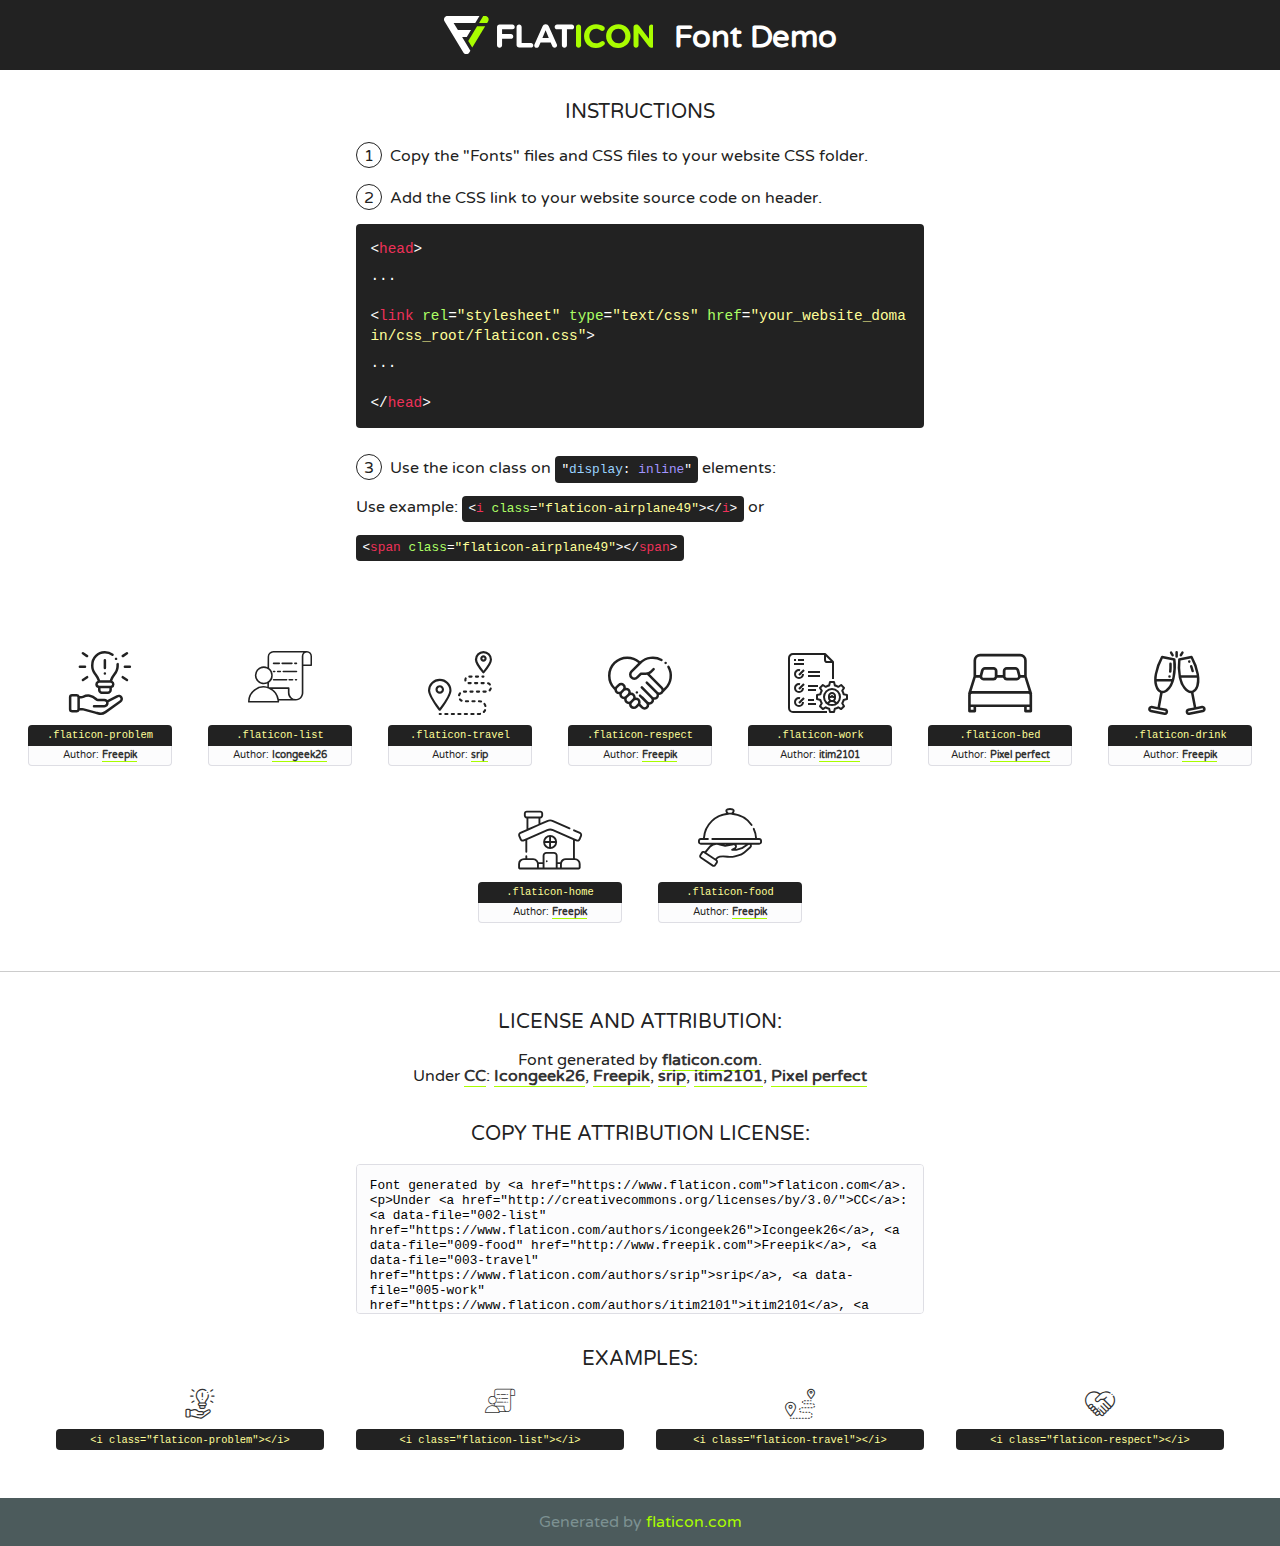
<file: citylisting-master/assets/fonts/flaticon.html>
<!DOCTYPE html>
<!--
  Flaticon icon font: Flaticon
  Creation date: 24/03/2020 06:28
-->
<html>
<!DOCTYPE html>
<html>

<head>
    <title>Flaticon WebFont</title>
    <link href="http://fonts.googleapis.com/css?family=Varela+Round" rel="stylesheet" type="text/css" />
    <link rel="stylesheet" type="text/css" href="flaticon.css">
    <meta charset="UTF-8">
    <style>
    html, body, div, span, applet, object, iframe,
    h1, h2, h3, h4, h5, h6, p, blockquote, pre,
    a, abbr, acronym, address, big, cite, code,
    del, dfn, em, img, ins, kbd, q, s, samp,
    small, strike, strong, sub, sup, tt, var,
    b, u, i, center,
    dl, dt, dd, ol, ul, li,
    fieldset, form, label, legend,
    table, caption, tbody, tfoot, thead, tr, th, td,
    article, aside, canvas, details, embed, 
    figure, figcaption, footer, header, hgroup, 
    menu, nav, output, ruby, section, summary,
    time, mark, audio, video {
        margin: 0;
        padding: 0;
        border: 0;
        font-size: 100%;
        font: inherit;
        vertical-align: baseline;
    }
    /* HTML5 display-role reset for older browsers */
    article, aside, details, figcaption, figure, 
    footer, header, hgroup, menu, nav, section {
        display: block;
    }
    body {
        line-height: 1;
    }
    ol, ul {
        list-style: none;
    }
    blockquote, q {
        quotes: none;
    }
    blockquote:before, blockquote:after,
    q:before, q:after {
        content: '';
        content: none;
    }
    table {
        border-collapse: collapse;
        border-spacing: 0;
    }
    body {
        font-family: 'Varela Round', Helvetica, Arial, sans-serif;
        font-size: 16px;
        color: #222;
    }
    a {
        color: #333;
        border-bottom: 1px solid #a9fd00;
        font-weight: bold;
        text-decoration: none;
    }
    * {
        -moz-box-sizing: border-box;
        -webkit-box-sizing: border-box;
        box-sizing: border-box;
        margin: 0;
        padding: 0;
    }
    [class^="flaticon-"]:before, [class*=" flaticon-"]:before, [class^="flaticon-"]:after, [class*=" flaticon-"]:after {
        font-family: Flaticon;
        font-size: 30px;
        font-style: normal;
        margin-left: 20px;
        color: #333;
    }
    .wrapper {
        max-width: 600px;
        margin: auto;
        padding: 0 1em;
    }
    .title {
        font-size: 1.25em;
        text-align: center;
        margin-bottom: 1em;
        text-transform: uppercase;
    }
    header {
        text-align: center;
        background-color: #222;
        color: #fff;
        padding: 1em;
    }
    header .logo {
        width: 210px;
        height: 38px;
        display: inline-block;
        vertical-align: middle;
        margin-right: 1em;
        border: none;
    }
    header strong {
        font-size: 1.95em;
        font-weight: bold;
        vertical-align: middle;
        margin-top: 5px;
        display: inline-block;
    }
    .demo {
        margin: 2em auto;
        line-height: 1.25em;
    }
    .demo ul li {
        margin-bottom: 1em;
    }
    .demo ul li .num {
        color: #222;
        border-radius: 20px;
        display: inline-block;
        width: 26px;
        padding: 3px;
        height: 26px;
        text-align: center;
        margin-right: 0.5em;
        border: 1px solid #222;
    }
    .demo ul li code {
        background-color: #222;
        border-radius: 4px;
        padding: 0.25em 0.5em;
        display: inline-block;
        color: #fff;
        font-family: Consolas,Monaco,Lucida Console,Liberation Mono,DejaVu Sans Mono,Bitstream Vera Sans Mono,Courier New, monospace;
        font-weight: lighter;
        margin-top: 1em;
        font-size: 0.8em;
        word-break: break-all;
    }
    .demo ul li code.big {
        padding: 1em;
        font-size: 0.9em;
    }
    .demo ul li code .red {
        color: #EF3159;
    }
    .demo ul li code .green {
        color: #ACFF65;
    }
    .demo ul li code .yellow {
        color: #FFFF99;
    }
    .demo ul li code .blue {
        color: #99D3FF;
    }
    .demo ul li code .purple {
        color: #A295FF;
    }
    .demo ul li code .dots {
        margin-top: 0.5em;
        display: block;
    }
    #glyphs {
        border-bottom: 1px solid #ccc;
        padding: 2em 0;
        text-align: center;
    }
    .glyph {
        display: inline-block;
        width: 9em;
        margin: 1em;
        text-align: center;
        vertical-align: top;
        background: #FFF;
    }
    .glyph .glyph-icon {
        padding: 10px;
        display: block;
        font-family:"Flaticon";
        font-size: 64px;
        line-height: 1;
    }
    .glyph .glyph-icon:before {
        font-size: 64px;
        color: #222;
        margin-left: 0;
    }
    .class-name {
        font-size: 0.65em;
        background-color: #222;
        color: #fff;
        border-radius: 4px 4px 0 0;
        padding: 0.5em;
        color: #FFFF99;
        font-family: Consolas,Monaco,Lucida Console,Liberation Mono,DejaVu Sans Mono,Bitstream Vera Sans Mono,Courier New, monospace;
    }
    .author-name {
        font-size: 0.6em;
        background-color: #fcfcfd;
        border: 1px solid #DEDEE4;
        border-top: 0;
        border-radius: 0 0 4px 4px;
        padding: 0.5em;
    }
    .class-name:last-child {
        font-size: 10px;
        color:#888;
    }
    .class-name:last-child a {
        font-size: 10px;
        color:#555;
    }
    .class-name:last-child a:hover {
        color:#a9fd00;
    }
    .glyph > input {
        display: block;
        width: 100px;
        margin: 5px auto;
        text-align: center;
        font-size: 12px;
        cursor: text;
    }
    .glyph > input.icon-input {
        font-family:"Flaticon";
        font-size: 16px;
        margin-bottom: 10px;
    }
    .attribution .title {
        margin-top: 2em;
    }
    .attribution textarea {
        background-color: #fcfcfd;
        padding: 1em;
        border: none;
        box-shadow: none;
        border: 1px solid #DEDEE4;
        border-radius: 4px;
        resize: none;
        width: 100%;
        height: 150px;
        font-size: 0.8em;
        font-family: Consolas,Monaco,Lucida Console,Liberation Mono,DejaVu Sans Mono,Bitstream Vera Sans Mono,Courier New, monospace;
        -webkit-appearance: none;
    }
    .iconsuse {
        margin: 2em auto;
        text-align: center;
        max-width: 1200px;
    }
    .iconsuse:after {
        content: '';
        display: table;
        clear: both;
    }
    .iconsuse .image {
        float: left;
        width: 25%;
        padding: 0 1em;
    }
    .iconsuse .image p {
        margin-bottom: 1em;
    }
    .iconsuse .image span {
        display: block;
        font-size: 0.65em;
        background-color: #222;
        color: #fff;
        border-radius: 4px;
        padding: 0.5em;
        color: #FFFF99;
        margin-top: 1em;
        font-family: Consolas,Monaco,Lucida Console,Liberation Mono,DejaVu Sans Mono,Bitstream Vera Sans Mono,Courier New, monospace;
    }
    #footer {
        text-align: center;
        background-color: #4C5B5C;
        color: #7c9192;
        padding: 1em;
    }
    #footer a {
        border: none;
        color: #a9fd00;
        font-weight: normal;
    }
    @media (max-width: 960px) {
        .iconsuse .image {
            width: 50%;
        }
    }
    @media (max-width: 560px) {
        .iconsuse .image {
            width: 100%;
        }
    }
    </style>
</head>

<body class="characters-off">

    <header>
        <a href="https://www.flaticon.com" target="_blank" class="logo">
            <svg version="1.1" xmlns="http://www.w3.org/2000/svg" xmlns:xlink="http://www.w3.org/1999/xlink" xmlns:a="http://ns.adobe.com/AdobeSVGViewerExtensions/3.0/" viewBox="0 0 560.875 102.036" enable-background="new 0 0 560.875 102.036" xml:space="preserve">
                <defs>
                </defs>
                <g>
                    <g class="letters">
                        <path fill="#ffffff" d="M141.596,29.675c0-3.777,2.985-6.767,6.764-6.767h34.438c3.426,0,6.15,2.728,6.15,6.15
                        c0,3.43-2.724,6.149-6.15,6.149h-27.674v13.091h23.719c3.429,0,6.151,2.724,6.151,6.15c0,3.43-2.723,6.149-6.151,6.149h-23.719
                        v17.574c0,3.773-2.986,6.761-6.764,6.761c-3.779,0-6.764-2.989-6.764-6.761V29.675z"></path>
                        <path fill="#ffffff" d="M193.844,29.149c0-3.781,2.985-6.767,6.764-6.767c3.776,0,6.763,2.985,6.763,6.767v42.957h25.039
                        c3.426,0,6.149,2.726,6.149,6.153c0,3.425-2.723,6.15-6.149,6.15h-31.802c-3.779,0-6.764-2.986-6.764-6.768V29.149z"></path>
                        <path fill="#ffffff" d="M241.891,75.71l21.438-48.407c1.492-3.341,4.215-5.357,7.906-5.357h0.792
                        c3.686,0,6.323,2.017,7.815,5.357l21.439,48.407c0.436,0.967,0.701,1.845,0.701,2.723c0,3.602-2.809,6.501-6.414,6.501
                        c-3.161,0-5.269-1.845-6.499-4.655l-4.132-9.661h-27.059l-4.301,10.102c-1.144,2.631-3.426,4.214-6.237,4.214
                        c-3.517,0-6.24-2.81-6.24-6.325C241.1,77.64,241.451,76.677,241.891,75.71z M279.932,58.666l-8.521-20.297l-8.526,20.297H279.932
                        z"></path>
                        <path fill="#ffffff" d="M314.864,35.387H301.86c-3.429,0-6.239-2.813-6.239-6.238c0-3.429,2.811-6.24,6.239-6.24h39.533
                        c3.426,0,6.237,2.811,6.237,6.24c0,3.425-2.811,6.238-6.237,6.238h-13.001v42.785c0,3.773-2.99,6.761-6.764,6.761
                        c-3.779,0-6.764-2.989-6.764-6.761V35.387z"></path>
                        <path fill="#A9FD00" d="M352.615,29.149c0-3.781,2.985-6.767,6.767-6.767c3.774,0,6.761,2.985,6.761,6.767v49.024
                        c0,3.773-2.987,6.761-6.761,6.761c-3.781,0-6.767-2.989-6.767-6.761V29.149z"></path>
                        <path fill="#A9FD00" d="M374.132,53.836v-0.179c0-17.481,13.178-31.801,32.065-31.801c9.22,0,15.459,2.458,20.557,6.238
                        c1.402,1.054,2.637,2.985,2.637,5.357c0,3.692-2.985,6.59-6.681,6.59c-1.845,0-3.071-0.702-4.044-1.319
                        c-3.776-2.813-7.729-4.393-12.562-4.393c-10.364,0-17.831,8.611-17.831,19.154v0.173c0,10.542,7.291,19.329,17.831,19.329
                        c5.715,0,9.492-1.756,13.359-4.834c1.049-0.874,2.458-1.491,4.039-1.491c3.429,0,6.325,2.813,6.325,6.236
                        c0,2.106-1.056,3.78-2.282,4.834c-5.539,4.834-12.036,7.733-21.878,7.733C387.572,85.464,374.132,71.493,374.132,53.836z"></path>
                        <path fill="#A9FD00" d="M433.009,53.836v-0.179c0-17.481,13.79-31.801,32.766-31.801c18.981,0,32.592,14.143,32.592,31.628v0.173
                        c0,17.483-13.785,31.807-32.769,31.807C446.625,85.464,433.009,71.32,433.009,53.836z M484.224,53.836v-0.179
                        c0-10.539-7.725-19.326-18.626-19.326c-10.893,0-18.449,8.611-18.449,19.154v0.173c0,10.542,7.73,19.329,18.626,19.329
                        C476.676,72.986,484.224,64.378,484.224,53.836z"></path>
                        <path fill="#A9FD00" d="M506.233,29.321c0-3.774,2.99-6.763,6.767-6.763h1.401c3.252,0,5.183,1.583,7.029,3.953l26.093,34.265
                        V29.059c0-3.692,2.99-6.677,6.681-6.677c3.683,0,6.671,2.985,6.671,6.677v48.934c0,3.78-2.987,6.765-6.764,6.765h-0.436
                        c-3.257,0-5.188-1.581-7.034-3.953l-27.056-35.492v32.944c0,3.687-2.985,6.676-6.678,6.676c-3.683,0-6.673-2.989-6.673-6.676
                        V29.321z"></path>
                    </g>
                    <g class="insignia">
                        <path fill="#ffffff" d="M48.372,56.137h12.517l11.156-18.537H37.186L25.688,18.539h57.825L94.668,0H9.271
                        C5.925,0,2.842,1.801,1.198,4.716c-1.644,2.907-1.593,6.482,0.134,9.343l50.38,83.501c1.678,2.781,4.689,4.476,7.938,4.476
                        c3.246,0,6.257-1.695,7.935-4.476l2.898-4.804L48.372,56.137z"></path>
                        <g class="i">
                            <path fill="#A9FD00" d="M93.575,18.539h0.031v0.004l21.652,0.004l2.705-4.488c1.727-2.861,1.778-6.436,0.133-9.343
                            C116.454,1.801,113.371,0,110.026,0h-5.294L93.575,18.539z"></path>
                            <polygon fill="#A9FD00" points="88.291,27.356 64.725,66.486 75.519,84.404 109.942,27.356"></polygon>
                        </g>
                    </g>
                </g>
            </svg>
        </a>
        <strong>Font Demo</strong>
    </header>


    <section class="demo wrapper">

        <p class="title">Instructions</p>

        <ul>
            <li>
                <span class="num">1</span>Copy the "Fonts" files and CSS files to your website CSS folder.
            </li>
            <li>
                <span class="num">2</span>Add the CSS link to your website source code on header.
                <code class="big">
                    &lt;<span class="red">head</span>&gt;
                    <br/><span class="dots">...</span>
                    <br/>&lt;<span class="red">link</span> <span class="green">rel</span>=<span class="yellow">"stylesheet"</span> <span class="green">type</span>=<span class="yellow">"text/css"</span> <span class="green">href</span>=<span class="yellow">"your_website_domain/css_root/flaticon.css"</span>&gt;
                    <br/><span class="dots">...</span>
                    <br/>&lt;/<span class="red">head</span>&gt;
                </code>
            </li>

            <li>
                <p>
                    <span class="num">3</span>Use the icon class on <code>"<span class="blue">display</span>:<span class="purple"> inline</span>"</code> elements:
                    <br />
                    Use example: <code>&lt;<span class="red">i</span> <span class="green">class</span>=<span class="yellow">&quot;flaticon-airplane49&quot;</span>&gt;&lt;/<span class="red">i</span>&gt;</code> or <code>&lt;<span class="red">span</span> <span class="green">class</span>=<span class="yellow">&quot;flaticon-airplane49&quot;</span>&gt;&lt;/<span class="red">span</span>&gt;</code>
            </li>
        </ul>

    </section>




   <section id="glyphs">          
    
      
        <div class="glyph"><div class="glyph-icon flaticon-problem"></div>
            <div class="class-name">.flaticon-problem</div>
            <div class="author-name">Author: <a data-file="001-problem" href="http://www.freepik.com">Freepik</a> </div> 
        </div>        
        
        <div class="glyph"><div class="glyph-icon flaticon-list"></div>
            <div class="class-name">.flaticon-list</div>
            <div class="author-name">Author: <a data-file="002-list" href="https://www.flaticon.com/authors/icongeek26">Icongeek26</a> </div> 
        </div>        
        
        <div class="glyph"><div class="glyph-icon flaticon-travel"></div>
            <div class="class-name">.flaticon-travel</div>
            <div class="author-name">Author: <a data-file="003-travel" href="https://www.flaticon.com/authors/srip">srip</a> </div> 
        </div>        
        
        <div class="glyph"><div class="glyph-icon flaticon-respect"></div>
            <div class="class-name">.flaticon-respect</div>
            <div class="author-name">Author: <a data-file="004-respect" href="http://www.freepik.com">Freepik</a> </div> 
        </div>        
        
        <div class="glyph"><div class="glyph-icon flaticon-work"></div>
            <div class="class-name">.flaticon-work</div>
            <div class="author-name">Author: <a data-file="005-work" href="https://www.flaticon.com/authors/itim2101">itim2101</a> </div> 
        </div>        
        
        <div class="glyph"><div class="glyph-icon flaticon-bed"></div>
            <div class="class-name">.flaticon-bed</div>
            <div class="author-name">Author: <a data-file="006-bed" href="https://www.flaticon.com/authors/pixel-perfect">Pixel perfect</a> </div> 
        </div>        
        
        <div class="glyph"><div class="glyph-icon flaticon-drink"></div>
            <div class="class-name">.flaticon-drink</div>
            <div class="author-name">Author: <a data-file="007-drink" href="http://www.freepik.com">Freepik</a> </div> 
        </div>        
        
        <div class="glyph"><div class="glyph-icon flaticon-home"></div>
            <div class="class-name">.flaticon-home</div>
            <div class="author-name">Author: <a data-file="008-home" href="http://www.freepik.com">Freepik</a> </div> 
        </div>        
        
        <div class="glyph"><div class="glyph-icon flaticon-food"></div>
            <div class="class-name">.flaticon-food</div>
            <div class="author-name">Author: <a data-file="009-food" href="http://www.freepik.com">Freepik</a> </div> 
        </div>        
        

    </section>



    <section class="attribution wrapper"   style="text-align:center;">

      <div class="title">License and attribution:</div><div class="attrDiv">Font generated by <a href="https://www.flaticon.com">flaticon.com</a>. <div><p>Under <a href="http://creativecommons.org/licenses/by/3.0/">CC</a>: <a data-file="002-list" href="https://www.flaticon.com/authors/icongeek26">Icongeek26</a>, <a data-file="009-food" href="http://www.freepik.com">Freepik</a>, <a data-file="003-travel" href="https://www.flaticon.com/authors/srip">srip</a>, <a data-file="005-work" href="https://www.flaticon.com/authors/itim2101">itim2101</a>, <a data-file="006-bed" href="https://www.flaticon.com/authors/pixel-perfect">Pixel perfect</a></p>  </div>
      </div>
      <div class="title">Copy the Attribution License:</div>

    <textarea onclick="this.focus();this.select();">Font generated by &lt;a href=&quot;https://www.flaticon.com&quot;&gt;flaticon.com&lt;/a&gt;. <p>Under <a href="http://creativecommons.org/licenses/by/3.0/">CC</a>: <a data-file="002-list" href="https://www.flaticon.com/authors/icongeek26">Icongeek26</a>, <a data-file="009-food" href="http://www.freepik.com">Freepik</a>, <a data-file="003-travel" href="https://www.flaticon.com/authors/srip">srip</a>, <a data-file="005-work" href="https://www.flaticon.com/authors/itim2101">itim2101</a>, <a data-file="006-bed" href="https://www.flaticon.com/authors/pixel-perfect">Pixel perfect</a></p>  
     </textarea>

    </section>

    <section class="iconsuse">

          <div class="title">Examples:</div>            
             
            <div class="image">
                <p>
                    <i class="glyph-icon flaticon-problem"></i> 
                    <span>&lt;i class=&quot;flaticon-problem&quot;&gt;&lt;/i&gt;</span>
                </p>
            </div>
            
            <div class="image">
                <p>
                    <i class="glyph-icon flaticon-list"></i> 
                    <span>&lt;i class=&quot;flaticon-list&quot;&gt;&lt;/i&gt;</span>
                </p>
            </div>
            
            <div class="image">
                <p>
                    <i class="glyph-icon flaticon-travel"></i> 
                    <span>&lt;i class=&quot;flaticon-travel&quot;&gt;&lt;/i&gt;</span>
                </p>
            </div>
            
            <div class="image">
                <p>
                    <i class="glyph-icon flaticon-respect"></i> 
                    <span>&lt;i class=&quot;flaticon-respect&quot;&gt;&lt;/i&gt;</span>
                </p>
            </div>
                       
        </div>
                            
    </section>

<div id="footer">
    <div>Generated by <a href="https://www.flaticon.com">flaticon.com</a>
    </div>
</div>



</body>
</html>
</file>
<file: citylisting-master/assets/css/flaticon.css>
/*
  	Flaticon icon font: Flaticon
  	Creation date: 24/03/2020 06:28
  	*/

@font-face {
  font-family: "Flaticon";
  src: url("../fonts/Flaticon.eot");
  src: url("../fonts/Flaticon.eot?#iefix") format("embedded-opentype"),
       url("../fonts/Flaticon.woff2") format("woff2"),
       url("../fonts/Flaticon.woff") format("woff"),
       url("../fonts/Flaticon.ttf") format("truetype"),
       url("../fonts/Flaticon.svg#Flaticon") format("svg");
  font-weight: normal;
  font-style: normal;
}

@media screen and (-webkit-min-device-pixel-ratio:0) {
  @font-face {
    font-family: "Flaticon";
    src: url("../fonts/Flaticon.svg#Flaticon") format("svg");
  }
}

[class^="flaticon-"]:before, [class*=" flaticon-"]:before,
[class^="flaticon-"]:after, [class*=" flaticon-"]:after {   
  font-family: Flaticon;
font-style: normal;

}

.flaticon-problem:before { content: "\f100"; }
.flaticon-list:before { content: "\f101"; }
.flaticon-travel:before { content: "\f102"; }
.flaticon-respect:before { content: "\f103"; }
.flaticon-work:before { content: "\f104"; }
.flaticon-bed:before { content: "\f105"; }
.flaticon-drink:before { content: "\f106"; }
.flaticon-home:before { content: "\f107"; }
.flaticon-food:before { content: "\f108"; }
</file>
<file: citylisting-master/assets/css/themify-icons.css>
@font-face {
	font-family: 'themify';
	src:url('../fonts/themify.eot?-fvbane');


	src:url('../fonts/themify.eot?#iefix-fvbane') format('embedded-opentype'),
		url('../fonts/themify.woff?-fvbane') format('woff'),
		url('../fonts/themify.ttf?-fvbane') format('truetype'),
		url('../fonts/themify.svg?-fvbane#themify') format('svg');
	font-weight: normal;
	font-style: normal;
}

[class^="ti-"], [class*=" ti-"] {
	font-family: 'themify';
	speak: none;
	font-style: normal;
	font-weight: normal;
	font-variant: normal;
	text-transform: none;
	line-height: 1;

	/* Better Font Rendering =========== */
	-webkit-font-smoothing: antialiased;
	-moz-osx-font-smoothing: grayscale;
}

.ti-wand:before {
	content: "\e600";
}
.ti-volume:before {
	content: "\e601";
}
.ti-user:before {
	content: "\e602";
}
.ti-unlock:before {
	content: "\e603";
}
.ti-unlink:before {
	content: "\e604";
}
.ti-trash:before {
	content: "\e605";
}
.ti-thought:before {
	content: "\e606";
}
.ti-target:before {
	content: "\e607";
}
.ti-tag:before {
	content: "\e608";
}
.ti-tablet:before {
	content: "\e609";
}
.ti-star:before {
	content: "\e60a";
}
.ti-spray:before {
	content: "\e60b";
}
.ti-signal:before {
	content: "\e60c";
}
.ti-shopping-cart:before {
	content: "\e60d";
}
.ti-shopping-cart-full:before {
	content: "\e60e";
}
.ti-settings:before {
	content: "\e60f";
}
.ti-search:before {
	content: "\e610";
}
.ti-zoom-in:before {
	content: "\e611";
}
.ti-zoom-out:before {
	content: "\e612";
}
.ti-cut:before {
	content: "\e613";
}
.ti-ruler:before {
	content: "\e614";
}
.ti-ruler-pencil:before {
	content: "\e615";
}
.ti-ruler-alt:before {
	content: "\e616";
}
.ti-bookmark:before {
	content: "\e617";
}
.ti-bookmark-alt:before {
	content: "\e618";
}
.ti-reload:before {
	content: "\e619";
}
.ti-plus:before {
	content: "\e61a";
}
.ti-pin:before {
	content: "\e61b";
}
.ti-pencil:before {
	content: "\e61c";
}
.ti-pencil-alt:before {
	content: "\e61d";
}
.ti-paint-roller:before {
	content: "\e61e";
}
.ti-paint-bucket:before {
	content: "\e61f";
}
.ti-na:before {
	content: "\e620";
}
.ti-mobile:before {
	content: "\e621";
}
.ti-minus:before {
	content: "\e622";
}
.ti-medall:before {
	content: "\e623";
}
.ti-medall-alt:before {
	content: "\e624";
}
.ti-marker:before {
	content: "\e625";
}
.ti-marker-alt:before {
	content: "\e626";
}
.ti-arrow-up:before {
	content: "\e627";
}
.ti-arrow-right:before {
	content: "\e628";
}
.ti-arrow-left:before {
	content: "\e629";
}
.ti-arrow-down:before {
	content: "\e62a";
}
.ti-lock:before {
	content: "\e62b";
}
.ti-location-arrow:before {
	content: "\e62c";
}
.ti-link:before {
	content: "\e62d";
}
.ti-layout:before {
	content: "\e62e";
}
.ti-layers:before {
	content: "\e62f";
}
.ti-layers-alt:before {
	content: "\e630";
}
.ti-key:before {
	content: "\e631";
}
.ti-import:before {
	content: "\e632";
}
.ti-image:before {
	content: "\e633";
}
.ti-heart:before {
	content: "\e634";
}
.ti-heart-broken:before {
	content: "\e635";
}
.ti-hand-stop:before {
	content: "\e636";
}
.ti-hand-open:before {
	content: "\e637";
}
.ti-hand-drag:before {
	content: "\e638";
}
.ti-folder:before {
	content: "\e639";
}
.ti-flag:before {
	content: "\e63a";
}
.ti-flag-alt:before {
	content: "\e63b";
}
.ti-flag-alt-2:before {
	content: "\e63c";
}
.ti-eye:before {
	content: "\e63d";
}
.ti-export:before {
	content: "\e63e";
}
.ti-exchange-vertical:before {
	content: "\e63f";
}
.ti-desktop:before {
	content: "\e640";
}
.ti-cup:before {
	content: "\e641";
}
.ti-crown:before {
	content: "\e642";
}
.ti-comments:before {
	content: "\e643";
}
.ti-comment:before {
	content: "\e644";
}
.ti-comment-alt:before {
	content: "\e645";
}
.ti-close:before {
	content: "\e646";
}
.ti-clip:before {
	content: "\e647";
}
.ti-angle-up:before {
	content: "\e648";
}
.ti-angle-right:before {
	content: "\e649";
}
.ti-angle-left:before {
	content: "\e64a";
}
.ti-angle-down:before {
	content: "\e64b";
}
.ti-check:before {
	content: "\e64c";
}
.ti-check-box:before {
	content: "\e64d";
}
.ti-camera:before {
	content: "\e64e";
}
.ti-announcement:before {
	content: "\e64f";
}
.ti-brush:before {
	content: "\e650";
}
.ti-briefcase:before {
	content: "\e651";
}
.ti-bolt:before {
	content: "\e652";
}
.ti-bolt-alt:before {
	content: "\e653";
}
.ti-blackboard:before {
	content: "\e654";
}
.ti-bag:before {
	content: "\e655";
}
.ti-move:before {
	content: "\e656";
}
.ti-arrows-vertical:before {
	content: "\e657";
}
.ti-arrows-horizontal:before {
	content: "\e658";
}
.ti-fullscreen:before {
	content: "\e659";
}
.ti-arrow-top-right:before {
	content: "\e65a";
}
.ti-arrow-top-left:before {
	content: "\e65b";
}
.ti-arrow-circle-up:before {
	content: "\e65c";
}
.ti-arrow-circle-right:before {
	content: "\e65d";
}
.ti-arrow-circle-left:before {
	content: "\e65e";
}
.ti-arrow-circle-down:before {
	content: "\e65f";
}
.ti-angle-double-up:before {
	content: "\e660";
}
.ti-angle-double-right:before {
	content: "\e661";
}
.ti-angle-double-left:before {
	content: "\e662";
}
.ti-angle-double-down:before {
	content: "\e663";
}
.ti-zip:before {
	content: "\e664";
}
.ti-world:before {
	content: "\e665";
}
.ti-wheelchair:before {
	content: "\e666";
}
.ti-view-list:before {
	content: "\e667";
}
.ti-view-list-alt:before {
	content: "\e668";
}
.ti-view-grid:before {
	content: "\e669";
}
.ti-uppercase:before {
	content: "\e66a";
}
.ti-upload:before {
	content: "\e66b";
}
.ti-underline:before {
	content: "\e66c";
}
.ti-truck:before {
	content: "\e66d";
}
.ti-timer:before {
	content: "\e66e";
}
.ti-ticket:before {
	content: "\e66f";
}
.ti-thumb-up:before {
	content: "\e670";
}
.ti-thumb-down:before {
	content: "\e671";
}
.ti-text:before {
	content: "\e672";
}
.ti-stats-up:before {
	content: "\e673";
}
.ti-stats-down:before {
	content: "\e674";
}
.ti-split-v:before {
	content: "\e675";
}
.ti-split-h:before {
	content: "\e676";
}
.ti-smallcap:before {
	content: "\e677";
}
.ti-shine:before {
	content: "\e678";
}
.ti-shift-right:before {
	content: "\e679";
}
.ti-shift-left:before {
	content: "\e67a";
}
.ti-shield:before {
	content: "\e67b";
}
.ti-notepad:before {
	content: "\e67c";
}
.ti-server:before {
	content: "\e67d";
}
.ti-quote-right:before {
	content: "\e67e";
}
.ti-quote-left:before {
	content: "\e67f";
}
.ti-pulse:before {
	content: "\e680";
}
.ti-printer:before {
	content: "\e681";
}
.ti-power-off:before {
	content: "\e682";
}
.ti-plug:before {
	content: "\e683";
}
.ti-pie-chart:before {
	content: "\e684";
}
.ti-paragraph:before {
	content: "\e685";
}
.ti-panel:before {
	content: "\e686";
}
.ti-package:before {
	content: "\e687";
}
.ti-music:before {
	content: "\e688";
}
.ti-music-alt:before {
	content: "\e689";
}
.ti-mouse:before {
	content: "\e68a";
}
.ti-mouse-alt:before {
	content: "\e68b";
}
.ti-money:before {
	content: "\e68c";
}
.ti-microphone:before {
	content: "\e68d";
}
.ti-menu:before {
	content: "\e68e";
}
.ti-menu-alt:before {
	content: "\e68f";
}
.ti-map:before {
	content: "\e690";
}
.ti-map-alt:before {
	content: "\e691";
}
.ti-loop:before {
	content: "\e692";
}
.ti-location-pin:before {
	content: "\e693";
}
.ti-list:before {
	content: "\e694";
}
.ti-light-bulb:before {
	content: "\e695";
}
.ti-Italic:before {
	content: "\e696";
}
.ti-info:before {
	content: "\e697";
}
.ti-infinite:before {
	content: "\e698";
}
.ti-id-badge:before {
	content: "\e699";
}
.ti-hummer:before {
	content: "\e69a";
}
.ti-home:before {
	content: "\e69b";
}
.ti-help:before {
	content: "\e69c";
}
.ti-headphone:before {
	content: "\e69d";
}
.ti-harddrives:before {
	content: "\e69e";
}
.ti-harddrive:before {
	content: "\e69f";
}
.ti-gift:before {
	content: "\e6a0";
}
.ti-game:before {
	content: "\e6a1";
}
.ti-filter:before {
	content: "\e6a2";
}
.ti-files:before {
	content: "\e6a3";
}
.ti-file:before {
	content: "\e6a4";
}
.ti-eraser:before {
	content: "\e6a5";
}
.ti-envelope:before {
	content: "\e6a6";
}
.ti-download:before {
	content: "\e6a7";
}
.ti-direction:before {
	content: "\e6a8";
}
.ti-direction-alt:before {
	content: "\e6a9";
}
.ti-dashboard:before {
	content: "\e6aa";
}
.ti-control-stop:before {
	content: "\e6ab";
}
.ti-control-shuffle:before {
	content: "\e6ac";
}
.ti-control-play:before {
	content: "\e6ad";
}
.ti-control-pause:before {
	content: "\e6ae";
}
.ti-control-forward:before {
	content: "\e6af";
}
.ti-control-backward:before {
	content: "\e6b0";
}
.ti-cloud:before {
	content: "\e6b1";
}
.ti-cloud-up:before {
	content: "\e6b2";
}
.ti-cloud-down:before {
	content: "\e6b3";
}
.ti-clipboard:before {
	content: "\e6b4";
}
.ti-car:before {
	content: "\e6b5";
}
.ti-calendar:before {
	content: "\e6b6";
}
.ti-book:before {
	content: "\e6b7";
}
.ti-bell:before {
	content: "\e6b8";
}
.ti-basketball:before {
	content: "\e6b9";
}
.ti-bar-chart:before {
	content: "\e6ba";
}
.ti-bar-chart-alt:before {
	content: "\e6bb";
}
.ti-back-right:before {
	content: "\e6bc";
}
.ti-back-left:before {
	content: "\e6bd";
}
.ti-arrows-corner:before {
	content: "\e6be";
}
.ti-archive:before {
	content: "\e6bf";
}
.ti-anchor:before {
	content: "\e6c0";
}
.ti-align-right:before {
	content: "\e6c1";
}
.ti-align-left:before {
	content: "\e6c2";
}
.ti-align-justify:before {
	content: "\e6c3";
}
.ti-align-center:before {
	content: "\e6c4";
}
.ti-alert:before {
	content: "\e6c5";
}
.ti-alarm-clock:before {
	content: "\e6c6";
}
.ti-agenda:before {
	content: "\e6c7";
}
.ti-write:before {
	content: "\e6c8";
}
.ti-window:before {
	content: "\e6c9";
}
.ti-widgetized:before {
	content: "\e6ca";
}
.ti-widget:before {
	content: "\e6cb";
}
.ti-widget-alt:before {
	content: "\e6cc";
}
.ti-wallet:before {
	content: "\e6cd";
}
.ti-video-clapper:before {
	content: "\e6ce";
}
.ti-video-camera:before {
	content: "\e6cf";
}
.ti-vector:before {
	content: "\e6d0";
}
.ti-themify-logo:before {
	content: "\e6d1";
}
.ti-themify-favicon:before {
	content: "\e6d2";
}
.ti-themify-favicon-alt:before {
	content: "\e6d3";
}
.ti-support:before {
	content: "\e6d4";
}
.ti-stamp:before {
	content: "\e6d5";
}
.ti-split-v-alt:before {
	content: "\e6d6";
}
.ti-slice:before {
	content: "\e6d7";
}
.ti-shortcode:before {
	content: "\e6d8";
}
.ti-shift-right-alt:before {
	content: "\e6d9";
}
.ti-shift-left-alt:before {
	content: "\e6da";
}
.ti-ruler-alt-2:before {
	content: "\e6db";
}
.ti-receipt:before {
	content: "\e6dc";
}
.ti-pin2:before {
	content: "\e6dd";
}
.ti-pin-alt:before {
	content: "\e6de";
}
.ti-pencil-alt2:before {
	content: "\e6df";
}
.ti-palette:before {
	content: "\e6e0";
}
.ti-more:before {
	content: "\e6e1";
}
.ti-more-alt:before {
	content: "\e6e2";
}
.ti-microphone-alt:before {
	content: "\e6e3";
}
.ti-magnet:before {
	content: "\e6e4";
}
.ti-line-double:before {
	content: "\e6e5";
}
.ti-line-dotted:before {
	content: "\e6e6";
}
.ti-line-dashed:before {
	content: "\e6e7";
}
.ti-layout-width-full:before {
	content: "\e6e8";
}
.ti-layout-width-default:before {
	content: "\e6e9";
}
.ti-layout-width-default-alt:before {
	content: "\e6ea";
}
.ti-layout-tab:before {
	content: "\e6eb";
}
.ti-layout-tab-window:before {
	content: "\e6ec";
}
.ti-layout-tab-v:before {
	content: "\e6ed";
}
.ti-layout-tab-min:before {
	content: "\e6ee";
}
.ti-layout-slider:before {
	content: "\e6ef";
}
.ti-layout-slider-alt:before {
	content: "\e6f0";
}
.ti-layout-sidebar-right:before {
	content: "\e6f1";
}
.ti-layout-sidebar-none:before {
	content: "\e6f2";
}
.ti-layout-sidebar-left:before {
	content: "\e6f3";
}
.ti-layout-placeholder:before {
	content: "\e6f4";
}
.ti-layout-menu:before {
	content: "\e6f5";
}
.ti-layout-menu-v:before {
	content: "\e6f6";
}
.ti-layout-menu-separated:before {
	content: "\e6f7";
}
.ti-layout-menu-full:before {
	content: "\e6f8";
}
.ti-layout-media-right-alt:before {
	content: "\e6f9";
}
.ti-layout-media-right:before {
	content: "\e6fa";
}
.ti-layout-media-overlay:before {
	content: "\e6fb";
}
.ti-layout-media-overlay-alt:before {
	content: "\e6fc";
}
.ti-layout-media-overlay-alt-2:before {
	content: "\e6fd";
}
.ti-layout-media-left-alt:before {
	content: "\e6fe";
}
.ti-layout-media-left:before {
	content: "\e6ff";
}
.ti-layout-media-center-alt:before {
	content: "\e700";
}
.ti-layout-media-center:before {
	content: "\e701";
}
.ti-layout-list-thumb:before {
	content: "\e702";
}
.ti-layout-list-thumb-alt:before {
	content: "\e703";
}
.ti-layout-list-post:before {
	content: "\e704";
}
.ti-layout-list-large-image:before {
	content: "\e705";
}
.ti-layout-line-solid:before {
	content: "\e706";
}
.ti-layout-grid4:before {
	content: "\e707";
}
.ti-layout-grid3:before {
	content: "\e708";
}
.ti-layout-grid2:before {
	content: "\e709";
}
.ti-layout-grid2-thumb:before {
	content: "\e70a";
}
.ti-layout-cta-right:before {
	content: "\e70b";
}
.ti-layout-cta-left:before {
	content: "\e70c";
}
.ti-layout-cta-center:before {
	content: "\e70d";
}
.ti-layout-cta-btn-right:before {
	content: "\e70e";
}
.ti-layout-cta-btn-left:before {
	content: "\e70f";
}
.ti-layout-column4:before {
	content: "\e710";
}
.ti-layout-column3:before {
	content: "\e711";
}
.ti-layout-column2:before {
	content: "\e712";
}
.ti-layout-accordion-separated:before {
	content: "\e713";
}
.ti-layout-accordion-merged:before {
	content: "\e714";
}
.ti-layout-accordion-list:before {
	content: "\e715";
}
.ti-ink-pen:before {
	content: "\e716";
}
.ti-info-alt:before {
	content: "\e717";
}
.ti-help-alt:before {
	content: "\e718";
}
.ti-headphone-alt:before {
	content: "\e719";
}
.ti-hand-point-up:before {
	content: "\e71a";
}
.ti-hand-point-right:before {
	content: "\e71b";
}
.ti-hand-point-left:before {
	content: "\e71c";
}
.ti-hand-point-down:before {
	content: "\e71d";
}
.ti-gallery:before {
	content: "\e71e";
}
.ti-face-smile:before {
	content: "\e71f";
}
.ti-face-sad:before {
	content: "\e720";
}
.ti-credit-card:before {
	content: "\e721";
}
.ti-control-skip-forward:before {
	content: "\e722";
}
.ti-control-skip-backward:before {
	content: "\e723";
}
.ti-control-record:before {
	content: "\e724";
}
.ti-control-eject:before {
	content: "\e725";
}
.ti-comments-smiley:before {
	content: "\e726";
}
.ti-brush-alt:before {
	content: "\e727";
}
.ti-youtube:before {
	content: "\e728";
}
.ti-vimeo:before {
	content: "\e729";
}
.ti-twitter:before {
	content: "\e72a";
}
.ti-time:before {
	content: "\e72b";
}
.ti-tumblr:before {
	content: "\e72c";
}
.ti-skype:before {
	content: "\e72d";
}
.ti-share:before {
	content: "\e72e";
}
.ti-share-alt:before {
	content: "\e72f";
}
.ti-rocket:before {
	content: "\e730";
}
.ti-pinterest:before {
	content: "\e731";
}
.ti-new-window:before {
	content: "\e732";
}
.ti-microsoft:before {
	content: "\e733";
}
.ti-list-ol:before {
	content: "\e734";
}
.ti-linkedin:before {
	content: "\e735";
}
.ti-layout-sidebar-2:before {
	content: "\e736";
}
.ti-layout-grid4-alt:before {
	content: "\e737";
}
.ti-layout-grid3-alt:before {
	content: "\e738";
}
.ti-layout-grid2-alt:before {
	content: "\e739";
}
.ti-layout-column4-alt:before {
	content: "\e73a";
}
.ti-layout-column3-alt:before {
	content: "\e73b";
}
.ti-layout-column2-alt:before {
	content: "\e73c";
}
.ti-instagram:before {
	content: "\e73d";
}
.ti-google:before {
	content: "\e73e";
}
.ti-github:before {
	content: "\e73f";
}
.ti-flickr:before {
	content: "\e740";
}
.ti-facebook:before {
	content: "\e741";
}
.ti-dropbox:before {
	content: "\e742";
}
.ti-dribbble:before {
	content: "\e743";
}
.ti-apple:before {
	content: "\e744";
}
.ti-android:before {
	content: "\e745";
}
.ti-save:before {
	content: "\e746";
}
.ti-save-alt:before {
	content: "\e747";
}
.ti-yahoo:before {
	content: "\e748";
}
.ti-wordpress:before {
	content: "\e749";
}
.ti-vimeo-alt:before {
	content: "\e74a";
}
.ti-twitter-alt:before {
	content: "\e74b";
}
.ti-tumblr-alt:before {
	content: "\e74c";
}
.ti-trello:before {
	content: "\e74d";
}
.ti-stack-overflow:before {
	content: "\e74e";
}
.ti-soundcloud:before {
	content: "\e74f";
}
.ti-sharethis:before {
	content: "\e750";
}
.ti-sharethis-alt:before {
	content: "\e751";
}
.ti-reddit:before {
	content: "\e752";
}
.ti-pinterest-alt:before {
	content: "\e753";
}
.ti-microsoft-alt:before {
	content: "\e754";
}
.ti-linux:before {
	content: "\e755";
}
.ti-jsfiddle:before {
	content: "\e756";
}
.ti-joomla:before {
	content: "\e757";
}
.ti-html5:before {
	content: "\e758";
}
.ti-flickr-alt:before {
	content: "\e759";
}
.ti-email:before {
	content: "\e75a";
}
.ti-drupal:before {
	content: "\e75b";
}
.ti-dropbox-alt:before {
	content: "\e75c";
}
.ti-css3:before {
	content: "\e75d";
}
.ti-rss:before {
	content: "\e75e";
}
.ti-rss-alt:before {
	content: "\e75f";
}
</file>
<file: citylisting-master/assets/css/nice-select.css>
.nice-select {
  -webkit-tap-highlight-color: transparent;
  background-color: #fff;
  border-radius: 5px;
  border: solid 1px #e8e8e8;
  box-sizing: border-box;
  clear: both;
  cursor: pointer;
  display: block;
  float: left;
  font-family: inherit;
  font-size: 14px;
  font-weight: normal;
  height: 42px;
  line-height: 40px;
  outline: none;
  padding-left: 18px;
  padding-right: 30px;
  position: relative;
  text-align: left !important;
  -webkit-transition: all 0.2s ease-in-out;
  transition: all 0.2s ease-in-out;
  -webkit-user-select: none;
     -moz-user-select: none;
      -ms-user-select: none;
          user-select: none;
  white-space: nowrap;
  width: auto; }
  .nice-select:hover {
    border-color: #dbdbdb; }
  .nice-select:active, .nice-select.open, .nice-select:focus {
    border-color: #999; }
  .nice-select:after {
    border-bottom: 2px solid #999;
    border-right: 2px solid #999;
    content: '';
    display: block;
    height: 5px;
    margin-top: -4px;
    pointer-events: none;
    position: absolute;
    right: 12px;
    top: 50%;
    -webkit-transform-origin: 66% 66%;
        -ms-transform-origin: 66% 66%;
            transform-origin: 66% 66%;
    -webkit-transform: rotate(45deg);
        -ms-transform: rotate(45deg);
            transform: rotate(45deg);
    -webkit-transition: all 0.15s ease-in-out;
    transition: all 0.15s ease-in-out;
    width: 5px; }
  .nice-select.open:after {
    -webkit-transform: rotate(-135deg);
        -ms-transform: rotate(-135deg);
            transform: rotate(-135deg); }
  .nice-select.open .list {
    opacity: 1;
    pointer-events: auto;
    -webkit-transform: scale(1) translateY(0);
        -ms-transform: scale(1) translateY(0);
            transform: scale(1) translateY(0); }
  .nice-select.disabled {
    border-color: #ededed;
    color: #999;
    pointer-events: none; }
    .nice-select.disabled:after {
      border-color: #cccccc; }
  .nice-select.wide {
    width: 100%; }
    .nice-select.wide .list {
      left: 0 !important;
      right: 0 !important; }
  .nice-select.right {
    float: right; }
    .nice-select.right .list {
      left: auto;
      right: 0; }
  .nice-select.small {
    font-size: 12px;
    height: 36px;
    line-height: 34px; }
    .nice-select.small:after {
      height: 4px;
      width: 4px; }
    .nice-select.small .option {
      line-height: 34px;
      min-height: 34px; }
  .nice-select .list {
    background-color: #fff;
    border-radius: 5px;
    box-shadow: 0 0 0 1px rgba(68, 68, 68, 0.11);
    box-sizing: border-box;
    margin-top: 4px;
    opacity: 0;
    overflow: hidden;
    padding: 0;
    pointer-events: none;
    position: absolute;
    top: 100%;
    left: 0;
    -webkit-transform-origin: 50% 0;
        -ms-transform-origin: 50% 0;
            transform-origin: 50% 0;
    -webkit-transform: scale(0.75) translateY(-21px);
        -ms-transform: scale(0.75) translateY(-21px);
            transform: scale(0.75) translateY(-21px);
    -webkit-transition: all 0.2s cubic-bezier(0.5, 0, 0, 1.25), opacity 0.15s ease-out;
    transition: all 0.2s cubic-bezier(0.5, 0, 0, 1.25), opacity 0.15s ease-out;
    z-index: 9; }
    .nice-select .list:hover .option:not(:hover) {
      background-color: transparent !important; }
  .nice-select .option {
    cursor: pointer;
    font-weight: 400;
    line-height: 40px;
    list-style: none;
    min-height: 40px;
    outline: none;
    padding-left: 18px;
    padding-right: 29px;
    text-align: left;
    -webkit-transition: all 0.2s;
    transition: all 0.2s; }
    .nice-select .option:hover, .nice-select .option.focus, .nice-select .option.selected.focus {
      background-color: #f6f6f6; }
    .nice-select .option.selected {
      font-weight: bold; }
    .nice-select .option.disabled {
      background-color: transparent;
      color: #999;
      cursor: default; }

.no-csspointerevents .nice-select .list {
  display: none; }

.no-csspointerevents .nice-select.open .list {
  display: block; }
</file>
<file: citylisting-master/assets/css/style.css>
@import url("https://fonts.googleapis.com/css?family=Josefin+Sans:300,400,500,600,700|Sacramento|Sulphur+Point:400,700&display=swap");.white-bg{background:#ffffff}.gray-bg{background:#f5f5f5}.gray-bg{background:#f7f7fd}.white-bg{background:#fff}.black-bg{background:#16161a}.theme-bg{background:#eb566c}.brand-bg{background:#f1f4fa}.testimonial-bg{background:#f9fafc}.white-color{color:#fff}.black-color{color:#16161a}.theme-color{color:#eb566c}.boxed-btn{background:#fff;color:#eb566c !important;display:inline-block;padding:18px 44px;font-family:"Sulphur Point",sans-serif;font-size:14px;font-weight:400;border:0;border:1px solid #eb566c;letter-spacing:3px;text-align:center;color:#eb566c;text-transform:uppercase;cursor:pointer}.boxed-btn:hover{background:#eb566c;color:#fff !important;border:1px solid #eb566c}.boxed-btn:focus{outline:none}.boxed-btn.large-width{width:220px}[data-overlay]{position:relative;background-size:cover;background-repeat:no-repeat;background-position:center center}[data-overlay]::before{position:absolute;left:0;top:0;right:0;bottom:0;content:""}[data-opacity="1"]::before{opacity:0.1}[data-opacity="2"]::before{opacity:0.2}[data-opacity="3"]::before{opacity:0.3}[data-opacity="4"]::before{opacity:0.4}[data-opacity="5"]::before{opacity:0.5}[data-opacity="6"]::before{opacity:0.6}[data-opacity="7"]::before{opacity:0.7}[data-opacity="8"]::before{opacity:0.8}[data-opacity="9"]::before{opacity:0.9}body{font-family:"Sulphur Point",sans-serif;font-weight:normal;font-style:normal}h1,h2,h3,h4,h5,h6{font-family:"Sulphur Point",sans-serif;color:#1c1930;margin-top:0px;font-style:normal;font-weight:500;text-transform:normal}p{font-family:"Sulphur Point",sans-serif;color:#10285d;font-size:16px;line-height:30px;margin-bottom:15px;font-weight:normal}.bg-img-1{background-image:url(../img/slider/slider-img-1.jpg)}.bg-img-2{background-image:url(../img/background-img/bg-img-2.jpg)}.cta-bg-1{background-image:url(../img/background-img/bg-img-3.jpg)}.img{max-width:100%;-webkit-transition:all .3s ease-out 0s;-moz-transition:all .3s ease-out 0s;-ms-transition:all .3s ease-out 0s;-o-transition:all .3s ease-out 0s;transition:all .3s ease-out 0s}.f-left{float:left}.f-right{float:right}.fix{overflow:hidden}.clear{clear:both}a,.button{-webkit-transition:all .3s ease-out 0s;-moz-transition:all .3s ease-out 0s;-ms-transition:all .3s ease-out 0s;-o-transition:all .3s ease-out 0s;transition:all .3s ease-out 0s}a:focus,.button:focus{text-decoration:none;outline:none}a{color:#635c5c}a:hover{color:#fff}a:focus,a:hover,.portfolio-cat a:hover,.footer -menu li a:hover{text-decoration:none}a,button{color:#fff;outline:medium none}button:focus,input:focus,input:focus,textarea,textarea:focus{outline:0}.uppercase{text-transform:uppercase}input:focus::-moz-placeholder{opacity:0;-webkit-transition:.4s;-o-transition:.4s;transition:.4s}.capitalize{text-transform:capitalize}h1 a,h2 a,h3 a,h4 a,h5 a,h6 a{color:inherit}ul{margin:0px;padding:0px}li{list-style:none}hr{border-bottom:1px solid #eceff8;border-top:0 none;margin:30px 0;padding:0}.theme-overlay{position:relative}.theme-overlay::before{background:#1696e7 none repeat scroll 0 0;content:"";height:100%;left:0;opacity:0.6;position:absolute;top:0;width:100%}.overlay{position:relative;z-index:0}.overlay::before{position:absolute;content:"";top:0;left:0;width:100%;height:100%;z-index:-1}.overlay2{position:relative;z-index:0}.overlay2::before{position:absolute;content:"";background-color:#2E2200;top:0;left:0;width:100%;height:100%;z-index:-1;opacity:0.5}.section-padding{padding-top:120px;padding-bottom:120px}.separator{border-top:1px solid #f2f2f2}.mb-90{margin-bottom:90px}@media (max-width: 767px){.mb-90{margin-bottom:30px}}@media (min-width: 768px) and (max-width: 991px){.mb-90{margin-bottom:45px}}.owl-carousel .owl-nav div{background:rgba(255,255,255,0.8) none repeat scroll 0 0;height:40px;left:20px;line-height:40px;font-size:22px;color:#646464;opacity:1;visibility:visible;position:absolute;text-align:center;top:50%;transform:translateY(-50%);transition:all 0.3s ease 0s;width:40px}.owl-carousel .owl-nav div.owl-next{left:auto;right:-30px}.owl-carousel .owl-nav div.owl-next i{position:relative;right:0;top:1px}.owl-carousel .owl-nav div.owl-prev i{position:relative;right:1px;top:0px}.owl-carousel:hover .owl-nav div{opacity:1;visibility:visible}.owl-carousel:hover .owl-nav div:hover{color:#fff;background:#ff3500}.btn{background:#ff3d1c;border-radius:30px;-moz-user-select:none;text-transform:uppercase;font-family:"Sulphur Point",sans-serif;color:#fff;cursor:pointer;display:inline-block;font-size:14px;font-weight:500;letter-spacing:1px;line-height:0;margin-bottom:0;padding:27px 44px;margin:10px;cursor:pointer;transition:color 0.4s linear;position:relative;z-index:1;border:0;overflow:hidden;margin:0}.btn::before{content:"";position:absolute;left:0;top:0;width:101%;height:101%;background:#f32a48;z-index:1;border-radius:5px;transition:transform 0.5s;transition-timing-function:ease;transform-origin:0 0;transition-timing-function:cubic-bezier(0.5, 1.6, 0.4, 0.7);transform:scaleX(0);border-radius:0}.btn:hover::before{transform:scaleX(1);color:#fff !important;z-index:-1}.btn2{padding:55px 94px;cursor:pointer}@media only screen and (min-width: 1200px) and (max-width: 1300px){.btn2{padding:55px 70px}}.btn-black{background:#0b1416;padding:30px 36px;box-shadow:0px 10px 30px 0px rgba(249,248,249,0.1)}.white-btn{background:#fff;color:#020230}.btn.focus,.btn:focus{outline:0;box-shadow:none}.header-btn{padding:14px 29px}.header-btn svg{margin-right:9px;position:relative;top:-2px}.list-btn{width:100%;border-radius:5px}.border-btn{border:2px solid #eb566c;color:#eb566c;font:"Sulphur Point",sans-serif;background:none;border-radius:5px;-moz-user-select:none;padding:28px 50px;margin:10px;text-transform:uppercase;cursor:pointer;display:inline-block;font-size:14px;font-weight:500;letter-spacing:1px;margin-bottom:0;position:relative;transition:color 0.4s linear;position:relative;overflow:hidden;margin:0}.border-btn::before{border:2px solid transparent;content:"";position:absolute;left:0;top:0;width:100%;height:100%;background:#eb566c;z-index:-1;transition:transform 0.5s;transition-timing-function:ease;transform-origin:0 0;transition-timing-function:cubic-bezier(0.5, 1.6, 0.4, 0.7);transform:scaleY(0);border-radius:0}.border-btn:hover::before{transform:scaleY(1);order:2px solid transparent}.send-btn{background:#eb566c;color:#fff;font-size:14px;width:100%;height:55px;border:none;border-radius:5px;cursor:pointer;transition:color 0.4s linear;position:relative;overflow:hidden;z-index:1}.send-btn::before{border:2px solid transparent;content:"";position:absolute;left:0;top:0;width:100%;height:100%;background:#e6373d;color:#eb566c;z-index:-1;transition:transform 0.5s;transition-timing-function:ease;transform-origin:0 0;transition-timing-function:cubic-bezier(0.5, 1.6, 0.4, 0.7);transform:scaleX(0)}.send-btn:hover::before{transform:scaleY(1);order:2px solid transparent;color:red}.breadcrumb>.active{color:#888}#scrollUp,#back-top{background:#eb566c;height:50px;width:50px;right:31px;bottom:18px;position:fixed;color:#fff;font-size:20px;text-align:center;border-radius:50%;line-height:48px;border:2px solid transparent;box-shadow:0 0 10px 3px rgba(108,98,98,0.2)}@media (max-width: 575px){#scrollUp,#back-top{right:16px}}#scrollUp a i,#back-top a i{display:block;line-height:50px}#scrollUp:hover{color:#fff}.sticky-bar{left:0;margin:auto;position:fixed;top:0;width:100%;-webkit-box-shadow:0 10px 15px rgba(25,25,25,0.1);box-shadow:0 10px 15px rgba(25,25,25,0.1);z-index:9999;-webkit-animation:300ms ease-in-out 0s normal none 1 running fadeInDown;animation:300ms ease-in-out 0s normal none 1 running fadeInDown;-webkit-box-shadow:0 10px 15px rgba(25,25,25,0.1);background:#fff}.mt-5{margin-top:5px}.mt-10{margin-top:10px}.mt-15{margin-top:15px}.mt-20{margin-top:20px}.mt-25{margin-top:25px}.mt-30{margin-top:30px}.mt-35{margin-top:35px}.mt-40{margin-top:40px}.mt-45{margin-top:45px}.mt-50{margin-top:50px}.mt-55{margin-top:55px}.mt-60{margin-top:60px}.mt-65{margin-top:65px}.mt-70{margin-top:70px}.mt-75{margin-top:75px}.mt-80{margin-top:80px}.mt-85{margin-top:85px}.mt-90{margin-top:90px}.mt-95{margin-top:95px}.mt-100{margin-top:100px}.mt-105{margin-top:105px}.mt-110{margin-top:110px}.mt-115{margin-top:115px}.mt-120{margin-top:120px}.mt-125{margin-top:125px}.mt-130{margin-top:130px}.mt-135{margin-top:135px}.mt-140{margin-top:140px}.mt-145{margin-top:145px}.mt-150{margin-top:150px}.mt-155{margin-top:155px}.mt-160{margin-top:160px}.mt-165{margin-top:165px}.mt-170{margin-top:170px}.mt-175{margin-top:175px}.mt-180{margin-top:180px}.mt-185{margin-top:185px}.mt-190{margin-top:190px}.mt-195{margin-top:195px}.mt-200{margin-top:200px}.mb-5{margin-bottom:5px}.mb-10{margin-bottom:10px}.mb-15{margin-bottom:15px}.mb-20{margin-bottom:20px}.mb-25{margin-bottom:25px}.mb-30{margin-bottom:30px}.mb-35{margin-bottom:35px}.mb-40{margin-bottom:40px}.mb-45{margin-bottom:45px}.mb-50{margin-bottom:50px}.mb-55{margin-bottom:55px}.mb-60{margin-bottom:60px}.mb-65{margin-bottom:65px}.mb-70{margin-bottom:70px}.mb-75{margin-bottom:75px}.mb-80{margin-bottom:80px}.mb-85{margin-bottom:85px}.mb-90{margin-bottom:90px}.mb-95{margin-bottom:95px}.mb-100{margin-bottom:100px}.mb-105{margin-bottom:105px}.mb-110{margin-bottom:110px}.mb-115{margin-bottom:115px}.mb-120{margin-bottom:120px}.mb-125{margin-bottom:125px}.mb-130{margin-bottom:130px}.mb-135{margin-bottom:135px}.mb-140{margin-bottom:140px}.mb-145{margin-bottom:145px}.mb-150{margin-bottom:150px}.mb-155{margin-bottom:155px}.mb-160{margin-bottom:160px}.mb-165{margin-bottom:165px}.mb-170{margin-bottom:170px}.mb-175{margin-bottom:175px}.mb-180{margin-bottom:180px}.mb-185{margin-bottom:185px}.mb-190{margin-bottom:190px}.mb-195{margin-bottom:195px}.mb-200{margin-bottom:200px}.ml-5{margin-left:5px}.ml-10{margin-left:10px}.ml-15{margin-left:15px}.ml-20{margin-left:20px}.ml-25{margin-left:25px}.ml-30{margin-left:30px}.ml-35{margin-left:35px}.ml-40{margin-left:40px}.ml-45{margin-left:45px}.ml-50{margin-left:50px}.ml-55{margin-left:55px}.ml-60{margin-left:60px}.ml-65{margin-left:65px}.ml-70{margin-left:70px}.ml-75{margin-left:75px}.ml-80{margin-left:80px}.ml-85{margin-left:85px}.ml-90{margin-left:90px}.ml-95{margin-left:95px}.ml-100{margin-left:100px}.ml-105{margin-left:105px}.ml-110{margin-left:110px}.ml-115{margin-left:115px}.ml-120{margin-left:120px}.ml-125{margin-left:125px}.ml-130{margin-left:130px}.ml-135{margin-left:135px}.ml-140{margin-left:140px}.ml-145{margin-left:145px}.ml-150{margin-left:150px}.ml-155{margin-left:155px}.ml-160{margin-left:160px}.ml-165{margin-left:165px}.ml-170{margin-left:170px}.ml-175{margin-left:175px}.ml-180{margin-left:180px}.ml-185{margin-left:185px}.ml-190{margin-left:190px}.ml-195{margin-left:195px}.ml-200{margin-left:200px}.mr-5{margin-right:5px}.mr-10{margin-right:10px}.mr-15{margin-right:15px}.mr-20{margin-right:20px}.mr-25{margin-right:25px}.mr-30{margin-right:30px}.mr-35{margin-right:35px}.mr-40{margin-right:40px}.mr-45{margin-right:45px}.mr-50{margin-right:50px}.mr-55{margin-right:55px}.mr-60{margin-right:60px}.mr-65{margin-right:65px}.mr-70{margin-right:70px}.mr-75{margin-right:75px}.mr-80{margin-right:80px}.mr-85{margin-right:85px}.mr-90{margin-right:90px}.mr-95{margin-right:95px}.mr-100{margin-right:100px}.mr-105{margin-right:105px}.mr-110{margin-right:110px}.mr-115{margin-right:115px}.mr-120{margin-right:120px}.mr-125{margin-right:125px}.mr-130{margin-right:130px}.mr-135{margin-right:135px}.mr-140{margin-right:140px}.mr-145{margin-right:145px}.mr-150{margin-right:150px}.mr-155{margin-right:155px}.mr-160{margin-right:160px}.mr-165{margin-right:165px}.mr-170{margin-right:170px}.mr-175{margin-right:175px}.mr-180{margin-right:180px}.mr-185{margin-right:185px}.mr-190{margin-right:190px}.mr-195{margin-right:195px}.mr-200{margin-right:200px}.pt-5{padding-top:5px}.pt-10{padding-top:10px}.pt-15{padding-top:15px}.pt-20{padding-top:20px}.pt-25{padding-top:25px}.pt-30{padding-top:30px}.pt-35{padding-top:35px}.pt-40{padding-top:40px}.pt-45{padding-top:45px}.pt-50{padding-top:50px}.pt-55{padding-top:55px}.pt-60{padding-top:60px}.pt-65{padding-top:65px}.pt-70{padding-top:70px}.pt-75{padding-top:75px}.pt-80{padding-top:80px}.pt-85{padding-top:85px}.pt-90{padding-top:90px}.pt-95{padding-top:95px}.pt-100{padding-top:100px}.pt-105{padding-top:105px}.pt-110{padding-top:110px}.pt-115{padding-top:115px}.pt-120{padding-top:120px}.pt-125{padding-top:125px}.pt-130{padding-top:130px}.pt-135{padding-top:135px}.pt-140{padding-top:140px}.pt-145{padding-top:145px}.pt-150{padding-top:150px}.pt-155{padding-top:155px}.pt-160{padding-top:160px}.pt-165{padding-top:165px}.pt-170{padding-top:170px}.pt-175{padding-top:175px}.pt-180{padding-top:180px}.pt-185{padding-top:185px}.pt-190{padding-top:190px}.pt-195{padding-top:195px}.pt-200{padding-top:200px}.pt-260{padding-top:260px}.pb-5{padding-bottom:5px}.pb-10{padding-bottom:10px}.pb-15{padding-bottom:15px}.pb-20{padding-bottom:20px}.pb-25{padding-bottom:25px}.pb-30{padding-bottom:30px}.pb-35{padding-bottom:35px}.pb-40{padding-bottom:40px}.pb-45{padding-bottom:45px}.pb-50{padding-bottom:50px}.pb-55{padding-bottom:55px}.pb-60{padding-bottom:60px}.pb-65{padding-bottom:65px}.pb-70{padding-bottom:70px}.pb-75{padding-bottom:75px}.pb-80{padding-bottom:80px}.pb-85{padding-bottom:85px}.pb-90{padding-bottom:90px}.pb-95{padding-bottom:95px}.pb-100{padding-bottom:100px}.pb-105{padding-bottom:105px}.pb-110{padding-bottom:110px}.pb-115{padding-bottom:115px}.pb-120{padding-bottom:120px}.pb-125{padding-bottom:125px}.pb-130{padding-bottom:130px}.pb-135{padding-bottom:135px}.pb-140{padding-bottom:140px}.pb-145{padding-bottom:145px}.pb-150{padding-bottom:150px}.pb-155{padding-bottom:155px}.pb-160{padding-bottom:160px}.pb-165{padding-bottom:165px}.pb-170{padding-bottom:170px}.pb-175{padding-bottom:175px}.pb-180{padding-bottom:180px}.pb-185{padding-bottom:185px}.pb-190{padding-bottom:190px}.pb-195{padding-bottom:195px}.pb-200{padding-bottom:200px}.pl-5{padding-left:5px}.pl-10{padding-left:10px}.pl-15{padding-left:15px}.pl-20{padding-left:20px}.pl-25{padding-left:25px}.pl-30{padding-left:30px}.pl-35{padding-left:35px}.pl-40{padding-left:40px}.pl-45{padding-left:45px}.pl-50{padding-left:50px}.pl-55{padding-left:55px}.pl-60{padding-left:60px}.pl-65{padding-left:65px}.pl-70{padding-left:70px}.pl-75{padding-left:75px}.pl-80{padding-left:80px}.pl-85{padding-left:85px}.pl-90{padding-left:90px}.pl-95{padding-left:95px}.pl-100{padding-left:100px}.pl-105{padding-left:105px}.pl-110{padding-left:110px}.pl-115{padding-left:115px}.pl-120{padding-left:120px}.pl-125{padding-left:125px}.pl-130{padding-left:130px}.pl-135{padding-left:135px}.pl-140{padding-left:140px}.pl-145{padding-left:145px}.pl-150{padding-left:150px}.pl-155{padding-left:155px}.pl-160{padding-left:160px}.pl-165{padding-left:165px}.pl-170{padding-left:170px}.pl-175{padding-left:175px}.pl-180{padding-left:180px}.pl-185{padding-left:185px}.pl-190{padding-left:190px}.pl-195{padding-left:195px}.pl-200{padding-left:200px}.pr-5{padding-right:5px}.pr-10{padding-right:10px}.pr-15{padding-right:15px}.pr-20{padding-right:20px}.pr-25{padding-right:25px}.pr-30{padding-right:30px}.pr-35{padding-right:35px}.pr-40{padding-right:40px}.pr-45{padding-right:45px}.pr-50{padding-right:50px}.pr-55{padding-right:55px}.pr-60{padding-right:60px}.pr-65{padding-right:65px}.pr-70{padding-right:70px}.pr-75{padding-right:75px}.pr-80{padding-right:80px}.pr-85{padding-right:85px}.pr-90{padding-right:90px}.pr-95{padding-right:95px}.pr-100{padding-right:100px}.pr-105{padding-right:105px}.pr-110{padding-right:110px}.pr-115{padding-right:115px}.pr-120{padding-right:120px}.pr-125{padding-right:125px}.pr-130{padding-right:130px}.pr-135{padding-right:135px}.pr-140{padding-right:140px}.pr-145{padding-right:145px}.pr-150{padding-right:150px}.pr-155{padding-right:155px}.pr-160{padding-right:160px}.pr-165{padding-right:165px}.pr-170{padding-right:170px}.pr-175{padding-right:175px}.pr-180{padding-right:180px}.pr-185{padding-right:185px}.pr-190{padding-right:190px}.pr-195{padding-right:195px}.pr-200{padding-right:200px}.bounce-animate{animation-name:float-bob;animation-duration:2s;animation-iteration-count:infinite;-moz-animation-name:float-bob;-moz-animation-duration:2s;-moz-animation-iteration-count:infinite;-moz-animation-timing-function:linear;-ms-animation-name:float-bob;-ms-animation-duration:2s;-ms-animation-iteration-count:infinite;-ms-animation-timing-function:linear;-o-animation-name:float-bob;-o-animation-duration:2s;-o-animation-iteration-count:infinite;-o-animation-timing-function:linear}@-webkit-keyframes float-bob{0%{-webkit-transform:translateY(-20px);transform:translateY(-20px)}50%{-webkit-transform:translateY(-10px);transform:translateY(-10px)}100%{-webkit-transform:translateY(-20px);transform:translateY(-20px)}}.heartbeat{animation:heartbeat 1s infinite alternate}@-webkit-keyframes heartbeat{to{-webkit-transform:scale(1.03);transform:scale(1.03)}}.rotateme{-webkit-animation-name:rotateme;animation-name:rotateme;-webkit-animation-duration:30s;animation-duration:30s;-webkit-animation-iteration-count:infinite;animation-iteration-count:infinite;-webkit-animation-timing-function:linear;animation-timing-function:linear}@keyframes rotateme{from{-webkit-transform:rotate(0deg);transform:rotate(0deg)}to{-webkit-transform:rotate(360deg);transform:rotate(360deg)}}@-webkit-keyframes rotateme{from{-webkit-transform:rotate(0deg)}to{-webkit-transform:rotate(360deg)}}.preloader{background-color:#f7f7f7;width:100%;height:100%;position:fixed;top:0;left:0;right:0;bottom:0;z-index:999999;-webkit-transition:.6s;-o-transition:.6s;transition:.6s;margin:0 auto}.preloader .preloader-circle{width:100px;height:100px;position:relative;border-style:solid;border-width:1px;border-top-color:#eb566c;border-bottom-color:transparent;border-left-color:transparent;border-right-color:transparent;z-index:10;border-radius:50%;-webkit-box-shadow:0 1px 5px 0 rgba(35,181,185,0.15);box-shadow:0 1px 5px 0 rgba(35,181,185,0.15);background-color:#fff;-webkit-animation:zoom 2000ms infinite ease;animation:zoom 2000ms infinite ease;-webkit-transition:.6s;-o-transition:.6s;transition:.6s}.preloader .preloader-circle2{border-top-color:#0078ff}.preloader .preloader-img{position:absolute;top:50%;z-index:200;left:0;right:0;margin:0 auto;text-align:center;display:inline-block;-webkit-transform:translateY(-50%);-ms-transform:translateY(-50%);transform:translateY(-50%);padding-top:6px;-webkit-transition:.6s;-o-transition:.6s;transition:.6s}.preloader .preloader-img img{max-width:55px}.preloader .pere-text strong{font-weight:800;color:#dca73a;text-transform:uppercase}@-webkit-keyframes zoom{0%{-webkit-transform:rotate(0deg);transform:rotate(0deg);-webkit-transition:.6s;-o-transition:.6s;transition:.6s}100%{-webkit-transform:rotate(360deg);transform:rotate(360deg);-webkit-transition:.6s;-o-transition:.6s;transition:.6s}}@keyframes zoom{0%{-webkit-transform:rotate(0deg);transform:rotate(0deg);-webkit-transition:.6s;-o-transition:.6s;transition:.6s}100%{-webkit-transform:rotate(360deg);transform:rotate(360deg);-webkit-transition:.6s;-o-transition:.6s;transition:.6s}}.section-padding2{padding-top:200px;padding-bottom:200px}@media only screen and (min-width: 1200px) and (max-width: 1600px){.section-padding2{padding-top:200px;padding-bottom:200px}}@media only screen and (min-width: 992px) and (max-width: 1199px){.section-padding2{padding-top:200px;padding-bottom:200px}}@media only screen and (min-width: 768px) and (max-width: 991px){.section-padding2{padding-top:100px;padding-bottom:100px}}@media only screen and (min-width: 576px) and (max-width: 767px){.section-padding2{padding-top:70px;padding-bottom:70px}}@media (max-width: 575px){.section-padding2{padding-top:70px;padding-bottom:70px}}.testimonial-padding{padding-top:190px;padding-bottom:170px}@media only screen and (min-width: 992px) and (max-width: 1199px){.testimonial-padding{padding-top:190px;padding-bottom:170px}}@media only screen and (min-width: 768px) and (max-width: 991px){.testimonial-padding{padding-top:70px;padding-bottom:60px}}@media only screen and (min-width: 576px) and (max-width: 767px){.testimonial-padding{padding-top:60px;padding-bottom:40px}}@media (max-width: 575px){.testimonial-padding{padding-top:60px;padding-bottom:40px}}.section-padding30{padding-top:195px;padding-bottom:140px}@media only screen and (min-width: 1200px) and (max-width: 1600px){.section-padding30{padding-top:195px;padding-bottom:140px}}@media only screen and (min-width: 992px) and (max-width: 1199px){.section-padding30{padding-top:150px;padding-bottom:90px}}@media only screen and (min-width: 768px) and (max-width: 991px){.section-padding30{padding-top:100px;padding-bottom:40px}}@media only screen and (min-width: 576px) and (max-width: 767px){.section-padding30{padding-top:65px;padding-bottom:10px}}@media (max-width: 575px){.section-padding30{padding-top:65px;padding-bottom:10px}}.section-padding03{padding-top:200px;padding-bottom:80px}@media only screen and (min-width: 1200px) and (max-width: 1600px){.section-padding03{padding-top:200px;padding-bottom:80px}}@media only screen and (min-width: 992px) and (max-width: 1199px){.section-padding03{padding-top:100px;padding-bottom:100px}}@media only screen and (min-width: 768px) and (max-width: 991px){.section-padding03{padding-top:100px;padding-bottom:120px}}@media only screen and (min-width: 576px) and (max-width: 767px){.section-padding03{padding-top:100px;padding-bottom:10px}}@media (max-width: 575px){.section-padding03{padding-top:70px;padding-bottom:10px}}.section-padding3{padding-top:200px;padding-bottom:200px}@media only screen and (min-width: 1200px) and (max-width: 1600px){.section-padding3{padding-top:200px;padding-bottom:200px}}@media only screen and (min-width: 992px) and (max-width: 1199px){.section-padding3{padding-top:150px;padding-bottom:150px}}@media only screen and (min-width: 768px) and (max-width: 991px){.section-padding3{padding-top:50px;padding-bottom:100px}}@media only screen and (min-width: 576px) and (max-width: 767px){.section-padding3{padding-top:60px;padding-bottom:60px}}@media (max-width: 575px){.section-padding3{padding-top:40px;padding-bottom:70px}}.footer-padding{padding-top:170px;padding-bottom:50px}@media only screen and (min-width: 1200px) and (max-width: 1600px){.footer-padding{padding-top:170px;padding-bottom:50px}}@media only screen and (min-width: 992px) and (max-width: 1199px){.footer-padding{padding-top:170px;padding-bottom:50px}}@media only screen and (min-width: 768px) and (max-width: 991px){.footer-padding{padding-top:100px;padding-bottom:50px}}@media only screen and (min-width: 576px) and (max-width: 767px){.footer-padding{padding-top:80px;padding-bottom:0px}}@media (max-width: 575px){.footer-padding{padding-top:80px;padding-bottom:0px}}@media (max-width: 575px){.section-tittle{margin-bottom:50px}}@media only screen and (min-width: 576px) and (max-width: 767px){.section-tittle{margin-bottom:50px}}.section-tittle span{font-size:30px;font-weight:700;margin-bottom:22px;color:#ff3d1c;display:inline-block;font-family:"Sacramento",cursive}.section-tittle h2{font-size:50px;display:block;color:#1c1930;font-weight:600}@media only screen and (min-width: 576px) and (max-width: 767px){.section-tittle h2{font-size:31px;text-align:center}}@media (max-width: 575px){.section-tittle h2{text-align:center;font-size:31px}}.section-tittle2 span{color:#31ff7a}.section-tittle2 h2{color:#fff}.section-tittle5 h2{font-size:36px}@media only screen and (min-width: 576px) and (max-width: 767px){.section-tittle5 h2{font-size:31px;text-align:left}}@media (max-width: 575px){.section-tittle5 h2{text-align:left;font-size:31px}}.section-bg{background-size:cover;background-repeat:no-repeat;background-position:center center}.white-bg{background:#ffffff}.gray-bg{background:#f5f5f5}.gray-bg{background:#f7f7fd}.white-bg{background:#fff}.black-bg{background:#16161a}.theme-bg{background:#eb566c}.brand-bg{background:#f1f4fa}.testimonial-bg{background:#f9fafc}.white-color{color:#fff}.black-color{color:#16161a}.theme-color{color:#eb566c}.header-area{border-bottom:1px solid #144674}.header-area .header-bottom{padding:0px 90px}@media only screen and (min-width: 1200px) and (max-width: 1600px){.header-area .header-bottom{padding:0px 20px}}@media only screen and (min-width: 992px) and (max-width: 1199px){.header-area .header-bottom{padding:0px 20px}}@media only screen and (min-width: 768px) and (max-width: 991px){.header-area .header-bottom{padding:22px 50px}}@media only screen and (min-width: 576px) and (max-width: 767px){.header-area .header-bottom{padding:22px 20px}}@media (max-width: 575px){.header-area .header-bottom{padding:22px 20px}}.header-area .main-header .main-menu ul li{display:inline-block;position:relative;z-index:1}.header-area .main-header .main-menu ul li a{color:#fff;font-weight:500;padding:39px 27px;display:block;font-size:16px;-webkit-transition:all .3s ease-out 0s;-moz-transition:all .3s ease-out 0s;-ms-transition:all .3s ease-out 0s;-o-transition:all .3s ease-out 0s;transition:all .3s ease-out 0s}@media only screen and (min-width: 992px) and (max-width: 1199px){.header-area .main-header .main-menu ul li a{padding:39px 15px}}@media only screen and (min-width: 1200px) and (max-width: 1380px){.header-area .main-header .main-menu ul li a{padding:39px 17px}}.header-area .main-header .main-menu ul li:hover>a{color:#eb566c}@media only screen and (min-width: 992px) and (max-width: 1199px){.header-area .main-header .main-menu ul li.add-list{display:none}}.header-area .main-header .main-menu ul li.add-list>a{background:#ff3d1c !important;border-radius:30px;padding:14px 33px !important;margin:0 11px}.header-area .main-header .main-menu ul li.add-list>a:hover{color:#fff}.header-area .main-header .main-menu ul li.add-list>a i{font-size:16px;font-weight:400;position:relative;left:-12px;top:2px}.header-area .main-header .main-menu ul li.login a i{padding-right:10px}.header-area .main-header .main-menu ul ul.submenu{position:absolute;width:170px;background:#fff;left:0;top:120%;visibility:hidden;opacity:0;box-shadow:0 0 10px 3px rgba(0,0,0,0.05);padding:17px 0;border-top:5px solid #ff3d1c;-webkit-transition:all .3s ease-out 0s;-moz-transition:all .3s ease-out 0s;-ms-transition:all .3s ease-out 0s;-o-transition:all .3s ease-out 0s;transition:all .3s ease-out 0s}.header-area .main-header .main-menu ul ul.submenu>li{margin-left:7px;display:block}.header-area .main-header .main-menu ul ul.submenu>li>a{padding:6px 10px !important;font-size:16px;color:#0b1c39;text-transform:capitalize}.header-area .main-header .main-menu ul ul.submenu>li>a:hover{color:#ff3d1c;background:none}.main-menu ul>li:hover>ul.submenu{visibility:visible !important;opacity:1 !important;top:100% !important;z-index:99}.top-bg{background:#002d5b}.header-sticky ul li a{padding:10px 19px}.header-bottom.header-sticky.sticky-bar{background:#010E21}.header-sticky.sticky-bar .main-menu ul>li>a{padding:27px 13px}.header-transparent{position:absolute;top:0;right:0;left:0;z-index:9}.mobile_menu{position:absolute;right:0px;width:100%;z-index:99}.mobile_menu .slicknav_menu{background:transparent;margin-top:16px !important}.mobile_menu .slicknav_menu .slicknav_nav a:hover{background:transparent;color:#eb566c}.mobile_menu .slicknav_menu .slicknav_icon-bar{background-color:#eb566c !important}.mobile_menu .slicknav_btn{top:-48px}.mobile_menu .slicknav_nav{margin-top:0px}.slider-area{background-image:url(../img/hero/h1_hero.jpg);background-size:cover;background-repeat:no-repeat}.slider-area .hero__caption{text-align:center}@media (max-width: 575px){.slider-area .hero__caption{padding-top:100px}}.slider-area .hero__caption h1{font-size:78px;font-weight:700;margin-bottom:14px;color:#fff;line-height:1.3;margin-bottom:13px}@media only screen and (min-width: 992px) and (max-width: 1199px){.slider-area .hero__caption h1{font-size:60px;line-height:1.2}}@media only screen and (min-width: 768px) and (max-width: 991px){.slider-area .hero__caption h1{font-size:50px;line-height:1.2}}@media only screen and (min-width: 576px) and (max-width: 767px){.slider-area .hero__caption h1{font-size:51px;line-height:1.2;margin-bottom:20px}}@media (max-width: 575px){.slider-area .hero__caption h1{font-size:35px;line-height:1.2;margin-bottom:20px}}.slider-area .hero__caption span{color:#31ff7a;font-size:60px;line-height:1.2;font-weight:400;margin-bottom:30px;font-family:"Sacramento",cursive;display:block}@media (max-width: 575px){.slider-area .hero__caption span{margin-bottom:30px;font-size:56px}}.slider-area form.search-box{border:8px solid rgba(255,255,255,0.2);display:flex;flex-wrap:wrap;justify-content:space-between;border-radius:50px}@media only screen and (min-width: 576px) and (max-width: 767px){.slider-area form.search-box{border:none}}@media (max-width: 575px){.slider-area form.search-box{border:none}}.slider-area form.search-box .input-form{width:45%;position:relative;border-top-left-radius:50px;overflow:hidden;border-bottom-left-radius:50px}@media only screen and (min-width: 576px) and (max-width: 767px){.slider-area form.search-box .input-form{width:66%;border-top-left-radius:0px;border-bottom-left-radius:0px}}@media (max-width: 575px){.slider-area form.search-box .input-form{width:100%;border-top-left-radius:0px;border-bottom-left-radius:0px}}.slider-area form.search-box .input-form input{height:60px;width:100%;color:#777777;font-size:18px;font-weight:400;padding:9px 33px 9px 32px;border:none;border-radius:0px;position:relative}@media (max-width: 575px){.slider-area form.search-box .input-form input{margin-bottom:20px}}@media only screen and (min-width: 576px) and (max-width: 767px){.slider-area form.search-box .input-form input{padding:9px 33px 9px 25px;margin-bottom:20px}}.slider-area form.search-box .input-form input::placeholder{color:#616875}@media (max-width: 575px){.slider-area form.search-box .input-form input::placeholder{font-size:13px}}.slider-area form.search-box .input-form::before{position:absolute;content:'';width:1px;height:60px;background:#e0e4f8;right:22px;top:50%;z-index:1;transform:translateY(-50%)}@media only screen and (min-width: 576px) and (max-width: 767px){.slider-area form.search-box .input-form::before{top:38%}}@media (max-width: 575px){.slider-area form.search-box .input-form::before{display:none}}.slider-area form.search-box .select-form{width:34%}@media (max-width: 575px){.slider-area form.search-box .select-form{width:100%}}.slider-area form.search-box .select-form .nice-select{width:100%;height:60px;background:#fff;border-radius:0px;padding:11px 19px 11px 10px;color:#616875;line-height:42px;border:0}@media (max-width: 575px){.slider-area form.search-box .select-form .nice-select{margin-bottom:20px;padding-left:25px}}@media only screen and (min-width: 576px) and (max-width: 767px){.slider-area form.search-box .select-form .nice-select{margin-bottom:20px;padding-left:25px}}.slider-area form.search-box .select-form .nice-select .list{width:100%}.slider-area form.search-box .select-form .nice-select.open .list{width:100%;border-radius:0;border:0}.slider-area form.search-box .select-form .nice-select::after{border-bottom:1px solid #a9b6cd;border-right:1px solid #a9b6cd;height:12px;width:12px;margin-top:-7px;right:29px}.slider-area form.search-box .search-form{width:21%;border-top-right-radius:50px;overflow:hidden;border-bottom-right-radius:50px}@media only screen and (min-width: 576px) and (max-width: 767px){.slider-area form.search-box .search-form{width:100%;border-top-right-radius:0px;border-bottom-right-radius:0px}}@media (max-width: 575px){.slider-area form.search-box .search-form{width:100%;border-top-right-radius:0px;border-bottom-right-radius:0px}}.slider-area form.search-box .search-form a{width:100%;height:60px;background:#ff3d1c;font-size:20px;line-height:1;text-align:center;color:#fff;display:block;padding:15px;border-radius:0px;text-transform:capitalize;font-family:"Sulphur Point",sans-serif;line-height:31px;font-size:15px}.slider-height{min-height:890px;background-repeat:no-repeat;background-position:center center;background-size:cover}@media only screen and (min-width: 992px) and (max-width: 1199px){.slider-height{min-height:680px}}@media only screen and (min-width: 768px) and (max-width: 991px){.slider-height{min-height:600px}}@media only screen and (min-width: 576px) and (max-width: 767px){.slider-height{min-height:600px}}@media (max-width: 575px){.slider-height{min-height:640px}}.hero-overly{position:relative;z-index:1}.hero-overly::before{position:absolute;content:"";background-color:rgba(0,1,2,0.4);width:100%;height:100%;left:0;top:0;bottom:0;right:0;z-index:0;background-repeat:no-repeat}.hero-overly2{position:relative;z-index:1}.hero-overly2::before{position:absolute;content:"";background-color:rgba(0,0,50,0.7);width:100%;height:100%;left:0;top:0;bottom:0;right:0;z-index:0;background-repeat:no-repeat}.header-transparent{position:absolute;top:0;right:0;left:0;z-index:9}.hero-area2{background-image:url(../img/hero/hero2.jpg);background-size:cover;background-repeat:no-repeat;min-height:500px}@media (max-width: 575px){.hero-area2{min-height:360px}}.hero-area2 .hero-cap h2{color:#fff;font-size:55px;font-weight:700;text-transform:capitalize;padding-top:65px}.hero-area3{background-image:url(../img/hero/hero2.jpg);background-size:cover;background-repeat:no-repeat;min-height:500px}@media (max-width: 575px){.hero-area3{min-height:550px}}@media only screen and (min-width: 576px) and (max-width: 767px){.hero-area3{min-height:550px}}.hero-area3 .hero-cap h2{color:#fff;font-size:55px;font-weight:700;text-transform:capitalize;padding-top:65px}.popular-location .single-location{position:relative}.popular-location .single-location .location-img{border-radius:10px;overflow:hidden;position:relative;z-index:0}.popular-location .single-location .location-img::before{position:absolute;width:100%;height:50%;bottom:0;content:"";z-index:1}.popular-location .single-location .location-img img{width:100%;transform:scale(1);transition:all .5s ease-out 0s}.popular-location .single-location .location-details{position:absolute;left:45px;bottom:-9px;-webkit-transition:all .4s ease-out 0s;-moz-transition:all .4s ease-out 0s;-ms-transition:all .4s ease-out 0s;-o-transition:all .4s ease-out 0s;transition:all .4s ease-out 0s}.popular-location .single-location .location-details p{color:#fff;font-size:30px;font-weight:700}.popular-location .single-location .location-details .location-btn{padding:10px 20px;background:#fff;color:#ff3d1c;border-radius:30px;opacity:0;visibility:hidden}.popular-location .single-location .location-details .location-btn:hover{background:#eb566c;color:#fff}.popular-location .single-location .location-details .location-btn i{font-size:10px;padding:0;margin:0;position:relative;left:-3px}.single-location:hover .location-img img{transform:scale(1.1)}.single-location:hover .location-details{bottom:36px}.single-location:hover .location-details .location-btn{opacity:1;visibility:visible}.peoples-visit .single-visit{position:relative;padding:90px 0}@media only screen and (min-width: 768px) and (max-width: 991px){.peoples-visit .single-visit{padding:10px 0}}@media only screen and (min-width: 576px) and (max-width: 767px){.peoples-visit .single-visit{padding:10px 0}}@media (max-width: 575px){.peoples-visit .single-visit{padding:10px 0}}.peoples-visit .single-visit.left-img{position:relative}.peoples-visit .single-visit.left-img::before{position:absolute;left:0;content:"";top:0;bottom:0;background-image:url(../img/gallery/section_bg03.png);width:50%;border-radius:0 5px 0 0;background-size:cover;background-repeat:no-repeat}@media only screen and (min-width: 768px) and (max-width: 991px){.peoples-visit .single-visit.left-img::before{display:none}}@media only screen and (min-width: 576px) and (max-width: 767px){.peoples-visit .single-visit.left-img::before{display:none}}@media (max-width: 575px){.peoples-visit .single-visit.left-img::before{display:none}}.peoples-visit .visit-caption{background:rgba(252,252,252,0.95);padding:92px 98px 98px 96px;border-radius:5px}@media only screen and (min-width: 768px) and (max-width: 991px){.peoples-visit .visit-caption{padding:60px 69px 68px 61px}}@media only screen and (min-width: 576px) and (max-width: 767px){.peoples-visit .visit-caption{padding:57px 30px 65px 30px}}@media (max-width: 575px){.peoples-visit .visit-caption{padding:57px 30px 65px 30px}}.peoples-visit .visit-caption span{font-size:30px;font-weight:700;margin-bottom:22px;color:#ff3d1c;display:inline-block;font-family:"Sacramento",cursive}@media (max-width: 575px){.peoples-visit .visit-caption span{font-size:29px}}.peoples-visit .visit-caption h3{color:#1c1930;font-size:36px;font-weight:600;margin-bottom:39px}@media only screen and (min-width: 576px) and (max-width: 767px){.peoples-visit .visit-caption h3{font-size:24px;line-height:1.3}}@media (max-width: 575px){.peoples-visit .visit-caption h3{font-size:24px;line-height:1.3}}.peoples-visit .visit-caption p{margin-bottom:56px;line-height:1.6;color:#677294;font-size:16px}.peoples-visit .visit-caption .visit-categories{display:flex}@media only screen and (min-width: 576px) and (max-width: 767px){.peoples-visit .visit-caption .visit-categories{display:block}}@media (max-width: 575px){.peoples-visit .visit-caption .visit-categories{display:block}}.peoples-visit .visit-caption .visit-categories .visit-location span{color:#eb566c;font-size:55px;font-weight:400;margin-bottom:30px;display:block}@media only screen and (min-width: 576px) and (max-width: 767px){.peoples-visit .visit-caption .visit-categories .visit-location span{margin-bottom:10px}}@media (max-width: 575px){.peoples-visit .visit-caption .visit-categories .visit-location span{margin-bottom:10px}}.peoples-visit .visit-caption .visit-categories .visit-cap{padding-left:30px}@media only screen and (min-width: 576px) and (max-width: 767px){.peoples-visit .visit-caption .visit-categories .visit-cap{padding-left:0em}}@media (max-width: 575px){.peoples-visit .visit-caption .visit-categories .visit-cap{padding-left:0em}}.peoples-visit .visit-caption .visit-categories .visit-cap h4{color:#1c1930;font-size:36px;font-weight:600;margin-bottom:11px}@media only screen and (min-width: 576px) and (max-width: 767px){.peoples-visit .visit-caption .visit-categories .visit-cap h4{font-size:28px}}@media (max-width: 575px){.peoples-visit .visit-caption .visit-categories .visit-cap h4{font-size:19px}}.peoples-visit .visit-caption .visit-categories .visit-cap p{line-height:1.6;color:#677294;font-size:16px;padding-right:67px;margin-bottom:0}@media (max-width: 575px){.peoples-visit .visit-caption .visit-categories .visit-cap p{padding-right:0px}}@media only screen and (min-width: 576px) and (max-width: 767px){.peoples-visit .visit-caption .visit-categories .visit-cap p{padding-right:0px}}@media only screen and (min-width: 768px) and (max-width: 991px){.services-area{padding-top:100px;padding-bottom:80px}}@media only screen and (min-width: 576px) and (max-width: 767px){.services-area{padding-top:70px;padding-bottom:20px}}@media (max-width: 575px){.services-area{padding-top:70px;padding-bottom:20px}}.services-area .single-services .services-icon{margin-bottom:50px;width:67px;height:67px;background:#fff;line-height:67px;text-align:center;border-radius:50px;display:inline-block;position:relative}.services-area .single-services .services-icon::before{content:"";position:absolute;top:-12px;left:-12px;width:90px;height:90px;background:transparent;border-radius:50%;transition:.5s;border:2px dashed #31ff7a;box-sizing:border-box;animation:animate 10s linear infinite}@keyframes animate{0%{transform:scale(1) rotate(0deg)}100%{transform:scale(1) rotate(360deg)}}.services-area .single-services .services-icon span{color:#eb566c;font-size:38px;padding-top:3px;display:block}.services-area .single-services .services-cap h5>a{color:#fff;font-size:20px;font-weight:700;margin-bottom:21px;display:block;-webkit-transition:all .4s ease-out 0s;-moz-transition:all .4s ease-out 0s;-ms-transition:all .4s ease-out 0s;-o-transition:all .4s ease-out 0s;transition:all .4s ease-out 0s}@media only screen and (min-width: 576px) and (max-width: 767px){.services-area .single-services .services-cap h5>a{font-size:29px}}.services-area .single-services .services-cap p{margin-bottom:0px;color:#bcbdca;font-size:16px}@media only screen and (min-width: 576px) and (max-width: 767px){.services-area .single-services .services-cap p{font-size:15px}}.single-services{position:relative}.single-services .shape1{position:absolute;right:-61%;top:40px}@media only screen and (min-width: 992px) and (max-width: 1199px){.single-services .shape1{right:-75%;top:40px}}.single-services .shape2{position:absolute;right:-61%;top:40px}@media only screen and (min-width: 992px) and (max-width: 1199px){.single-services .shape2{right:-80%;top:40px}}.categories-area .single-cat{border:1px solid #e1ebf7;border-radius:6px;padding:61px 22px;-webkit-transition:all .4s ease-out 0s;-moz-transition:all .4s ease-out 0s;-ms-transition:all .4s ease-out 0s;-o-transition:all .4s ease-out 0s;transition:all .4s ease-out 0s;position:relative;z-index:1}.categories-area .single-cat::before{position:absolute;content:"";width:100%;height:0;background:#ff3d1c;transition:.6s;bottom:0;left:0;z-index:-1;border-radius:6px}.categories-area .single-cat .cat-icon span{color:#eb566c;font-size:50px;margin-bottom:30px;display:block}.categories-area .single-cat .cat-cap h5>a{font-size:25px;font-weight:700;margin-bottom:21px;display:block;-webkit-transition:all .2s ease-out 0s;-moz-transition:all .2s ease-out 0s;-ms-transition:all .2s ease-out 0s;-o-transition:all .2s ease-out 0s;transition:all .2s ease-out 0s}@media only screen and (min-width: 576px) and (max-width: 767px){.categories-area .single-cat .cat-cap h5>a{font-size:29px}}.categories-area .single-cat .cat-cap p{margin-bottom:36px;color:#57667e;font-size:16px;-webkit-transition:all .2s ease-out 0s;-moz-transition:all .2s ease-out 0s;-ms-transition:all .2s ease-out 0s;-o-transition:all .2s ease-out 0s;transition:all .2s ease-out 0s}@media only screen and (min-width: 576px) and (max-width: 767px){.categories-area .single-cat .cat-cap p{font-size:15px}}.categories-area .single-cat .cat-cap a{color:#1c165c;font-size:16px;font-weight:600;-webkit-transition:all .2s ease-out 0s;-moz-transition:all .2s ease-out 0s;-ms-transition:all .2s ease-out 0s;-o-transition:all .2s ease-out 0s;transition:all .2s ease-out 0s}.categories-area .single-cat:hover{border:1px solid transparent}.categories-area .single-cat:hover::before{height:100%}.categories-area .single-cat:hover .cat-icon span{color:#fff}.categories-area .single-cat:hover .cat-cap h5{color:#fff}.categories-area .single-cat:hover .cat-cap p{color:#fff}.categories-area .single-cat:hover .cat-cap a{color:#fff}.testimonial-area{position:relative}.testimonial-area .testimonial-caption{padding-left:80px}@media only screen and (min-width: 768px) and (max-width: 991px){.testimonial-area .testimonial-caption{padding-left:40px}}@media only screen and (min-width: 576px) and (max-width: 767px){.testimonial-area .testimonial-caption{padding-left:40px}}@media (max-width: 575px){.testimonial-area .testimonial-caption{padding-left:40px}}.testimonial-area .testimonial-caption .testimonial-top-cap img{margin-bottom:50px;width:auto;display:inline-block}@media only screen and (min-width: 768px) and (max-width: 991px){.testimonial-area .testimonial-caption .testimonial-top-cap img{margin-bottom:30px}}@media (max-width: 575px){.testimonial-area .testimonial-caption .testimonial-top-cap img{margin-bottom:30px}}.testimonial-area .testimonial-caption .testimonial-top-cap p{line-height:1.5;padding-right:100px;margin-bottom:50px;font-size:20px}@media only screen and (min-width: 992px) and (max-width: 1199px){.testimonial-area .testimonial-caption .testimonial-top-cap p{font-size:20px}}@media only screen and (min-width: 768px) and (max-width: 991px){.testimonial-area .testimonial-caption .testimonial-top-cap p{font-size:20px;padding-right:40px}}@media only screen and (min-width: 768px) and (max-width: 991px){.testimonial-area .testimonial-caption .testimonial-top-cap p{font-size:18px;padding-right:30px;margin-bottom:60px}}@media only screen and (min-width: 576px) and (max-width: 767px){.testimonial-area .testimonial-caption .testimonial-top-cap p{font-size:18px;padding-right:30px;margin-bottom:60px}}@media (max-width: 575px){.testimonial-area .testimonial-caption .testimonial-top-cap p{font-size:15px;padding-right:30px;margin-bottom:60px}}.testimonial-area .testimonial-caption .testimonial-founder .founder-text{margin-left:20px}.testimonial-area .testimonial-caption .testimonial-founder .founder-text span{color:#eb566c;font-size:30px;font-weight:600}.testimonial-area .testimonial-caption .testimonial-founder .founder-text p{color:#57667e;font-weight:500;line-height:1.5}.testimonial-area .testimonial-banner{position:relative;right:-55px}@media only screen and (min-width: 1200px) and (max-width: 1380px){.testimonial-area .testimonial-banner{left:0px}}@media only screen and (min-width: 992px) and (max-width: 1199px){.testimonial-area .testimonial-banner{left:0px}}@media only screen and (min-width: 768px) and (max-width: 991px){.testimonial-area .testimonial-banner{left:0px}}@media only screen and (min-width: 576px) and (max-width: 767px){.testimonial-area .testimonial-banner{left:0px}}@media (max-width: 575px){.testimonial-area .testimonial-banner{left:0px}}.testimonial-area .testimonial-banner img{width:100%}.testimonial-area .testimonial-shape{position:absolute;left:0em;top:31%}.h1-testimonial-active button.slick-arrow{position:absolute;top:50%;left:0px;transform:translateY(-50%);border:0;padding:0;z-index:2;cursor:pointer;font-size:20px;-webkit-transition:all .3s ease-out 0s;-moz-transition:all .3s ease-out 0s;-ms-transition:all .3s ease-out 0s;-o-transition:all .3s ease-out 0s;transition:all .3s ease-out 0s;color:#eb566c;background:none}@media only screen and (min-width: 576px) and (max-width: 767px){.h1-testimonial-active button.slick-arrow{left:-28px}}@media only screen and (min-width: 576px) and (max-width: 767px){.h1-testimonial-active button.slick-arrow{left:-28px}}.h1-testimonial-active button.slick-next{left:auto;right:0px}@media only screen and (min-width: 576px) and (max-width: 767px){.h1-testimonial-active button.slick-next{right:-28px}}.slick-initialized .slick-slide{outline:0}@media only screen and (min-width: 768px) and (max-width: 991px){.subscribe-area{padding-top:100px;padding-bottom:100px}}@media only screen and (min-width: 576px) and (max-width: 767px){.subscribe-area{padding-top:70px;padding-bottom:70px}}@media (max-width: 575px){.subscribe-area{padding-top:70px;padding-bottom:70px}}.subscribe-area form.search-box{display:flex;flex-wrap:wrap;justify-content:space-between;border-radius:50px}.subscribe-area form.search-box .input-form{width:73%;position:relative;border-top-left-radius:50px;overflow:hidden;border-bottom-left-radius:50px}@media only screen and (min-width: 576px) and (max-width: 767px){.subscribe-area form.search-box .input-form{width:66%}}@media (max-width: 575px){.subscribe-area form.search-box .input-form{width:100%;border-top-left-radius:0px;border-bottom-left-radius:0px}}.subscribe-area form.search-box .input-form input{height:60px;width:100%;color:#777777;font-size:18px;font-weight:400;padding:9px 33px 9px 32px;border:none;border-radius:0px}@media (max-width: 575px){.subscribe-area form.search-box .input-form input{margin-bottom:20px}}@media only screen and (min-width: 576px) and (max-width: 767px){.subscribe-area form.search-box .input-form input{padding:9px 33px 9px 25px}}.subscribe-area form.search-box .input-form input::placeholder{color:#616875}@media (max-width: 575px){.subscribe-area form.search-box .input-form input::placeholder{font-size:13px}}.subscribe-area form.search-box .search-form{width:27%;border-top-right-radius:50px;overflow:hidden;border-bottom-right-radius:50px}@media only screen and (min-width: 576px) and (max-width: 767px){.subscribe-area form.search-box .search-form{width:34%}}@media (max-width: 575px){.subscribe-area form.search-box .search-form{width:100%;border-top-right-radius:0px;border-bottom-right-radius:0px}}.subscribe-area form.search-box .search-form a{width:100%;height:60px;background:#ff3d1c;font-size:20px;line-height:1;text-align:center;color:#fff;display:block;padding:15px;border-radius:0px;text-transform:capitalize;font-family:"Sulphur Point",sans-serif;letter-spacing:0.1em;line-height:1.2;line-height:29px;font-size:16px}@media (max-width: 575px){.listing-area{padding-top:70px;padding-bottom:70px}}@media only screen and (min-width: 576px) and (max-width: 767px){.listing-area{padding-top:70px;padding-bottom:70px}}.listing-area .count span{color:#001d38;font-size:18px}@media (max-width: 575px){.listing-area .count span{margin-bottom:30px}}.category-listing{border:1px solid #ededed;padding:30px 19px 30px 30px}@media only screen and (min-width: 992px) and (max-width: 1199px){.category-listing{padding:30px 19px 30px 16px}}@media only screen and (min-width: 768px) and (max-width: 991px){.category-listing{padding:30px 19px 30px 16px}}.category-listing .single-listing .input-form input{width:100%;height:45px;background:#fff;color:#777777;font-size:18px;font-weight:400;padding:9px 33px 9px 18px;border:1px solid #ededed;border-radius:5px;position:relative;margin-bottom:20px}.category-listing .single-listing .select-job-items1 .nice-select,.category-listing .single-listing .select-job-items2 .nice-select{width:100%;height:45px;background:#fff;border-radius:5px;padding:11px 19px 11px 18px;color:#616875;line-height:20px;border:1px solid #ededed;margin-bottom:20px}@media (max-width: 575px){.category-listing .single-listing .select-job-items1 .nice-select,.category-listing .single-listing .select-job-items2 .nice-select{padding-left:25px}}@media only screen and (min-width: 576px) and (max-width: 767px){.category-listing .single-listing .select-job-items1 .nice-select,.category-listing .single-listing .select-job-items2 .nice-select{padding-left:25px}}.category-listing .single-listing .select-job-items1 .nice-select .list,.category-listing .single-listing .select-job-items2 .nice-select .list{width:100%}.category-listing .single-listing .select-job-items1 .nice-select.open .list,.category-listing .single-listing .select-job-items2 .nice-select.open .list{width:100%;border-radius:0;border:0}.category-listing .single-listing .select-job-items1 .nice-select::after,.category-listing .single-listing .select-job-items2 .nice-select::after{border-bottom:1px solid #a9b6cd;border-right:1px solid #a9b6cd;height:12px;width:12px;margin-top:-9px;right:29px}.category-listing .single-listing .select-Categories .container{display:block;position:relative;padding-left:35px;margin-bottom:12px;cursor:pointer;font-size:22px;-webkit-user-select:none;-moz-user-select:none;-ms-user-select:none;user-select:none;color:#666666;font-size:16px}@media (max-width: 575px){.category-listing .single-listing .select-Categories .container{font-size:14px}}.category-listing .single-listing .select-Categories .container input{position:absolute;opacity:0;cursor:pointer;height:0;width:0}.category-listing .single-listing .select-Categories .checkmark{position:absolute;top:0;left:0;height:24px;width:24px;border:1px solid  #ddd}.category-listing .single-listing .select-Categories .container input:checked ~ .checkmark{background-color:#ff4357;border:2px solid transparent;border-radius:5px}.category-listing .single-listing .select-Categories .checkmark:after{content:"";position:absolute;display:none}.category-listing .single-listing .select-Categories .container input:checked ~ .checkmark:after{display:block}.category-listing .single-listing .select-Categories .container .checkmark::after{left:8px;top:1px;width:6px;height:14px;border:solid white;border-width:0px 2px 2px 0;-webkit-transform:rotate(45deg);-ms-transform:rotate(45deg);transform:rotate(45deg)}.range_item p{margin-bottom:0}.price_value input{border:0px;text-align:center;max-width:50px;background-color:transparent}.price_value{align-items:center}.irs-to,.irs-from,.irs-max,.irs-min{display:none}.price_rangs_aside .l_w_title h3{line-height:20px;margin-bottom:0px}.irs-bar{height:2px;top:33px;border-top:1px solid #ff3368;border-bottom:1px solid #ff3368;background:#ff3368;background:linear-gradient(to top, #ff3368 0%, #ff3368 100%)}.irs-line{height:2px;top:33px;background:linear-gradient(to bottom, #ffeaef -50%, #ffeaef 150%);border:1px solid #ffeaef;border-radius:16px;-moz-border-radius:16px}.irs-slider{height:15px;width:15px;border:1px solid #ff3368;background-color:#ff3368;background:#fff;top:26px;box-shadow:none;border-radius:4px}@media (max-width: 991px){.product_bar_item{width:100% !important}}@media (max-width: 991px){.product_top_bar{margin-top:70px}.product_top_bar h2{font-size:25px}.product_bar_single{margin-left:0;margin-right:5px}.product_bar_single .nice-select{padding-left:15px;padding-right:35px}}.listing-details-area .single-listing .list-img{overflow:hidden;border-radius:5px 5px 0 0}.listing-details-area .single-listing .list-img img{width:100%;transform:scale(1);transition:all 0.6s ease-out 0s}.listing-details-area .single-listing .list-caption{border:1px solid #e1ebf7;padding:31px 24px 18px 24px;border-top:0;position:relative;z-index:0}.listing-details-area .single-listing .list-caption span{color:#fff;position:absolute;top:-18px;right:7px;font-size:16px;font-weight:500;width:96px;height:35px;background:#ff3d1c;border-radius:30px;text-align:center;line-height:35px}.listing-details-area .single-listing .list-caption h3{padding-right:48px;margin-bottom:17px}@media only screen and (min-width: 768px) and (max-width: 991px){.listing-details-area .single-listing .list-caption h3{padding-right:0px}}@media only screen and (min-width: 576px) and (max-width: 767px){.listing-details-area .single-listing .list-caption h3{padding-right:0px}}@media (max-width: 575px){.listing-details-area .single-listing .list-caption h3{padding-right:0px}}.listing-details-area .single-listing .list-caption h3 a{color:#1c1930;font-weight:700;font-size:25px}.listing-details-area .single-listing .list-caption p{color:#57667e}@media only screen and (min-width: 1200px) and (max-width: 1600px){.listing-details-area .single-listing .list-caption p{padding-right:59px}}.listing-details-area .single-listing .list-footer{border-top:1px solid #e1ebf7;margin-top:20px;padding-top:20px}.listing-details-area .single-listing .list-footer ul{display:flex;justify-content:space-between}.listing-details-area .single-listing .list-footer ul li{color:#727272;font-size:14px}.listing-details-area .single-listing:hover .list-img img{transform:scale(1.1)}form.search-box2{border:8px solid rgba(255,255,255,0.2);display:flex;flex-wrap:wrap;justify-content:space-between;border-radius:50px}@media only screen and (min-width: 576px) and (max-width: 767px){form.search-box2{border:none}}@media (max-width: 575px){form.search-box2{border:none}}form.search-box2 .input-form{width:45%;position:relative;border-top-left-radius:50px;overflow:hidden;border-bottom-left-radius:50px}@media only screen and (min-width: 576px) and (max-width: 767px){form.search-box2 .input-form{width:66%;border-top-left-radius:0px;border-bottom-left-radius:0px}}@media (max-width: 575px){form.search-box2 .input-form{width:100%;border-top-left-radius:0px;border-bottom-left-radius:0px}}form.search-box2 .input-form input{height:60px;width:100%;color:#777777;font-size:18px;font-weight:400;padding:9px 33px 9px 32px;border:none;border-radius:0px;position:relative}@media (max-width: 575px){form.search-box2 .input-form input{margin-bottom:20px}}@media only screen and (min-width: 576px) and (max-width: 767px){form.search-box2 .input-form input{padding:9px 33px 9px 25px;margin-bottom:20px}}form.search-box2 .input-form input::placeholder{color:#616875}@media (max-width: 575px){form.search-box2 .input-form input::placeholder{font-size:13px}}form.search-box2 .input-form::before{position:absolute;content:'';width:1px;height:60px;background:#e0e4f8;right:22px;top:50%;z-index:1;transform:translateY(-50%)}@media only screen and (min-width: 576px) and (max-width: 767px){form.search-box2 .input-form::before{top:38%}}@media (max-width: 575px){form.search-box2 .input-form::before{display:none}}form.search-box2 .select-form{width:34%}@media (max-width: 575px){form.search-box2 .select-form{width:100%}}form.search-box2 .select-form .nice-select{width:100%;height:60px;background:#fff;border-radius:0px;padding:11px 19px 11px 10px;color:#616875;line-height:42px;border:0}@media (max-width: 575px){form.search-box2 .select-form .nice-select{margin-bottom:20px;padding-left:25px}}@media only screen and (min-width: 576px) and (max-width: 767px){form.search-box2 .select-form .nice-select{margin-bottom:20px;padding-left:25px}}form.search-box2 .select-form .nice-select .list{width:100%}form.search-box2 .select-form .nice-select.open .list{width:100%;border-radius:0;border:0}form.search-box2 .select-form .nice-select::after{border-bottom:1px solid #a9b6cd;border-right:1px solid #a9b6cd;height:12px;width:12px;margin-top:-7px;right:29px}form.search-box2 .search-form{width:21%;border-top-right-radius:50px;overflow:hidden;border-bottom-right-radius:50px}@media only screen and (min-width: 576px) and (max-width: 767px){form.search-box2 .search-form{width:100%;border-top-right-radius:0px;border-bottom-right-radius:0px}}@media (max-width: 575px){form.search-box2 .search-form{width:100%;border-top-right-radius:0px;border-bottom-right-radius:0px}}form.search-box2 .search-form a{width:100%;height:60px;background:#ff3d1c;font-size:20px;line-height:1;text-align:center;color:#fff;display:block;padding:15px;border-radius:0px;text-transform:capitalize;font-family:"Sulphur Point",sans-serif;line-height:31px;font-size:15px}@media only screen and (min-width: 992px) and (max-width: 1199px){.pagination-area{padding-bottom:50px}}@media only screen and (min-width: 768px) and (max-width: 991px){.pagination-area{padding-bottom:50px}}@media only screen and (min-width: 576px) and (max-width: 767px){.pagination-area{padding-bottom:50px}}@media (max-width: 575px){.pagination-area{padding-bottom:50px}}.pagination-area .page-item{margin:0}.pagination-area .page-item:first-child{margin:0}.pagination-area .page-link{border:0;font-size:15px;text-align:center;background:none;box-shadow:none;outline:0;color:#727272;padding:16px 18px;background:#fff;margin:0 7px;border-radius:50%;border:1px solid #f0f0f0}.pagination-area .page-item:first-child .page-link{margin-left:0;border-top-left-radius:50%;border-bottom-left-radius:50%}.pagination-area .page-item:last-child .page-link{border-top-right-radius:50%;border-bottom-right-radius:50%;border:1px solid #eb566c}.pagination-area .page-link:hover{color:#eb566c}.pagination-area .page-item.active .page-link{z-index:1;border:0;position:relative;box-shadow:none;outline:0;background:#fff;color:#727272;border:1px solid #f0f0f0}.footer-area{background-image:url(../img/gallery/footer_bg.jpg);background-size:cover;background-repeat:no-repeat}.footer-area .footer-logo{margin-bottom:40px}.footer-area .footer-pera p{color:#8ba4b1;padding-right:125px;font-size:16px;margin-bottom:50px;line-height:1.8}@media only screen and (min-width: 1200px) and (max-width: 1600px){.footer-area .footer-pera p{padding-right:138px}}@media only screen and (min-width: 992px) and (max-width: 1199px){.footer-area .footer-pera p{padding-right:95px}}@media only screen and (min-width: 768px) and (max-width: 991px){.footer-area .footer-pera p{padding-right:13px}}@media only screen and (min-width: 576px) and (max-width: 767px){.footer-area .footer-pera p{padding-right:80px}}@media (max-width: 575px){.footer-area .footer-pera p{padding-right:30px}}.footer-area .footer-pera.footer-pera2 p{padding:0}.footer-area .footer-tittle h4{color:#fff;font-size:20px;margin-bottom:29px;font-weight:500;text-transform:capitalize;font-family:"Sulphur Point",sans-serif}.footer-area .footer-tittle h4 span{color:#fff}.footer-area .footer-tittle ul li{color:#8ba4b1;margin-bottom:15px}.footer-area .footer-tittle ul li a{color:#8ba4b1;font-weight:300}.footer-area .footer-tittle ul li a:hover{color:#eb566c;padding-left:5px}.footer-area .footer-tittle ul li.app-log{margin-bottom:30px;display:block}.footer-area .footer-tittle P{color:#8ba4b1}@media only screen and (min-width: 768px) and (max-width: 991px){.footer-area .footer-social{float:left;padding-top:10px}}@media only screen and (min-width: 576px) and (max-width: 767px){.footer-area .footer-social{float:left;padding-top:10px}}@media (max-width: 575px){.footer-area .footer-social{float:left;padding-top:10px}}.footer-area .footer-social a{color:#8ba4b1;width:40px;height:40px;border-radius:50%;font-size:14px;border:1px solid #e5e5e5;line-height:40px;display:inline-block;text-align:center;margin-left:8px}.footer-area .footer-social a i{display:inline-block}.footer-area .footer-social a:hover{background:#eb566c;border:1px solid transparent;color:#fff}.footer-area .footer-bottom{border-top:1px solid #1c2e4c;padding:40px 0px 23px}@media (max-width: 575px){.footer-area .footer-bottom{padding:35px 0px 20px}}.footer-area .footer-bottom .footer-copy-right p{color:#8ba4b1;font-weight:300;font-size:16px;line-height:2;margin-bottom:12px}.footer-area .footer-bottom .footer-copy-right p i{color:#eb566c}.footer-area .footer-bottom .footer-copy-right p a{color:#eb566c}.hero-caption span{color:#fff;font-size:16px;display:block;margin-bottom:24px;font-weight:600;padding-left:95px;position:relative}.hero-caption span::before{position:absolute;content:"";width:75px;height:3px;background:#eb566c;left:0;top:52%;transform:translateY(-50%)}.hero-caption h2{color:#fff;font-size:50px;font-weight:700}.home-blog-area .single-team .team-img{overflow:hidden;margin-bottom:19px;border-radius:12px}.home-blog-area .single-team .team-img img{width:100%;transform:scale(1);transition:all 0.6s ease-out 0s}.home-blog-area .single-team .team-caption span{color:#ff3d1c;font-size:14px;font-weight:500;display:block;margin-bottom:17px}.home-blog-area .single-team .team-caption h3{padding-right:48px;margin-bottom:17px}@media only screen and (min-width: 768px) and (max-width: 991px){.home-blog-area .single-team .team-caption h3{padding-right:0px}}@media only screen and (min-width: 576px) and (max-width: 767px){.home-blog-area .single-team .team-caption h3{padding-right:0px}}@media (max-width: 575px){.home-blog-area .single-team .team-caption h3{padding-right:0px}}.home-blog-area .single-team .team-caption h3 a{color:#1c1930;font-weight:700;font-size:25px}.home-blog-area .single-team .team-caption p{color:#57667e}.home-blog-area .single-team:hover .team-img img{transform:scale(1.1)}.latest-blog-area .area-heading{margin-bottom:70px}.blog_area a{color:"Sulphur Point",sans-serif !important;text-decoration:none;transition:.4s}.blog_area a:hover,.blog_area a :hover{background:-webkit-linear-gradient(131deg, #eb566c 0%, #eb566c 99%);-webkit-background-clip:text;-webkit-text-fill-color:transparent;text-decoration:none;transition:.4s}.single-blog{overflow:hidden;margin-bottom:30px}.single-blog:hover{box-shadow:0px 10px 20px 0px rgba(42,34,123,0.1)}.single-blog .thumb{overflow:hidden;position:relative}.single-blog .thumb:after{content:'';position:absolute;left:0;top:0;width:100%;height:100%;background:#000;opacity:0;-webkit-transition:all .3s ease-out 0s;-moz-transition:all .3s ease-out 0s;-ms-transition:all .3s ease-out 0s;-o-transition:all .3s ease-out 0s;transition:all .3s ease-out 0s}.single-blog h4{border-bottom:1px solid #dfdfdf;padding-bottom:34px;margin-bottom:25px}.single-blog a{font-size:20px;font-weight:600}.single-blog .date{color:#666666;text-align:left;display:inline-block;font-size:13px;font-weight:300}.single-blog .tag{text-align:left;display:inline-block;float:left;font-size:13px;font-weight:300;margin-right:22px;position:relative}.single-blog .tag:after{content:'';position:absolute;width:1px;height:10px;background:#acacac;right:-12px;top:7px}@media (max-width: 1199px){.single-blog .tag{margin-right:8px}.single-blog .tag:after{display:none}}.single-blog .likes{margin-right:16px}@media (max-width: 800px){.single-blog{margin-bottom:30px}}.single-blog .single-blog-content{padding:30px}.single-blog .single-blog-content .meta-bottom p{font-size:13px;font-weight:300}.single-blog .single-blog-content .meta-bottom i{color:#fdcb9e;font-size:13px;margin-right:7px}@media (max-width: 1199px){.single-blog .single-blog-content{padding:15px}}.single-blog:hover .thumb:after{opacity:.7;-webkit-transition:all .3s ease-out 0s;-moz-transition:all .3s ease-out 0s;-ms-transition:all .3s ease-out 0s;-o-transition:all .3s ease-out 0s;transition:all .3s ease-out 0s}@media (max-width: 1199px){.single-blog h4{transition:all 300ms linear 0s;border-bottom:1px solid #dfdfdf;padding-bottom:14px;margin-bottom:12px}.single-blog h4 a{font-size:18px}}.full_image.single-blog{position:relative}.full_image.single-blog .single-blog-content{position:absolute;left:35px;bottom:0;opacity:0;visibility:hidden;-webkit-transition:all .3s ease-out 0s;-moz-transition:all .3s ease-out 0s;-ms-transition:all .3s ease-out 0s;-o-transition:all .3s ease-out 0s;transition:all .3s ease-out 0s}@media (min-width: 992px){.full_image.single-blog .single-blog-content{bottom:100px}}.full_image.single-blog h4{-webkit-transition:all .3s ease-out 0s;-moz-transition:all .3s ease-out 0s;-ms-transition:all .3s ease-out 0s;-o-transition:all .3s ease-out 0s;transition:all .3s ease-out 0s;border-bottom:none;padding-bottom:5px}.full_image.single-blog a{font-size:20px;font-weight:600}.full_image.single-blog .date{color:#fff}.full_image.single-blog:hover .single-blog-content{opacity:1;visibility:visible;-webkit-transition:all .3s ease-out 0s;-moz-transition:all .3s ease-out 0s;-ms-transition:all .3s ease-out 0s;-o-transition:all .3s ease-out 0s;transition:all .3s ease-out 0s}.l_blog_item .l_blog_text .date{margin-top:24px;margin-bottom:15px}.l_blog_item .l_blog_text .date a{font-size:12px}.l_blog_item .l_blog_text h4{font-size:18px;border-bottom:1px solid #eeeeee;margin-bottom:0px;padding-bottom:20px;-webkit-transition:all .3s ease-out 0s;-moz-transition:all .3s ease-out 0s;-ms-transition:all .3s ease-out 0s;-o-transition:all .3s ease-out 0s;transition:all .3s ease-out 0s}.l_blog_item .l_blog_text p{margin-bottom:0px;padding-top:20px}.causes_slider .owl-dots{text-align:center;margin-top:80px}.causes_slider .owl-dots .owl-dot{height:14px;width:14px;background:#eeeeee;display:inline-block;margin-right:7px}.causes_slider .owl-dots .owl-dot:last-child{margin-right:0px}.causes_item{background:#fff}.causes_item .causes_img{position:relative}.causes_item .causes_img .c_parcent{position:absolute;bottom:0px;width:100%;left:0px;height:3px;background:rgba(255,255,255,0.5)}.causes_item .causes_img .c_parcent span{width:70%;height:3px;position:absolute;left:0px;bottom:0px}.causes_item .causes_img .c_parcent span:before{content:"75%";position:absolute;right:-10px;bottom:0px;color:#fff;padding:0px 5px}.causes_item .causes_text{padding:30px 35px 40px 30px}.causes_item .causes_text h4{font-size:18px;font-weight:600;margin-bottom:15px;cursor:pointer}.causes_item .causes_text p{font-size:14px;line-height:24px;font-weight:300;margin-bottom:0px}.causes_item .causes_bottom a{width:50%;border:1px solid;text-align:center;float:left;line-height:50px;color:#fff;font-size:14px;font-weight:500}.causes_item .causes_bottom a+a{border-color:#eeeeee;background:#fff;font-size:14px}.latest_blog_area{background:#f9f9ff}.single-recent-blog-post{margin-bottom:30px}.single-recent-blog-post .thumb{overflow:hidden}.single-recent-blog-post .thumb img{transition:all 0.7s linear}.single-recent-blog-post .details{padding-top:30px}.single-recent-blog-post .details .sec_h4{line-height:24px;padding:10px 0px 13px;transition:all 0.3s linear}.single-recent-blog-post .date{font-size:14px;line-height:24px;font-weight:400}.single-recent-blog-post:hover img{transform:scale(1.23) rotate(10deg)}.tags .tag_btn{font-size:12px;font-weight:500;line-height:20px;border:1px solid #eeeeee;display:inline-block;padding:1px 18px;text-align:center}.tags .tag_btn+.tag_btn{margin-left:2px}.blog_categorie_area{padding-top:30px;padding-bottom:30px}@media (min-width: 900px){.blog_categorie_area{padding-top:80px;padding-bottom:80px}}@media (min-width: 1100px){.blog_categorie_area{padding-top:120px;padding-bottom:120px}}.categories_post{position:relative;text-align:center;cursor:pointer}.categories_post img{max-width:100%}.categories_post .categories_details{position:absolute;top:20px;left:20px;right:20px;bottom:20px;background:rgba(34,34,34,0.75);color:#fff;transition:all 0.3s linear;display:flex;align-items:center;justify-content:center}.categories_post .categories_details h5{margin-bottom:0px;font-size:18px;line-height:26px;text-transform:uppercase;color:#fff;position:relative}.categories_post .categories_details p{font-weight:300;font-size:14px;line-height:26px;margin-bottom:0px}.categories_post .categories_details .border_line{margin:10px 0px;background:#fff;width:100%;height:1px}.categories_post:hover .categories_details{background:rgba(222,99,32,0.85)}.blog_item{margin-bottom:50px}.blog_details{padding:30px 0 20px 10px;box-shadow:0px 10px 20px 0px rgba(221,221,221,0.3)}@media (min-width: 768px){.blog_details{padding:60px 30px 35px 35px}}.blog_details p{margin-bottom:30px}.blog_details a{color:#242b5e}.blog_details a:hover{color:#ff3d1c}.blog_details h2{font-size:18px;font-weight:600;margin-bottom:8px}@media (min-width: 768px){.blog_details h2{font-size:24px;margin-bottom:15px}}.blog-info-link li{float:left;font-size:14px}.blog-info-link li a{color:#999999}.blog-info-link li i,.blog-info-link li span{font-size:13px;margin-right:5px}.blog-info-link li::after{content:"|";padding-left:10px;padding-right:10px}.blog-info-link li:last-child::after{display:none}.blog-info-link::after{content:"";display:block;clear:both;display:table}.blog_item_img{position:relative}.blog_item_img .blog_item_date{position:absolute;bottom:-10px;left:10px;display:block;color:#fff;background-color:#eb566c;padding:8px 15px;border-radius:5px}@media (min-width: 768px){.blog_item_img .blog_item_date{bottom:-20px;left:40px;padding:13px 30px}}.blog_item_img .blog_item_date h3{font-size:22px;font-weight:600;color:#fff;margin-bottom:0;line-height:1.2}@media (min-width: 768px){.blog_item_img .blog_item_date h3{font-size:30px}}.blog_item_img .blog_item_date p{font-size:18px;margin-bottom:0;color:#fff}@media (min-width: 768px){.blog_item_img .blog_item_date p{font-size:18px}}.blog_right_sidebar .widget_title{font-size:20px;margin-bottom:40px}.blog_right_sidebar .widget_title::after{content:"";display:block;padding-top:15px;border-bottom:1px solid #f0e9ff}.blog_right_sidebar .single_sidebar_widget{background:#fbf9ff;padding:30px;margin-bottom:30px}.blog_right_sidebar .single_sidebar_widget .btn_1{margin-top:0px}.blog_right_sidebar .search_widget .form-control{height:50px;border-color:#f0e9ff;font-size:13px;color:#999999;padding-left:20px;border-radius:0;border-right:0}.blog_right_sidebar .search_widget .form-control::placeholder{color:#999999}.blog_right_sidebar .search_widget .form-control:focus{border-color:#f0e9ff;outline:0;box-shadow:none}.blog_right_sidebar .search_widget .input-group button{background:#eb566c;border-left:0;border:1px solid #f0e9ff;padding:4px 15px;border-left:0;cursor:pointer}.blog_right_sidebar .search_widget .input-group button i{color:#fff}.blog_right_sidebar .search_widget .input-group button span{font-size:14px;color:#999999}.blog_right_sidebar .newsletter_widget .form-control{height:50px;border-color:#f0e9ff;font-size:13px;color:#999999;padding-left:20px;border-radius:0}.blog_right_sidebar .newsletter_widget .form-control::placeholder{color:#999999}.blog_right_sidebar .newsletter_widget .form-control:focus{border-color:#f0e9ff;outline:0;box-shadow:none}.blog_right_sidebar .newsletter_widget .input-group button{background:#fff;border-left:0;border:1px solid #f0e9ff;padding:4px 15px;border-left:0}.blog_right_sidebar .newsletter_widget .input-group button i,.blog_right_sidebar .newsletter_widget .input-group button span{font-size:14px;color:#fff}.blog_right_sidebar .post_category_widget .cat-list li{border-bottom:1px solid #f0e9ff;transition:all 0.3s ease 0s;padding-bottom:12px}.blog_right_sidebar .post_category_widget .cat-list li:last-child{border-bottom:0}.blog_right_sidebar .post_category_widget .cat-list li a{font-size:14px;line-height:20px;color:#888888}.blog_right_sidebar .post_category_widget .cat-list li a p{margin-bottom:0px}.blog_right_sidebar .post_category_widget .cat-list li+li{padding-top:15px}.blog_right_sidebar .popular_post_widget .post_item .media-body{justify-content:center;align-self:center;padding-left:20px}.blog_right_sidebar .popular_post_widget .post_item .media-body h3{font-size:16px;line-height:20px;margin-bottom:6px;transition:all 0.3s linear}.blog_right_sidebar .popular_post_widget .post_item .media-body a:hover{color:#fff}.blog_right_sidebar .popular_post_widget .post_item .media-body p{font-size:14px;line-height:21px;margin-bottom:0px}.blog_right_sidebar .popular_post_widget .post_item+.post_item{margin-top:20px}.blog_right_sidebar .tag_cloud_widget ul li{display:inline-block}.blog_right_sidebar .tag_cloud_widget ul li a{display:inline-block;border:1px solid #eeeeee;background:#fff;padding:4px 20px;margin-bottom:8px;margin-right:3px;transition:all 0.3s ease 0s;color:#888888;font-size:13px}.blog_right_sidebar .tag_cloud_widget ul li a:hover{background:#eb566c;color:#fff !important;-webkit-text-fill-color:#fff;text-decoration:none;-webkit-transition:0.5s;transition:0.5s}.blog_right_sidebar .instagram_feeds .instagram_row{display:flex;margin-right:-6px;margin-left:-6px}.blog_right_sidebar .instagram_feeds .instagram_row li{width:33.33%;float:left;padding-right:6px;padding-left:6px;margin-bottom:15px}.blog_right_sidebar .br{width:100%;height:1px;background:#eee;margin:30px 0px}.blog-pagination{margin-top:80px}.blog-pagination .page-link{font-size:14px;position:relative;display:block;padding:0;text-align:center;margin-left:-1px;line-height:45px;width:45px;height:45px;border-radius:0 !important;color:#8a8a8a;border:1px solid #f0e9ff;margin-right:10px}.blog-pagination .page-link i,.blog-pagination .page-link span{font-size:13px}.blog-pagination .page-item.active .page-link{background-color:#fbf9ff;border-color:#f0e9ff;color:#888888}.blog-pagination .page-item:last-child .page-link{margin-right:0}.single-post-area .blog_details{box-shadow:none;padding:0}.single-post-area .social-links{padding-top:10px}.single-post-area .social-links li{display:inline-block;margin-bottom:10px}.single-post-area .social-links li a{color:#cccccc;padding:7px;font-size:14px;transition:all 0.2s linear}.single-post-area .blog_details{padding-top:26px}.single-post-area .blog_details p{margin-bottom:20px;font-size:15px}.single-post-area .quote-wrapper{background:rgba(130,139,178,0.1);padding:15px;line-height:1.733;color:#888888;font-style:italic;margin-top:25px;margin-bottom:25px}@media (min-width: 768px){.single-post-area .quote-wrapper{padding:30px}}.single-post-area .quotes{background:#fff;padding:15px 15px 15px 20px;border-left:2px solid}@media (min-width: 768px){.single-post-area .quotes{padding:25px 25px 25px 30px}}.single-post-area .arrow{position:absolute}.single-post-area .arrow .lnr{font-size:20px;font-weight:600}.single-post-area .thumb .overlay-bg{background:rgba(0,0,0,0.8)}.single-post-area .navigation-top{padding-top:15px;border-top:1px solid #f0e9ff}.single-post-area .navigation-top p{margin-bottom:0}.single-post-area .navigation-top .like-info{font-size:14px}.single-post-area .navigation-top .like-info i,.single-post-area .navigation-top .like-info span{font-size:16px;margin-right:5px}.single-post-area .navigation-top .comment-count{font-size:14px}.single-post-area .navigation-top .comment-count i,.single-post-area .navigation-top .comment-count span{font-size:16px;margin-right:5px}.single-post-area .navigation-top .social-icons li{display:inline-block;margin-right:15px}.single-post-area .navigation-top .social-icons li:last-child{margin:0}.single-post-area .navigation-top .social-icons li i,.single-post-area .navigation-top .social-icons li span{font-size:14px;color:#999999}.single-post-area .blog-author{padding:40px 30px;background:#fbf9ff;margin-top:50px}@media (max-width: 600px){.single-post-area .blog-author{padding:20px 8px}}.single-post-area .blog-author img{width:90px;height:90px;border-radius:50%;margin-right:30px}@media (max-width: 600px){.single-post-area .blog-author img{margin-right:15px;width:45px;height:45px}}.single-post-area .blog-author a{display:inline-block}.single-post-area .blog-author a:hover{color:#ff3d1c}.single-post-area .blog-author p{margin-bottom:0;font-size:15px}.single-post-area .blog-author h4{font-size:16px}.single-post-area .navigation-area{border-bottom:1px solid #eee;padding-bottom:30px;margin-top:55px}.single-post-area .navigation-area p{margin-bottom:0px}.single-post-area .navigation-area h4{font-size:18px;line-height:25px}.single-post-area .navigation-area .nav-left{text-align:left}.single-post-area .navigation-area .nav-left .thumb{margin-right:20px;background:#000}.single-post-area .navigation-area .nav-left .thumb img{-webkit-transition:all .3s ease-out 0s;-moz-transition:all .3s ease-out 0s;-ms-transition:all .3s ease-out 0s;-o-transition:all .3s ease-out 0s;transition:all .3s ease-out 0s}.single-post-area .navigation-area .nav-left .lnr{margin-left:20px;opacity:0;-webkit-transition:all .3s ease-out 0s;-moz-transition:all .3s ease-out 0s;-ms-transition:all .3s ease-out 0s;-o-transition:all .3s ease-out 0s;transition:all .3s ease-out 0s}.single-post-area .navigation-area .nav-left:hover .lnr{opacity:1}.single-post-area .navigation-area .nav-left:hover .thumb img{opacity:.5}@media (max-width: 767px){.single-post-area .navigation-area .nav-left{margin-bottom:30px}}.single-post-area .navigation-area .nav-right{text-align:right}.single-post-area .navigation-area .nav-right .thumb{margin-left:20px;background:#000}.single-post-area .navigation-area .nav-right .thumb img{-webkit-transition:all .3s ease-out 0s;-moz-transition:all .3s ease-out 0s;-ms-transition:all .3s ease-out 0s;-o-transition:all .3s ease-out 0s;transition:all .3s ease-out 0s}.single-post-area .navigation-area .nav-right .lnr{margin-right:20px;opacity:0;-webkit-transition:all .3s ease-out 0s;-moz-transition:all .3s ease-out 0s;-ms-transition:all .3s ease-out 0s;-o-transition:all .3s ease-out 0s;transition:all .3s ease-out 0s}.single-post-area .navigation-area .nav-right:hover .lnr{opacity:1}.single-post-area .navigation-area .nav-right:hover .thumb img{opacity:.5}@media (max-width: 991px){.single-post-area .sidebar-widgets{padding-bottom:0px}}.comments-area{background:transparent;border-top:1px solid #eee;padding:45px 0;margin-top:50px}@media (max-width: 414px){.comments-area{padding:50px 8px}}.comments-area h4{margin-bottom:35px;font-size:18px}.comments-area h5{font-size:16px;margin-bottom:0px}.comments-area .comment-list{padding-bottom:48px}.comments-area .comment-list:last-child{padding-bottom:0px}.comments-area .comment-list.left-padding{padding-left:25px}@media (max-width: 413px){.comments-area .comment-list .single-comment h5{font-size:12px}.comments-area .comment-list .single-comment .date{font-size:11px}.comments-area .comment-list .single-comment .comment{font-size:10px}}.comments-area .thumb{margin-right:20px}.comments-area .thumb img{width:70px;border-radius:50%}.comments-area .date{font-size:14px;color:#999999;margin-bottom:0;margin-left:20px}.comments-area .comment{margin-bottom:10px;color:#777777;font-size:15px}.comments-area .btn-reply{background-color:transparent;color:#888888;padding:5px 18px;font-size:14px;display:block;font-weight:400}.comment-form{border-top:1px solid #eee;padding-top:45px;margin-top:50px;margin-bottom:20px}.comment-form .form-group{margin-bottom:30px}.comment-form h4{margin-bottom:40px;font-size:18px;line-height:22px}.comment-form .name{padding-left:0px}@media (max-width: 767px){.comment-form .name{padding-right:0px;margin-bottom:1rem}}.comment-form .email{padding-right:0px}@media (max-width: 991px){.comment-form .email{padding-left:0px}}.comment-form .form-control{border:1px solid #f0e9ff;border-radius:5px;height:48px;padding-left:18px;font-size:13px;background:transparent}.comment-form .form-control:focus{outline:0;box-shadow:none}.comment-form .form-control::placeholder{font-weight:300;color:#999999}.comment-form .form-control::placeholder{color:#777777}.comment-form textarea{padding-top:18px;border-radius:12px;height:100% !important}.comment-form ::-webkit-input-placeholder{font-size:13px;color:#777}.comment-form ::-moz-placeholder{font-size:13px;color:#777}.comment-form :-ms-input-placeholder{font-size:13px;color:#777}.comment-form :-moz-placeholder{font-size:13px;color:#777}.dropdown .dropdown-menu{-webkit-transition:all 0.3s;-moz-transition:all 0.3s;-ms-transition:all 0.3s;-o-transition:all 0.3s;transition:all 0.3s}.contact-info{margin-bottom:25px}.contact-info__icon{margin-right:20px}.contact-info__icon i,.contact-info__icon span{color:#8f9195;font-size:27px}.contact-info .media-body h3{font-size:16px;margin-bottom:0;font-size:16px;color:#2a2a2a}.contact-info .media-body h3 a:hover{color:#1f2b7b}.contact-info .media-body p{color:#8a8a8a}.contact-title{font-size:27px;font-weight:600;margin-bottom:20px}.form-contact label{font-size:14px}.form-contact .form-group{margin-bottom:30px}.form-contact .form-control{border:1px solid #e5e6e9;border-radius:0px;height:48px;padding-left:18px;font-size:13px;background:transparent}.form-contact .form-control:focus{outline:0;box-shadow:none}.form-contact .form-control::placeholder{font-weight:300;color:#999999}.form-contact textarea{border-radius:0px;height:100% !important}.modal-message .modal-dialog{position:absolute;top:36%;left:50%;transform:translateX(-50%) translateY(-50%) !important;margin:0px;max-width:500px;width:100%}.modal-message .modal-dialog .modal-content .modal-header{text-align:center;display:block;border-bottom:none;padding-top:50px;padding-bottom:50px}.modal-message .modal-dialog .modal-content .modal-header .close{position:absolute;right:-15px;top:-15px;padding:0px;color:#fff;opacity:1;cursor:pointer}.modal-message .modal-dialog .modal-content .modal-header h2{display:block;text-align:center;padding-bottom:10px}.modal-message .modal-dialog .modal-content .modal-header p{display:block}.contact-section{padding:130px 0 100px}@media (max-width: 991px){.contact-section{padding:70px 0 40px}}@media only screen and (min-width: 992px) and (max-width: 1200px){.contact-section{padding:80px 0 50px}}.contact-section .btn_2{background-color:#191d34;padding:18px 60px;border-radius:50px;margin-top:0}.contact-section .btn_2:hover{background-color:#1f2b7b}.breadcam_bg{background-image:url(../img/banner/bradcam.png)}.breadcam_bg_1{background-image:url(../img/banner/bradcam2.png)}.breadcam_bg_2{background-image:url(../img/banner/bradcam3.png)}.bradcam_area{background-size:cover;background-position:center center;padding:160px 0;background-position:bottom;background-repeat:no-repeat}@media (max-width: 767px){.bradcam_area{padding:150px 0}}@media (min-width: 768px) and (max-width: 991px){.bradcam_area{padding:150px 0}}.bradcam_area h3{font-size:50px;color:#fff;font-weight:900;margin-bottom:0;font-family:"Sulphur Point",sans-serif;text-transform:capitalize}@media (max-width: 767px){.bradcam_area h3{font-size:30px}}@media (min-width: 768px) and (max-width: 991px){.bradcam_area h3{font-size:40px}}.popup_box{background:#fff;display:inline-block;z-index:9;width:681px;padding:60px 40px}@media (max-width: 767px){.popup_box{width:320px;padding:45px 30px}}@media only screen and (min-width: 480px) and (max-width: 767px){.popup_box{width:420px !important;padding:45px 30px}}.popup_box h3{text-align:center;font-size:22px;color:#1F1F1F;margin-bottom:46px}.popup_box .boxed-btn3{width:100%;text-transform:capitalize}.popup_box .nice-select{-webkit-tap-highlight-color:transparent;background-color:#fff;border:solid 1px #E2E2E2;box-sizing:border-box;clear:both;cursor:pointer;display:block;float:left;font-family:"Sulphur Point",sans-serif;font-weight:normal;width:100% !important;line-height:50px;outline:none;padding-left:18px;padding-right:30px;position:relative;text-align:left !important;-webkit-transition:all 0.2s ease-in-out;transition:all 0.2s ease-in-out;-webkit-user-select:none;-moz-user-select:none;-ms-user-select:none;user-select:none;white-space:nowrap;width:auto;border-radius:0;margin-bottom:30px;height:50px !important;font-size:16px;font-weight:400;color:#919191}.popup_box .nice-select::after{content:"\f0d7";display:block;height:5px;margin-top:-5px;pointer-events:none;position:absolute;right:17px;top:3px;transition:all 0.15s ease-in-out;width:5px;font-family:fontawesome;color:#919191;font-size:15px}.popup_box .nice-select.open .list{opacity:1;pointer-events:auto;-webkit-transform:scale(1) translateY(0);-ms-transform:scale(1) translateY(0);transform:scale(1) translateY(0);height:200px;overflow-y:scroll}.popup_box .nice-select.list{height:200px;overflow-y:scroll}#test-form{display:inline-block;margin:auto;text-align:center;position:absolute;left:50%;top:50%;-webkit-transform:translate(-50%, -50%);-ms-transform:translate(-50%, -50%);transform:translate(-50%, -50%)}@media (max-width: 767px){#test-form{top:0;left:0;width:100%;height:100%;-webkit-transform:none;-ms-transform:none;transform:none}}#test-form .mfp-close-btn-in .mfp-close{color:#333;display:none !important}#test-form button.mfp-close{display:none !important}@media (max-width: 767px){#test-form button.mfp-close{display:block !important;position:absolute;left:0;right:0;margin:auto}}#test-form button.mfp-close{overflow:visible;cursor:pointer;background:transparent;border:0;-webkit-appearance:none;display:block;outline:none;padding:0;z-index:1046;box-shadow:none;touch-action:manipulation;width:40px;height:40px;background:#4A3600;text-align:center;line-height:20px;position:absolute;right:0;border-bottom-right-radius:20px;border-bottom-left-radius:20px;position:absolute;right:-6px;color:#fff !important}.mfp-bg{top:0;left:0;width:100%;height:100%;z-index:1042;overflow:hidden;position:fixed;background:#4A3600;opacity:0.6}@media (max-width: 767px){.gj-picker.gj-picker-md.timepicker{width:310px;left:6px !important}}@media (max-width: 767px){.gj-picker.gj-picker-md.datepicker.gj-unselectable{width:320px;left:0 !important}}.flex-center-start{display:-webkit-box;display:-ms-flexbox;display:flex;-webkit-box-align:center;-ms-flex-align:center;align-items:center;-webkit-box-pack:start;-ms-flex-pack:start;justify-content:start}.overlay::before{background-image:-moz-linear-gradient(170deg, rgba(34,34,34,0) 0%, #000 100%);background-image:-webkit-linear-gradient(170deg, rgba(34,34,34,0) 0%, #000 100%);background-image:-ms-linear-gradient(170deg, rgba(34,34,34,0) 0%, #000 100%)}.popular-location .single-location .location-img::before{background-image:-moz-linear-gradient(90deg, #010a27 0%, #010a27 0%, rgba(6,31,120,0.3) 70%, rgba(11,52,201,0.01) 100%, #0b34c9 100%);background-image:-webkit-linear-gradient(90deg, #010a27 0%, #010a27 0%, rgba(6,31,120,0.3) 70%, rgba(11,52,201,0.01) 100%, #0b34c9 100%);background-image:-ms-linear-gradient(90deg, #010a27 0%, #010a27 0%, rgba(6,31,120,0.3) 70%, rgba(11,52,201,0.01) 100%, #0b34c9 100%)}.sample-text-area{background:#fff;padding:100px 0 70px 0}.text-heading{margin-bottom:30px;font-size:24px}b,sup,sub,u,del{color:#1f2b7b}.typography h1,.typography h2,.typography h3,.typography h4,.typography h5,.typography h6{color:#828bb2}.button-area{background:#fff}.button-area .border-top-generic{padding:70px 15px;border-top:1px dotted #eee}.button-group-area .genric-btn{margin-right:10px;margin-top:10px}.button-group-area .genric-btn:last-child{margin-right:0}.genric-btn{display:inline-block;outline:none;line-height:40px;padding:0 30px;font-size:.8em;text-align:center;text-decoration:none;font-weight:500;cursor:pointer;-webkit-transition:all 0.3s ease 0s;-moz-transition:all 0.3s ease 0s;-o-transition:all 0.3s ease 0s;transition:all 0.3s ease 0s}.genric-btn:focus{outline:none}.genric-btn.e-large{padding:0 40px;line-height:50px}.genric-btn.large{line-height:45px}.genric-btn.medium{line-height:30px}.genric-btn.small{line-height:25px}.genric-btn.radius{border-radius:3px}.genric-btn.circle{border-radius:20px}.genric-btn.arrow{display:-webkit-inline-box;display:-ms-inline-flexbox;display:inline-flex;-webkit-box-align:center;-ms-flex-align:center;align-items:center}.genric-btn.arrow span{margin-left:10px}.genric-btn.default{color:#415094;background:#f9f9ff;border:1px solid transparent}.genric-btn.default:hover{border:1px solid #f9f9ff;background:#fff}.genric-btn.default-border{border:1px solid #f9f9ff;background:#fff}.genric-btn.default-border:hover{color:#415094;background:#f9f9ff;border:1px solid transparent}.genric-btn.primary{color:#fff;background:#1f2b7b;border:1px solid transparent}.genric-btn.primary:hover{color:#1f2b7b;border:1px solid #1f2b7b;background:#fff}.genric-btn.primary-border{color:#1f2b7b;border:1px solid #1f2b7b;background:#fff}.genric-btn.primary-border:hover{color:#fff;background:#1f2b7b;border:1px solid transparent}.genric-btn.success{color:#fff;background:#4cd3e3;border:1px solid transparent}.genric-btn.success:hover{color:#4cd3e3;border:1px solid #4cd3e3;background:#fff}.genric-btn.success-border{color:#4cd3e3;border:1px solid #4cd3e3;background:#fff}.genric-btn.success-border:hover{color:#fff;background:#4cd3e3;border:1px solid transparent}.genric-btn.info{color:#fff;background:#38a4ff;border:1px solid transparent}.genric-btn.info:hover{color:#38a4ff;border:1px solid #38a4ff;background:#fff}.genric-btn.info-border{color:#38a4ff;border:1px solid #38a4ff;background:#fff}.genric-btn.info-border:hover{color:#fff;background:#38a4ff;border:1px solid transparent}.genric-btn.warning{color:#fff;background:#f4e700;border:1px solid transparent}.genric-btn.warning:hover{color:#f4e700;border:1px solid #f4e700;background:#fff}.genric-btn.warning-border{color:#f4e700;border:1px solid #f4e700;background:#fff}.genric-btn.warning-border:hover{color:#fff;background:#f4e700;border:1px solid transparent}.genric-btn.danger{color:#fff;background:#f44a40;border:1px solid transparent}.genric-btn.danger:hover{color:#f44a40;border:1px solid #f44a40;background:#fff}.genric-btn.danger-border{color:#f44a40;border:1px solid #f44a40;background:#fff}.genric-btn.danger-border:hover{color:#fff;background:#f44a40;border:1px solid transparent}.genric-btn.link{color:#415094;background:#f9f9ff;text-decoration:underline;border:1px solid transparent}.genric-btn.link:hover{color:#415094;border:1px solid #f9f9ff;background:#fff}.genric-btn.link-border{color:#415094;border:1px solid #f9f9ff;background:#fff;text-decoration:underline}.genric-btn.link-border:hover{color:#415094;background:#f9f9ff;border:1px solid transparent}.genric-btn.disable{color:#222,0.3;background:#f9f9ff;border:1px solid transparent;cursor:not-allowed}.generic-blockquote{padding:30px 50px 30px 30px;background:#f9f9ff;border-left:2px solid #1f2b7b}.progress-table-wrap{overflow-x:scroll}.progress-table{background:#f9f9ff;padding:15px 0px 30px 0px;min-width:800px}.progress-table .serial{width:11.83%;padding-left:30px}.progress-table .country{width:28.07%}.progress-table .visit{width:19.74%}.progress-table .percentage{width:40.36%;padding-right:50px}.progress-table .table-head{display:flex}.progress-table .table-head .serial,.progress-table .table-head .country,.progress-table .table-head .visit,.progress-table .table-head .percentage{color:#415094;line-height:40px;text-transform:uppercase;font-weight:500}.progress-table .table-row{padding:15px 0;border-top:1px solid #edf3fd;display:flex}.progress-table .table-row .serial,.progress-table .table-row .country,.progress-table .table-row .visit,.progress-table .table-row .percentage{display:flex;align-items:center}.progress-table .table-row .country img{margin-right:15px}.progress-table .table-row .percentage .progress{width:80%;border-radius:0px;background:transparent}.progress-table .table-row .percentage .progress .progress-bar{height:5px;line-height:5px}.progress-table .table-row .percentage .progress .progress-bar.color-1{background-color:#6382e6}.progress-table .table-row .percentage .progress .progress-bar.color-2{background-color:#e66686}.progress-table .table-row .percentage .progress .progress-bar.color-3{background-color:#f09359}.progress-table .table-row .percentage .progress .progress-bar.color-4{background-color:#73fbaf}.progress-table .table-row .percentage .progress .progress-bar.color-5{background-color:#73fbaf}.progress-table .table-row .percentage .progress .progress-bar.color-6{background-color:#6382e6}.progress-table .table-row .percentage .progress .progress-bar.color-7{background-color:#a367e7}.progress-table .table-row .percentage .progress .progress-bar.color-8{background-color:#e66686}.single-gallery-image{margin-top:30px;background-repeat:no-repeat !important;background-position:center center !important;background-size:cover !important;height:200px}.list-style{width:14px;height:14px}.unordered-list li{position:relative;padding-left:30px;line-height:1.82em !important}.unordered-list li:before{content:"";position:absolute;width:14px;height:14px;border:3px solid #1f2b7b;background:#fff;top:4px;left:0;border-radius:50%}.ordered-list{margin-left:30px}.ordered-list li{list-style-type:decimal-leading-zero;color:#1f2b7b;font-weight:500;line-height:1.82em !important}.ordered-list li span{font-weight:300;color:#828bb2}.ordered-list-alpha li{margin-left:30px;list-style-type:lower-alpha;color:#1f2b7b;font-weight:500;line-height:1.82em !important}.ordered-list-alpha li span{font-weight:300;color:#828bb2}.ordered-list-roman li{margin-left:30px;list-style-type:lower-roman;color:#1f2b7b;font-weight:500;line-height:1.82em !important}.ordered-list-roman li span{font-weight:300;color:#828bb2}.single-input{display:block;width:100%;line-height:40px;border:none;outline:none;background:#f9f9ff;padding:0 20px}.single-input:focus{outline:none}.input-group-icon{position:relative}.input-group-icon .icon{position:absolute;left:20px;top:0;line-height:40px;z-index:3}.input-group-icon .icon i{color:#797979}.input-group-icon .single-input{padding-left:45px}.single-textarea{display:block;width:100%;line-height:40px;border:none;outline:none;background:#f9f9ff;padding:0 20px;height:100px;resize:none}.single-textarea:focus{outline:none}.single-input-primary{display:block;width:100%;line-height:40px;border:1px solid transparent;outline:none;background:#f9f9ff;padding:0 20px}.single-input-primary:focus{outline:none;border:1px solid #1f2b7b}.single-input-accent{display:block;width:100%;line-height:40px;border:1px solid transparent;outline:none;background:#f9f9ff;padding:0 20px}.single-input-accent:focus{outline:none;border:1px solid #eb6b55}.single-input-secondary{display:block;width:100%;line-height:40px;border:1px solid transparent;outline:none;background:#f9f9ff;padding:0 20px}.single-input-secondary:focus{outline:none;border:1px solid #f09359}.default-switch{width:35px;height:17px;border-radius:8.5px;background:#f9f9ff;position:relative;cursor:pointer}.default-switch input{position:absolute;left:0;top:0;right:0;bottom:0;width:100%;height:100%;opacity:0;cursor:pointer}.default-switch input+label{position:absolute;top:1px;left:1px;width:15px;height:15px;border-radius:50%;background:#1f2b7b;-webkit-transition:all 0.2s;-moz-transition:all 0.2s;-o-transition:all 0.2s;transition:all 0.2s;box-shadow:0px 4px 5px 0px rgba(0,0,0,0.2);cursor:pointer}.default-switch input:checked+label{left:19px}.primary-switch{width:35px;height:17px;border-radius:8.5px;background:#f9f9ff;position:relative;cursor:pointer}.primary-switch input{position:absolute;left:0;top:0;right:0;bottom:0;width:100%;height:100%;opacity:0}.primary-switch input+label{position:absolute;left:0;top:0;right:0;bottom:0;width:100%;height:100%}.primary-switch input+label:before{content:"";position:absolute;left:0;top:0;right:0;bottom:0;width:100%;height:100%;background:transparent;border-radius:8.5px;cursor:pointer;-webkit-transition:all 0.2s;-moz-transition:all 0.2s;-o-transition:all 0.2s;transition:all 0.2s}.primary-switch input+label:after{content:"";position:absolute;top:1px;left:1px;width:15px;height:15px;border-radius:50%;background:#fff;-webkit-transition:all 0.2s;-moz-transition:all 0.2s;-o-transition:all 0.2s;transition:all 0.2s;box-shadow:0px 4px 5px 0px rgba(0,0,0,0.2);cursor:pointer}.primary-switch input:checked+label:after{left:19px}.primary-switch input:checked+label:before{background:#1f2b7b}.confirm-switch{width:35px;height:17px;border-radius:8.5px;background:#f9f9ff;position:relative;cursor:pointer}.confirm-switch input{position:absolute;left:0;top:0;right:0;bottom:0;width:100%;height:100%;opacity:0}.confirm-switch input+label{position:absolute;left:0;top:0;right:0;bottom:0;width:100%;height:100%}.confirm-switch input+label:before{content:"";position:absolute;left:0;top:0;right:0;bottom:0;width:100%;height:100%;background:transparent;border-radius:8.5px;-webkit-transition:all 0.2s;-moz-transition:all 0.2s;-o-transition:all 0.2s;transition:all 0.2s;cursor:pointer}.confirm-switch input+label:after{content:"";position:absolute;top:1px;left:1px;width:15px;height:15px;border-radius:50%;background:#fff;-webkit-transition:all 0.2s;-moz-transition:all 0.2s;-o-transition:all 0.2s;transition:all 0.2s;box-shadow:0px 4px 5px 0px rgba(0,0,0,0.2);cursor:pointer}.confirm-switch input:checked+label:after{left:19px}.confirm-switch input:checked+label:before{background:#4cd3e3}.primary-checkbox{width:16px;height:16px;border-radius:3px;background:#f9f9ff;position:relative;cursor:pointer}.primary-checkbox input{position:absolute;left:0;top:0;right:0;bottom:0;width:100%;height:100%;opacity:0}.primary-checkbox input+label{position:absolute;left:0;top:0;right:0;bottom:0;width:100%;height:100%;border-radius:3px;cursor:pointer;border:1px solid #f1f1f1}.primary-checkbox input:checked+label{background:url(../img/elements/primary-check.png) no-repeat center center/cover;border:none}.confirm-checkbox{width:16px;height:16px;border-radius:3px;background:#f9f9ff;position:relative;cursor:pointer}.confirm-checkbox input{position:absolute;left:0;top:0;right:0;bottom:0;width:100%;height:100%;opacity:0}.confirm-checkbox input+label{position:absolute;left:0;top:0;right:0;bottom:0;width:100%;height:100%;border-radius:3px;cursor:pointer;border:1px solid #f1f1f1}.confirm-checkbox input:checked+label{background:url(../img/elements/success-check.png) no-repeat center center/cover;border:none}.disabled-checkbox{width:16px;height:16px;border-radius:3px;background:#f9f9ff;position:relative;cursor:pointer}.disabled-checkbox input{position:absolute;left:0;top:0;right:0;bottom:0;width:100%;height:100%;opacity:0}.disabled-checkbox input+label{position:absolute;left:0;top:0;right:0;bottom:0;width:100%;height:100%;border-radius:3px;cursor:pointer;border:1px solid #f1f1f1}.disabled-checkbox input:disabled{cursor:not-allowed;z-index:3}.disabled-checkbox input:checked+label{background:url(../img/elements/disabled-check.png) no-repeat center center/cover;border:none}.primary-radio{width:16px;height:16px;border-radius:8px;background:#f9f9ff;position:relative;cursor:pointer}.primary-radio input{position:absolute;left:0;top:0;right:0;bottom:0;width:100%;height:100%;opacity:0}.primary-radio input+label{position:absolute;left:0;top:0;right:0;bottom:0;width:100%;height:100%;border-radius:8px;cursor:pointer;border:1px solid #f1f1f1}.primary-radio input:checked+label{background:url(../img/elements/primary-radio.png) no-repeat center center/cover;border:none}.confirm-radio{width:16px;height:16px;border-radius:8px;background:#f9f9ff;position:relative;cursor:pointer}.confirm-radio input{position:absolute;left:0;top:0;right:0;bottom:0;width:100%;height:100%;opacity:0}.confirm-radio input+label{position:absolute;left:0;top:0;right:0;bottom:0;width:100%;height:100%;border-radius:8px;cursor:pointer;border:1px solid #f1f1f1}.confirm-radio input:checked+label{background:url(../img/elements/success-radio.png) no-repeat center center/cover;border:none}.disabled-radio{width:16px;height:16px;border-radius:8px;background:#f9f9ff;position:relative;cursor:pointer}.disabled-radio input{position:absolute;left:0;top:0;right:0;bottom:0;width:100%;height:100%;opacity:0}.disabled-radio input+label{position:absolute;left:0;top:0;right:0;bottom:0;width:100%;height:100%;border-radius:8px;cursor:pointer;border:1px solid #f1f1f1}.disabled-radio input:disabled{cursor:not-allowed;z-index:3}.disabled-radio input:checked+label{background:url(../img/elements/disabled-radio.png) no-repeat center center/cover;border:none}.default-select{height:40px}.default-select .nice-select{border:none;border-radius:0px;height:40px;background:#f9f9ff;padding-left:20px;padding-right:40px}.default-select .nice-select .list{margin-top:0;border:none;border-radius:0px;box-shadow:none;width:100%;padding:10px 0 10px 0px}.default-select .nice-select .list .option{font-weight:300;-webkit-transition:all 0.3s ease 0s;-moz-transition:all 0.3s ease 0s;-o-transition:all 0.3s ease 0s;transition:all 0.3s ease 0s;line-height:28px;min-height:28px;font-size:12px;padding-left:20px}.default-select .nice-select .list .option.selected{color:#1f2b7b;background:transparent}.default-select .nice-select .list .option:hover{color:#1f2b7b;background:transparent}.default-select .current{margin-right:50px;font-weight:300}.default-select .nice-select::after{right:20px}.form-select{height:40px;width:100%}.form-select .nice-select{border:none;border-radius:0px;height:40px;background:#f9f9ff;padding-left:45px;padding-right:40px;width:100%}.form-select .nice-select .list{margin-top:0;border:none;border-radius:0px;box-shadow:none;width:100%;padding:10px 0 10px 0px}.form-select .nice-select .list .option{font-weight:300;-webkit-transition:all 0.3s ease 0s;-moz-transition:all 0.3s ease 0s;-o-transition:all 0.3s ease 0s;transition:all 0.3s ease 0s;line-height:28px;min-height:28px;font-size:12px;padding-left:45px}.form-select .nice-select .list .option.selected{color:#1f2b7b;background:transparent}.form-select .nice-select .list .option:hover{color:#1f2b7b;background:transparent}.form-select .current{margin-right:50px;font-weight:300}.form-select .nice-select::after{right:20px}.mt-10{margin-top:10px}.section-top-border{padding:50px 0;border-top:1px dotted #eee}.mb-30{margin-bottom:30px}.mt-30{margin-top:30px}.switch-wrap{margin-bottom:10px}
</file>
<file: citylisting-master/assets/css/responsive.css>
/* Normal desktop :1200px. */
@media (min-width: 1200px) and (max-width: 1500px) {


}


/* Normal desktop :992px. */
@media (min-width: 992px) and (max-width: 1200px) {


}

 
/* Tablet desktop :768px. */
@media (min-width: 768px) and (max-width: 991px) {


}

 
/* small mobile :320px. */
@media (max-width: 767px) {

 
}
 
/* Large Mobile :480px. */
@media only screen and (min-width: 480px) and (max-width: 767px) {
.container {width:450px}
 
}
</file>
<file: citylisting-master/assets/css/price_rangs.css>
/* Ion.RangeSlider
// css version 2.0.3
// Â© 2013-2014 Denis Ineshin | IonDen.com
// ===================================================================================================================*/

/* =====================================================================================================================
// RangeSlider */

.irs {
    position: relative; display: block;
    -webkit-touch-callout: none;
    -webkit-user-select: none;
     -khtml-user-select: none;
       -moz-user-select: none;
        -ms-user-select: none;
            user-select: none;
}
    .irs-line {
        position: relative; display: block;
        overflow: hidden;
        outline: none !important;
    }
        .irs-line-left, .irs-line-mid, .irs-line-right {
            position: absolute; display: block;
            top: 0;
        }
        .irs-line-left {
            left: 0; width: 11%;
        }
        .irs-line-mid {
            left: 9%; width: 82%;
        }
        .irs-line-right {
            right: 0; width: 11%;
        }

    .irs-bar {
        position: absolute; display: block;
        left: 0; width: 0;
    }
        .irs-bar-edge {
            position: absolute; display: block;
            top: 0; left: 0;
        }

    .irs-shadow {
        position: absolute; display: none;
        left: 0; width: 0;
    }

    .irs-slider {
        position: absolute; display: block;
        cursor: default;
        z-index: 1;
    }
        .irs-slider.single {

        }
        .irs-slider.from {

        }
        .irs-slider.to {

        }
        .irs-slider.type_last {
            z-index: 2;
        }

    .irs-min {
        position: absolute; display: block;
        left: 0;
        cursor: default;
    }
    .irs-max {
        position: absolute; display: block;
        right: 0;
        cursor: default;
    }

    .irs-from, .irs-to, .irs-single {
        position: absolute; display: block;
        top: 0; left: 0;
        cursor: default;
        white-space: nowrap;
    }

.irs-grid {
    position: absolute; display: none;
    bottom: 0; left: 0;
    width: 100%; height: 20px;
}
.irs-with-grid .irs-grid {
    display: block;
}
    .irs-grid-pol {
        position: absolute;
        top: 0; left: 0;
        width: 1px; height: 8px;
        background: #000;
    }
    .irs-grid-pol.small {
        height: 4px;
    }
    .irs-grid-text {
        position: absolute;
        bottom: 0; left: 0;
        white-space: nowrap;
        text-align: center;
        font-size: 9px; line-height: 9px;
        padding: 0 3px;
        color: #000;
    }

.irs-disable-mask {
    position: absolute; display: block;
    top: 0; left: -1%;
    width: 102%; height: 100%;
    cursor: default;
    background: rgba(0,0,0,0.0);
    z-index: 2;
}
.lt-ie9 .irs-disable-mask {
    background: #000;
    filter: alpha(opacity=0);
    cursor: not-allowed;
}

.irs-disabled {
    opacity: 0.4;
}


.irs-hidden-input {
    position: absolute !important;
    display: block !important;
    top: 0 !important;
    left: 0 !important;
    width: 0 !important;
    height: 0 !important;
    font-size: 0 !important;
    line-height: 0 !important;
    padding: 0 !important;
    margin: 0 !important;
    outline: none !important;
    z-index: -9999 !important;
    background: none !important;
    border-style: solid !important;
    border-color: transparent !important;
}


/* Ion.RangeSlider, Simple Skin
// css version 2.0.3
// Â© Denis Ineshin, 2014    https://github.com/IonDen
// Â© guybowden, 2014        https://github.com/guybowden
// ===================================================================================================================*/

/* =====================================================================================================================
// Skin details */

.irs {
    height: 55px;
}
.irs-with-grid {
    height: 75px;
}
.irs-line {
    height: 10px; top: 33px;
    background: #EEE;
    background: linear-gradient(to bottom, #DDD -50%, #FFF 150%); /* W3C */
    border: 1px solid #CCC;
    border-radius: 16px;
    -moz-border-radius: 16px;
}
    .irs-line-left {
        height: 8px;
    }
    .irs-line-mid {
        height: 8px;
    }
    .irs-line-right {
        height: 8px;
    }

.irs-bar {
    height: 10px; top: 33px;
    border-top: 1px solid #428bca;
    border-bottom: 1px solid #428bca;
    background: #428bca;
    background: linear-gradient(to top, rgba(66,139,202,1) 0%,rgba(127,195,232,1) 100%); /* W3C */
}
    .irs-bar-edge {
        height: 10px; top: 33px;
        width: 14px;
        border: 1px solid #428bca;
        border-right: 0;
        background: #428bca;
        background: linear-gradient(to top, rgba(66,139,202,1) 0%,rgba(127,195,232,1) 100%); /* W3C */
        border-radius: 16px 0 0 16px;
        -moz-border-radius: 16px 0 0 16px;
    }

.irs-shadow {
    height: 2px; top: 38px;
    background: #000;
    opacity: 0.3;
    border-radius: 5px;
    -moz-border-radius: 5px;
}
.lt-ie9 .irs-shadow {
    filter: alpha(opacity=30);
}

.irs-slider {
    top: 25px;
    width: 27px; height: 27px;
    border: 1px solid #AAA;
    background: #DDD;
    background: linear-gradient(to bottom, rgba(255,255,255,1) 0%,rgba(220,220,220,1) 20%,rgba(255,255,255,1) 100%); /* W3C */
    border-radius: 27px;
    -moz-border-radius: 27px;
    box-shadow: 1px 1px 3px rgba(0,0,0,0.3);
    cursor: pointer;
}

.irs-slider.state_hover, .irs-slider:hover {
    background: #FFF;
}

.irs-min, .irs-max {
    color: #333;
    font-size: 12px; line-height: 1.333;
    text-shadow: none;
    top: 0;
    padding: 1px 5px;
    background: rgba(0,0,0,0.1);
    border-radius: 3px;
    -moz-border-radius: 3px;
}

.lt-ie9 .irs-min, .lt-ie9 .irs-max {
    background: #ccc;
}

.lt-ie9 .irs-from, .lt-ie9 .irs-to, .lt-ie9 .irs-single {
    background: #999;
}

.irs-grid {
    height: 27px;
}
.irs-grid-pol {
    opacity: 0.5;
    background: #428bca;
}
.irs-grid-pol.small {
    background: #999;
}

.irs-grid-text {
    bottom: 5px;
    color: #99a4ac;
}

.irs-disabled {
}
</file>
<file: citylisting-master/assets/fonts/flaticon.css>
/*
  	Flaticon icon font: Flaticon
  	Creation date: 24/03/2020 06:28
  	*/

@font-face {
  font-family: "Flaticon";
  src: url("./Flaticon.eot");
  src: url("./Flaticon.eot?#iefix") format("embedded-opentype"),
       url("./Flaticon.woff2") format("woff2"),
       url("./Flaticon.woff") format("woff"),
       url("./Flaticon.ttf") format("truetype"),
       url("./Flaticon.svg#Flaticon") format("svg");
  font-weight: normal;
  font-style: normal;
}

@media screen and (-webkit-min-device-pixel-ratio:0) {
  @font-face {
    font-family: "Flaticon";
    src: url("./Flaticon.svg#Flaticon") format("svg");
  }
}

[class^="flaticon-"]:before, [class*=" flaticon-"]:before,
[class^="flaticon-"]:after, [class*=" flaticon-"]:after {   
  font-family: Flaticon;
        font-size: 20px;
font-style: normal;
margin-left: 20px;
}

.flaticon-problem:before { content: "\f100"; }
.flaticon-list:before { content: "\f101"; }
.flaticon-travel:before { content: "\f102"; }
.flaticon-respect:before { content: "\f103"; }
.flaticon-work:before { content: "\f104"; }
.flaticon-bed:before { content: "\f105"; }
.flaticon-drink:before { content: "\f106"; }
.flaticon-home:before { content: "\f107"; }
.flaticon-food:before { content: "\f108"; }
</file>
